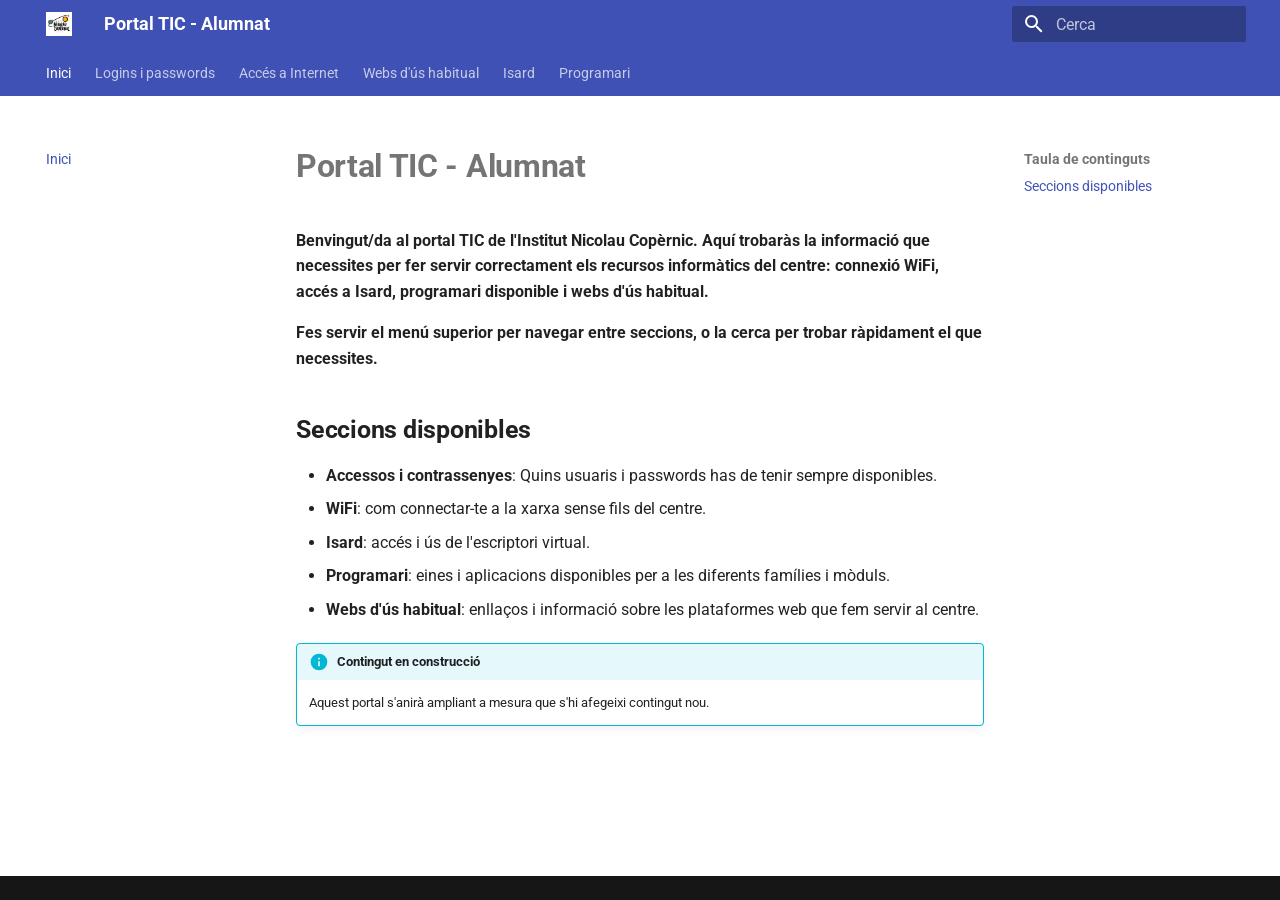
<file: index.html>
<!doctype html>
<html lang="ca" class="no-js">
  <head>
    
      <meta charset="utf-8">
      <meta name="viewport" content="width=device-width,initial-scale=1">
      
        <meta name="description" content="Portal de referència amb la informació TIC de l'Institut Nicolau Copèrnic">
      
      
        <meta name="author" content="Institut Nicolau Copèrnic">
      
      
      
      
        <link rel="next" href="accessos/">
      
      
        
      
      
      <link rel="icon" href="assets/img/Logotip.jpg">
      <meta name="generator" content="mkdocs-1.6.1, mkdocs-material-9.7.7">
    
    
      
        <title>Inici - Portal TIC - Alumnat</title>
      
    
    
      <link rel="stylesheet" href="assets/stylesheets/main.ec1eaa64.min.css">
      
        
        <link rel="stylesheet" href="assets/stylesheets/palette.ab4e12ef.min.css">
      
      


    
    
      
    
    
      
        
        
        <link rel="preconnect" href="https://fonts.gstatic.com" crossorigin>
        <link rel="stylesheet" href="https://fonts.googleapis.com/css?family=Roboto:300,300i,400,400i,700,700i%7CRoboto+Mono:400,400i,700,700i&display=fallback">
        <style>:root{--md-text-font:"Roboto";--md-code-font:"Roboto Mono"}</style>
      
    
    
      <link rel="stylesheet" href="stylesheets/extra.css">
    
    <script>__md_scope=new URL(".",location),__md_hash=e=>[...e].reduce(((e,_)=>(e<<5)-e+_.charCodeAt(0)),0),__md_get=(e,_=localStorage,t=__md_scope)=>JSON.parse(_.getItem(t.pathname+"."+e)),__md_set=(e,_,t=localStorage,a=__md_scope)=>{try{t.setItem(a.pathname+"."+e,JSON.stringify(_))}catch(e){}}</script>
    
      

    
    
  </head>
  
  
    
    
      
    
    
    
    
    <body dir="ltr" data-md-color-scheme="default" data-md-color-primary="indigo" data-md-color-accent="indigo">
  
    
    <input class="md-toggle" data-md-toggle="drawer" type="checkbox" id="__drawer" autocomplete="off">
    <input class="md-toggle" data-md-toggle="search" type="checkbox" id="__search" autocomplete="off">
    <label class="md-overlay" for="__drawer"></label>
    <div data-md-component="skip">
      
        
        <a href="#portal-tic-alumnat" class="md-skip">
          Salta el contingut
        </a>
      
    </div>
    <div data-md-component="announce">
      
    </div>
    
    
      

<header class="md-header" data-md-component="header">
  <nav class="md-header__inner md-grid" aria-label="Capçalera">
    <a href="." title="Portal TIC - Alumnat" class="md-header__button md-logo" aria-label="Portal TIC - Alumnat" data-md-component="logo">
      
  <img src="assets/img/Logotip.jpg" alt="logo">

    </a>
    <label class="md-header__button md-icon" for="__drawer">
      
      <svg xmlns="http://www.w3.org/2000/svg" viewBox="0 0 24 24"><path d="M3 6h18v2H3zm0 5h18v2H3zm0 5h18v2H3z"/></svg>
    </label>
    <div class="md-header__title" data-md-component="header-title">
      <div class="md-header__ellipsis">
        <div class="md-header__topic">
          <span class="md-ellipsis">
            Portal TIC - Alumnat
          </span>
        </div>
        <div class="md-header__topic" data-md-component="header-topic">
          <span class="md-ellipsis">
            
              Inici
            
          </span>
        </div>
      </div>
    </div>
    
      
        <form class="md-header__option" data-md-component="palette">
  
    
    
    
    <input class="md-option" data-md-color-media="" data-md-color-scheme="default" data-md-color-primary="indigo" data-md-color-accent="indigo"  aria-hidden="true"  type="radio" name="__palette" id="__palette_0">
    
  
</form>
      
    
    
      <script>var palette=__md_get("__palette");if(palette&&palette.color){if("(prefers-color-scheme)"===palette.color.media){var media=matchMedia("(prefers-color-scheme: light)"),input=document.querySelector(media.matches?"[data-md-color-media='(prefers-color-scheme: light)']":"[data-md-color-media='(prefers-color-scheme: dark)']");palette.color.media=input.getAttribute("data-md-color-media"),palette.color.scheme=input.getAttribute("data-md-color-scheme"),palette.color.primary=input.getAttribute("data-md-color-primary"),palette.color.accent=input.getAttribute("data-md-color-accent")}for(var[key,value]of Object.entries(palette.color))document.body.setAttribute("data-md-color-"+key,value)}</script>
    
    
    
      
      
        <label class="md-header__button md-icon" for="__search">
          
          <svg xmlns="http://www.w3.org/2000/svg" viewBox="0 0 24 24"><path d="M9.5 3A6.5 6.5 0 0 1 16 9.5c0 1.61-.59 3.09-1.56 4.23l.27.27h.79l5 5-1.5 1.5-5-5v-.79l-.27-.27A6.52 6.52 0 0 1 9.5 16 6.5 6.5 0 0 1 3 9.5 6.5 6.5 0 0 1 9.5 3m0 2C7 5 5 7 5 9.5S7 14 9.5 14 14 12 14 9.5 12 5 9.5 5"/></svg>
        </label>
        <div class="md-search" data-md-component="search" role="dialog">
  <label class="md-search__overlay" for="__search"></label>
  <div class="md-search__inner" role="search">
    <form class="md-search__form" name="search">
      <input type="text" class="md-search__input" name="query" aria-label="Cerca" placeholder="Cerca" autocapitalize="off" autocorrect="off" autocomplete="off" spellcheck="false" data-md-component="search-query" required>
      <label class="md-search__icon md-icon" for="__search">
        
        <svg xmlns="http://www.w3.org/2000/svg" viewBox="0 0 24 24"><path d="M9.5 3A6.5 6.5 0 0 1 16 9.5c0 1.61-.59 3.09-1.56 4.23l.27.27h.79l5 5-1.5 1.5-5-5v-.79l-.27-.27A6.52 6.52 0 0 1 9.5 16 6.5 6.5 0 0 1 3 9.5 6.5 6.5 0 0 1 9.5 3m0 2C7 5 5 7 5 9.5S7 14 9.5 14 14 12 14 9.5 12 5 9.5 5"/></svg>
        
        <svg xmlns="http://www.w3.org/2000/svg" viewBox="0 0 24 24"><path d="M20 11v2H8l5.5 5.5-1.42 1.42L4.16 12l7.92-7.92L13.5 5.5 8 11z"/></svg>
      </label>
      <nav class="md-search__options" aria-label="Cerca">
        
        <button type="reset" class="md-search__icon md-icon" title="Neteja" aria-label="Neteja" tabindex="-1">
          
          <svg xmlns="http://www.w3.org/2000/svg" viewBox="0 0 24 24"><path d="M19 6.41 17.59 5 12 10.59 6.41 5 5 6.41 10.59 12 5 17.59 6.41 19 12 13.41 17.59 19 19 17.59 13.41 12z"/></svg>
        </button>
      </nav>
      
        <div class="md-search__suggest" data-md-component="search-suggest"></div>
      
    </form>
    <div class="md-search__output">
      <div class="md-search__scrollwrap" tabindex="0" data-md-scrollfix>
        <div class="md-search-result" data-md-component="search-result">
          <div class="md-search-result__meta">
            Inicialitzant cerca
          </div>
          <ol class="md-search-result__list" role="presentation"></ol>
        </div>
      </div>
    </div>
  </div>
</div>
      
    
    
  </nav>
  
</header>
    
    <div class="md-container" data-md-component="container">
      
      
        
          
            
<nav class="md-tabs" aria-label="Pestanyes" data-md-component="tabs">
  <div class="md-grid">
    <ul class="md-tabs__list">
      
        
  
  
  
    
  
  
    <li class="md-tabs__item md-tabs__item--active">
      <a href="." class="md-tabs__link">
        
  
  
    
  
  Inici

      </a>
    </li>
  

      
        
  
  
  
  
    
    
      <li class="md-tabs__item">
        <a href="accessos/" class="md-tabs__link">
          
  
  
  Logins i passwords

        </a>
      </li>
    
  

      
        
  
  
  
  
    
    
      <li class="md-tabs__item">
        <a href="wifi/" class="md-tabs__link">
          
  
  
  Accés a Internet

        </a>
      </li>
    
  

      
        
  
  
  
  
    
    
      <li class="md-tabs__item">
        <a href="webs/" class="md-tabs__link">
          
  
  
  Webs d'ús habitual

        </a>
      </li>
    
  

      
        
  
  
  
  
    
    
      <li class="md-tabs__item">
        <a href="isard/" class="md-tabs__link">
          
  
  
  Isard

        </a>
      </li>
    
  

      
        
  
  
  
  
    
    
      <li class="md-tabs__item">
        <a href="programari/" class="md-tabs__link">
          
  
  
  Programari

        </a>
      </li>
    
  

      
    </ul>
  </div>
</nav>
          
        
      
      <main class="md-main" data-md-component="main">
        <div class="md-main__inner md-grid">
          
            
              
              <div class="md-sidebar md-sidebar--primary" data-md-component="sidebar" data-md-type="navigation" >
                <div class="md-sidebar__scrollwrap">
                  <div class="md-sidebar__inner">
                    


  


<nav class="md-nav md-nav--primary md-nav--lifted" aria-label="Navegació" data-md-level="0">
  <label class="md-nav__title" for="__drawer">
    <a href="." title="Portal TIC - Alumnat" class="md-nav__button md-logo" aria-label="Portal TIC - Alumnat" data-md-component="logo">
      
  <img src="assets/img/Logotip.jpg" alt="logo">

    </a>
    Portal TIC - Alumnat
  </label>
  
  <ul class="md-nav__list" data-md-scrollfix>
    
      
      
  
  
    
  
  
  
    <li class="md-nav__item md-nav__item--active">
      
      <input class="md-nav__toggle md-toggle" type="checkbox" id="__toc">
      
      
        
      
      
        <label class="md-nav__link md-nav__link--active" for="__toc">
          
  
  
  <span class="md-ellipsis">
    
  
    Inici
  

    
  </span>
  
  

          <span class="md-nav__icon md-icon"></span>
        </label>
      
      <a href="." class="md-nav__link md-nav__link--active">
        
  
  
  <span class="md-ellipsis">
    
  
    Inici
  

    
  </span>
  
  

      </a>
      
        

<nav class="md-nav md-nav--secondary" aria-label="Taula de continguts">
  
  
  
    
  
  
    <label class="md-nav__title" for="__toc">
      <span class="md-nav__icon md-icon"></span>
      Taula de continguts
    </label>
    <ul class="md-nav__list" data-md-component="toc" data-md-scrollfix>
      
        <li class="md-nav__item">
  <a href="#seccions-disponibles" class="md-nav__link">
    <span class="md-ellipsis">
      
        Seccions disponibles
      
    </span>
  </a>
  
</li>
      
    </ul>
  
</nav>
      
    </li>
  

    
      
      
  
  
  
  
    
    
    
    
      
      
    
    
    <li class="md-nav__item md-nav__item--nested">
      
        
        
          
        
        <input class="md-nav__toggle md-toggle md-toggle--indeterminate" type="checkbox" id="__nav_2" >
        
          
          <label class="md-nav__link" for="__nav_2" id="__nav_2_label" tabindex="0">
            
  
  
  <span class="md-ellipsis">
    
  
    Logins i passwords
  

    
  </span>
  
  

            <span class="md-nav__icon md-icon"></span>
          </label>
        
        <nav class="md-nav" data-md-level="1" aria-labelledby="__nav_2_label" aria-expanded="false">
          <label class="md-nav__title" for="__nav_2">
            <span class="md-nav__icon md-icon"></span>
            
  
    Logins i passwords
  

          </label>
          <ul class="md-nav__list" data-md-scrollfix>
            
              
                
  
  
  
  
    <li class="md-nav__item">
      <a href="accessos/" class="md-nav__link">
        
  
  
  <span class="md-ellipsis">
    
  
    Logins i passwords
  

    
  </span>
  
  

      </a>
    </li>
  

              
            
          </ul>
        </nav>
      
    </li>
  

    
      
      
  
  
  
  
    
    
    
    
      
      
    
    
    <li class="md-nav__item md-nav__item--nested">
      
        
        
          
        
        <input class="md-nav__toggle md-toggle md-toggle--indeterminate" type="checkbox" id="__nav_3" >
        
          
          <label class="md-nav__link" for="__nav_3" id="__nav_3_label" tabindex="0">
            
  
  
  <span class="md-ellipsis">
    
  
    Accés a Internet
  

    
  </span>
  
  

            <span class="md-nav__icon md-icon"></span>
          </label>
        
        <nav class="md-nav" data-md-level="1" aria-labelledby="__nav_3_label" aria-expanded="false">
          <label class="md-nav__title" for="__nav_3">
            <span class="md-nav__icon md-icon"></span>
            
  
    Accés a Internet
  

          </label>
          <ul class="md-nav__list" data-md-scrollfix>
            
              
                
  
  
  
  
    <li class="md-nav__item">
      <a href="wifi/" class="md-nav__link">
        
  
  
  <span class="md-ellipsis">
    
  
    Accés a Internet
  

    
  </span>
  
  

      </a>
    </li>
  

              
            
          </ul>
        </nav>
      
    </li>
  

    
      
      
  
  
  
  
    
    
    
    
      
      
    
    
    <li class="md-nav__item md-nav__item--nested">
      
        
        
          
        
        <input class="md-nav__toggle md-toggle md-toggle--indeterminate" type="checkbox" id="__nav_4" >
        
          
          <label class="md-nav__link" for="__nav_4" id="__nav_4_label" tabindex="0">
            
  
  
  <span class="md-ellipsis">
    
  
    Webs d'ús habitual
  

    
  </span>
  
  

            <span class="md-nav__icon md-icon"></span>
          </label>
        
        <nav class="md-nav" data-md-level="1" aria-labelledby="__nav_4_label" aria-expanded="false">
          <label class="md-nav__title" for="__nav_4">
            <span class="md-nav__icon md-icon"></span>
            
  
    Webs d'ús habitual
  

          </label>
          <ul class="md-nav__list" data-md-scrollfix>
            
              
                
  
  
  
  
    <li class="md-nav__item">
      <a href="webs/" class="md-nav__link">
        
  
  
  <span class="md-ellipsis">
    
  
    Webs d'ús habitual
  

    
  </span>
  
  

      </a>
    </li>
  

              
            
          </ul>
        </nav>
      
    </li>
  

    
      
      
  
  
  
  
    
    
    
    
      
      
    
    
    <li class="md-nav__item md-nav__item--nested">
      
        
        
          
        
        <input class="md-nav__toggle md-toggle md-toggle--indeterminate" type="checkbox" id="__nav_5" >
        
          
          <label class="md-nav__link" for="__nav_5" id="__nav_5_label" tabindex="0">
            
  
  
  <span class="md-ellipsis">
    
  
    Isard
  

    
  </span>
  
  

            <span class="md-nav__icon md-icon"></span>
          </label>
        
        <nav class="md-nav" data-md-level="1" aria-labelledby="__nav_5_label" aria-expanded="false">
          <label class="md-nav__title" for="__nav_5">
            <span class="md-nav__icon md-icon"></span>
            
  
    Isard
  

          </label>
          <ul class="md-nav__list" data-md-scrollfix>
            
              
                
  
  
  
  
    <li class="md-nav__item">
      <a href="isard/" class="md-nav__link">
        
  
  
  <span class="md-ellipsis">
    
  
    Isard
  

    
  </span>
  
  

      </a>
    </li>
  

              
            
          </ul>
        </nav>
      
    </li>
  

    
      
      
  
  
  
  
    
    
    
    
      
      
    
    
    <li class="md-nav__item md-nav__item--nested">
      
        
        
          
        
        <input class="md-nav__toggle md-toggle md-toggle--indeterminate" type="checkbox" id="__nav_6" >
        
          
          <label class="md-nav__link" for="__nav_6" id="__nav_6_label" tabindex="0">
            
  
  
  <span class="md-ellipsis">
    
  
    Programari
  

    
  </span>
  
  

            <span class="md-nav__icon md-icon"></span>
          </label>
        
        <nav class="md-nav" data-md-level="1" aria-labelledby="__nav_6_label" aria-expanded="false">
          <label class="md-nav__title" for="__nav_6">
            <span class="md-nav__icon md-icon"></span>
            
  
    Programari
  

          </label>
          <ul class="md-nav__list" data-md-scrollfix>
            
              
                
  
  
  
  
    <li class="md-nav__item">
      <a href="programari/" class="md-nav__link">
        
  
  
  <span class="md-ellipsis">
    
  
    Programari
  

    
  </span>
  
  

      </a>
    </li>
  

              
            
          </ul>
        </nav>
      
    </li>
  

    
  </ul>
</nav>
                  </div>
                </div>
              </div>
            
            
              
              <div class="md-sidebar md-sidebar--secondary" data-md-component="sidebar" data-md-type="toc" >
                <div class="md-sidebar__scrollwrap">
                  <div class="md-sidebar__inner">
                    

<nav class="md-nav md-nav--secondary" aria-label="Taula de continguts">
  
  
  
    
  
  
    <label class="md-nav__title" for="__toc">
      <span class="md-nav__icon md-icon"></span>
      Taula de continguts
    </label>
    <ul class="md-nav__list" data-md-component="toc" data-md-scrollfix>
      
        <li class="md-nav__item">
  <a href="#seccions-disponibles" class="md-nav__link">
    <span class="md-ellipsis">
      
        Seccions disponibles
      
    </span>
  </a>
  
</li>
      
    </ul>
  
</nav>
                  </div>
                </div>
              </div>
            
          
          
            <div class="md-content" data-md-component="content">
              
              <article class="md-content__inner md-typeset">
                
                  



<h1 id="portal-tic-alumnat"><strong>Portal TIC - Alumnat</strong><a class="headerlink" href="#portal-tic-alumnat" title="Permanent link">&para;</a></h1>
<p><strong>Benvingut/da al portal TIC de l'Institut Nicolau Copèrnic. Aquí trobaràs la informació que necessites per fer servir correctament els recursos informàtics del centre: connexió WiFi, accés a Isard, programari disponible i webs d'ús habitual.</strong></p>
<p><strong>Fes servir el menú superior per navegar entre seccions, o la cerca per trobar ràpidament el que necessites.</strong></p>
<h2 id="seccions-disponibles"><strong>Seccions disponibles</strong><a class="headerlink" href="#seccions-disponibles" title="Permanent link">&para;</a></h2>
<ul>
<li><strong>Accessos i contrassenyes</strong>: Quins usuaris i passwords has de tenir sempre disponibles.</li>
<li><strong>WiFi</strong>: com connectar-te a la xarxa sense fils del centre.</li>
<li><strong>Isard</strong>: accés i ús de l'escriptori virtual.</li>
<li><strong>Programari</strong>: eines i aplicacions disponibles per a les diferents famílies i mòduls.</li>
<li><strong>Webs d'ús habitual</strong>: enllaços i informació sobre les plataformes web que fem servir al centre.</li>
</ul>
<div class="admonition info">
<p class="admonition-title">Contingut en construcció</p>
<p>Aquest portal s'anirà ampliant a mesura que s'hi afegeixi contingut nou.</p>
</div>







  
  






                
              </article>
            </div>
          
          
<script>var target=document.getElementById(location.hash.slice(1));target&&target.name&&(target.checked=target.name.startsWith("__tabbed_"))</script>
        </div>
        
          <button type="button" class="md-top md-icon" data-md-component="top" hidden>
  
  <svg xmlns="http://www.w3.org/2000/svg" viewBox="0 0 24 24"><path d="M13 20h-2V8l-5.5 5.5-1.42-1.42L12 4.16l7.92 7.92-1.42 1.42L13 8z"/></svg>
  Torna a l'inici
</button>
        
      </main>
      
        <footer class="md-footer">
  
  <div class="md-footer-meta md-typeset">
    <div class="md-footer-meta__inner md-grid">
      <div class="md-copyright">
  
  
</div>
      
    </div>
  </div>
</footer>
      
    </div>
    <div class="md-dialog" data-md-component="dialog">
      <div class="md-dialog__inner md-typeset"></div>
    </div>
    
    
    
      
      
      <script id="__config" type="application/json">{"annotate": null, "base": ".", "features": ["navigation.tabs", "navigation.top", "navigation.expand", "search.suggest", "search.highlight", "content.code.copy"], "search": "assets/javascripts/workers/search.2c215733.min.js", "tags": null, "translations": {"clipboard.copied": "Copiat al porta-retalls", "clipboard.copy": "C\u00f2pia al porta-retalls", "search.result.more.one": "1 m\u00e9s en aquesta p\u00e0gina", "search.result.more.other": "# m\u00e9s en aquesta p\u00e0gina", "search.result.none": "Cap document coincideix", "search.result.one": "1 document coincident", "search.result.other": "# documents coincidents", "search.result.placeholder": "Escriu per a comen\u00e7ar a cercar", "search.result.term.missing": "Desaparegut", "select.version": "Selecciona la versi\u00f3"}, "version": null}</script>
    
    
      <script src="assets/javascripts/bundle.d7400e89.min.js"></script>
      
    
  </body>
</html>
</file>
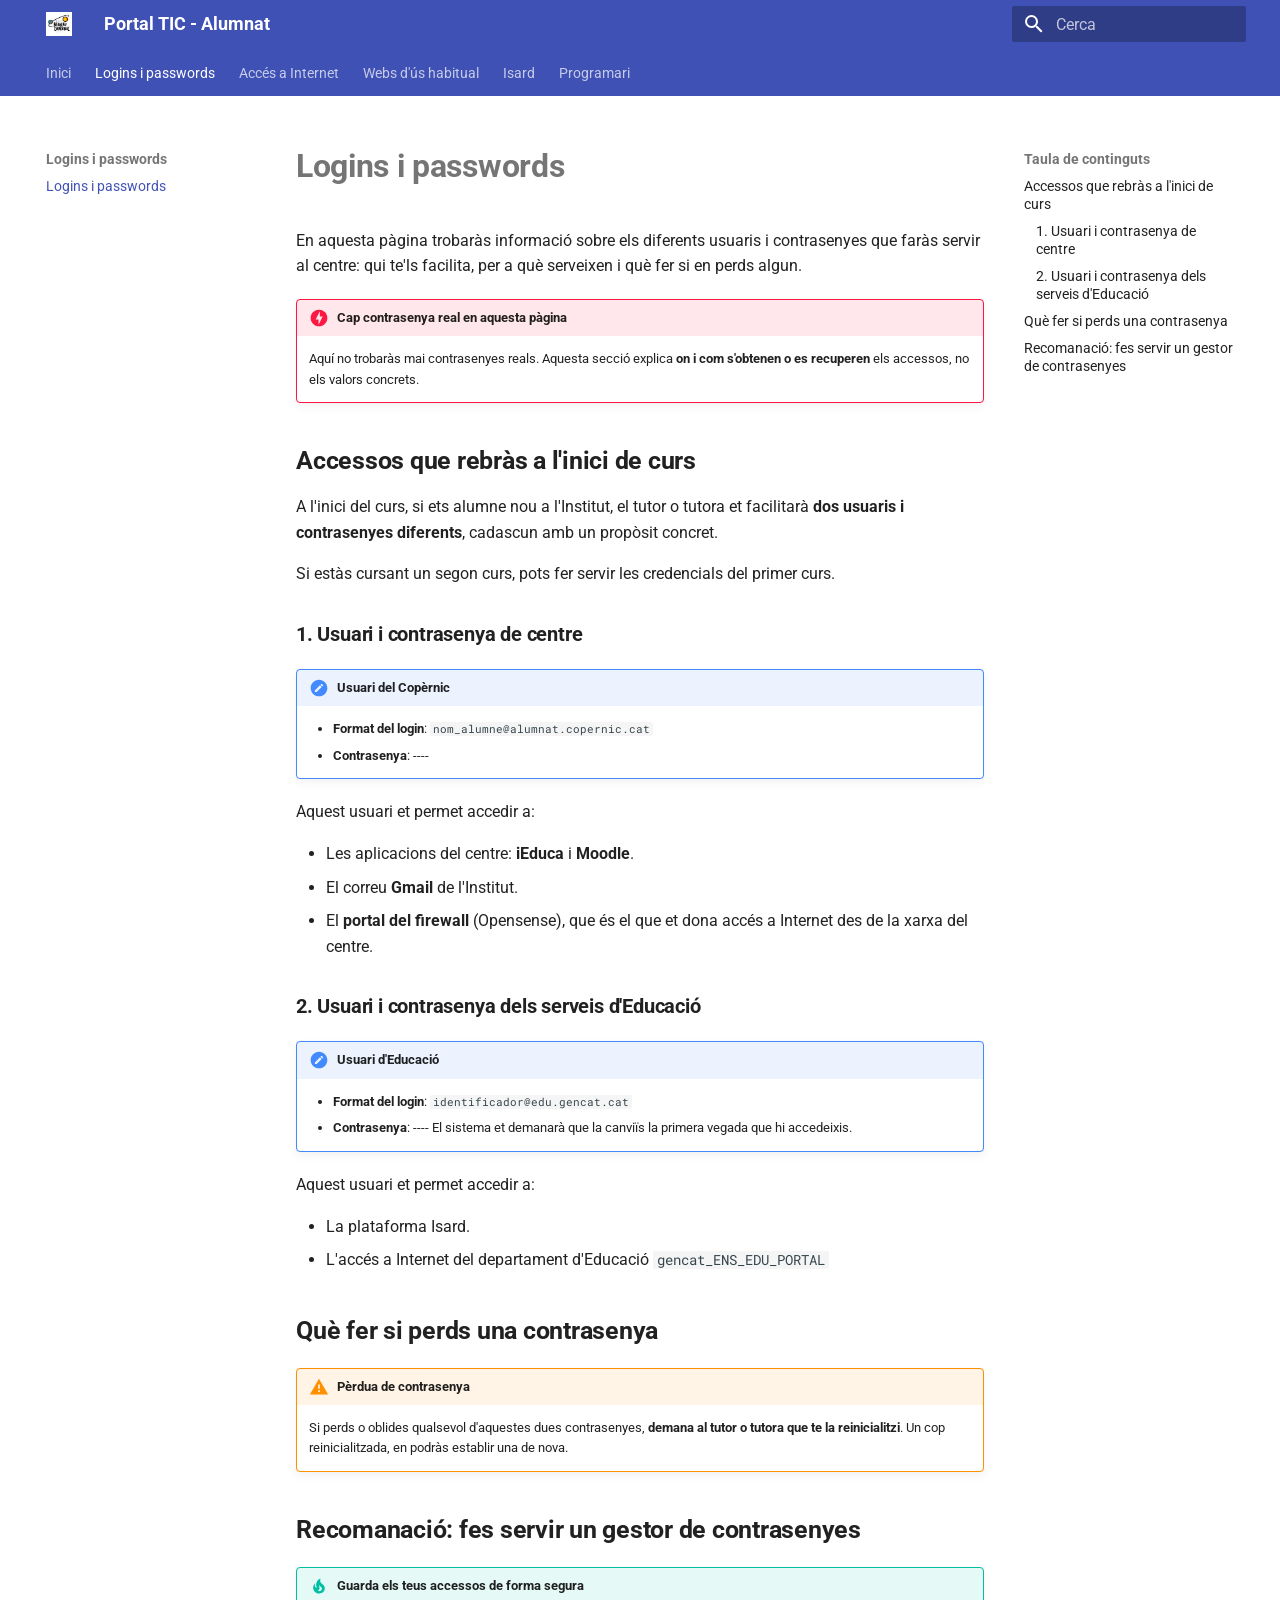
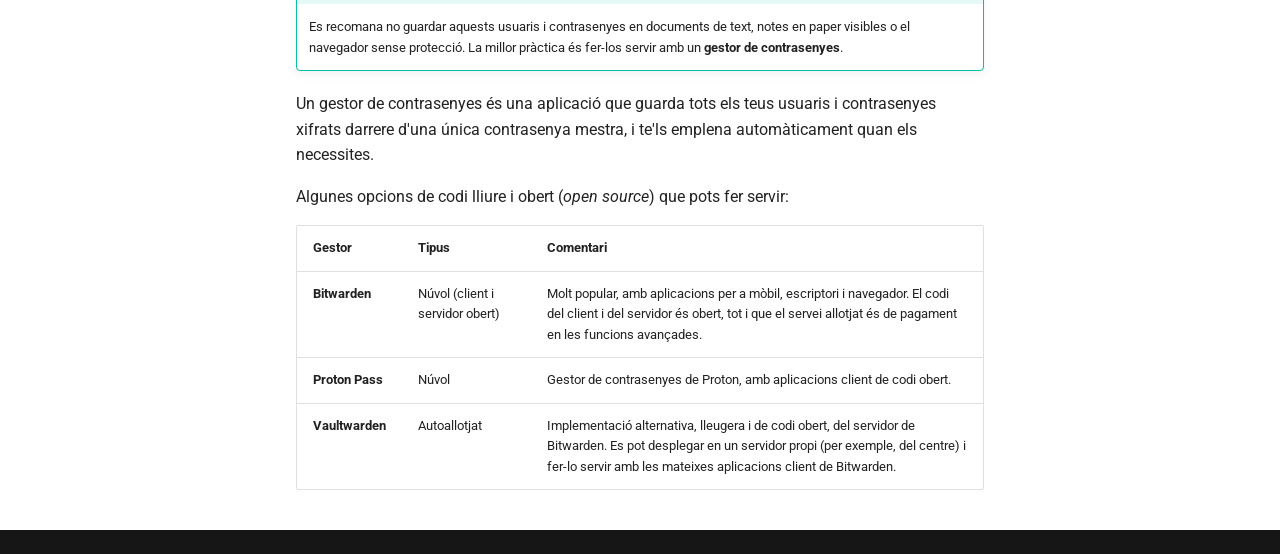
<file: accessos/index.html>
<!doctype html>
<html lang="ca" class="no-js">
  <head>
    
      <meta charset="utf-8">
      <meta name="viewport" content="width=device-width,initial-scale=1">
      
        <meta name="description" content="Portal de referència amb la informació TIC de l'Institut Nicolau Copèrnic">
      
      
        <meta name="author" content="Institut Nicolau Copèrnic">
      
      
      
        <link rel="prev" href="..">
      
      
        <link rel="next" href="../wifi/">
      
      
        
      
      
      <link rel="icon" href="../assets/img/Logotip.jpg">
      <meta name="generator" content="mkdocs-1.6.1, mkdocs-material-9.7.7">
    
    
      
        <title>Logins i passwords - Portal TIC - Alumnat</title>
      
    
    
      <link rel="stylesheet" href="../assets/stylesheets/main.ec1eaa64.min.css">
      
        
        <link rel="stylesheet" href="../assets/stylesheets/palette.ab4e12ef.min.css">
      
      


    
    
      
    
    
      
        
        
        <link rel="preconnect" href="https://fonts.gstatic.com" crossorigin>
        <link rel="stylesheet" href="https://fonts.googleapis.com/css?family=Roboto:300,300i,400,400i,700,700i%7CRoboto+Mono:400,400i,700,700i&display=fallback">
        <style>:root{--md-text-font:"Roboto";--md-code-font:"Roboto Mono"}</style>
      
    
    
      <link rel="stylesheet" href="../stylesheets/extra.css">
    
    <script>__md_scope=new URL("..",location),__md_hash=e=>[...e].reduce(((e,_)=>(e<<5)-e+_.charCodeAt(0)),0),__md_get=(e,_=localStorage,t=__md_scope)=>JSON.parse(_.getItem(t.pathname+"."+e)),__md_set=(e,_,t=localStorage,a=__md_scope)=>{try{t.setItem(a.pathname+"."+e,JSON.stringify(_))}catch(e){}}</script>
    
      

    
    
  </head>
  
  
    
    
      
    
    
    
    
    <body dir="ltr" data-md-color-scheme="default" data-md-color-primary="indigo" data-md-color-accent="indigo">
  
    
    <input class="md-toggle" data-md-toggle="drawer" type="checkbox" id="__drawer" autocomplete="off">
    <input class="md-toggle" data-md-toggle="search" type="checkbox" id="__search" autocomplete="off">
    <label class="md-overlay" for="__drawer"></label>
    <div data-md-component="skip">
      
        
        <a href="#logins-i-passwords" class="md-skip">
          Salta el contingut
        </a>
      
    </div>
    <div data-md-component="announce">
      
    </div>
    
    
      

<header class="md-header" data-md-component="header">
  <nav class="md-header__inner md-grid" aria-label="Capçalera">
    <a href=".." title="Portal TIC - Alumnat" class="md-header__button md-logo" aria-label="Portal TIC - Alumnat" data-md-component="logo">
      
  <img src="../assets/img/Logotip.jpg" alt="logo">

    </a>
    <label class="md-header__button md-icon" for="__drawer">
      
      <svg xmlns="http://www.w3.org/2000/svg" viewBox="0 0 24 24"><path d="M3 6h18v2H3zm0 5h18v2H3zm0 5h18v2H3z"/></svg>
    </label>
    <div class="md-header__title" data-md-component="header-title">
      <div class="md-header__ellipsis">
        <div class="md-header__topic">
          <span class="md-ellipsis">
            Portal TIC - Alumnat
          </span>
        </div>
        <div class="md-header__topic" data-md-component="header-topic">
          <span class="md-ellipsis">
            
              Logins i passwords
            
          </span>
        </div>
      </div>
    </div>
    
      
        <form class="md-header__option" data-md-component="palette">
  
    
    
    
    <input class="md-option" data-md-color-media="" data-md-color-scheme="default" data-md-color-primary="indigo" data-md-color-accent="indigo"  aria-hidden="true"  type="radio" name="__palette" id="__palette_0">
    
  
</form>
      
    
    
      <script>var palette=__md_get("__palette");if(palette&&palette.color){if("(prefers-color-scheme)"===palette.color.media){var media=matchMedia("(prefers-color-scheme: light)"),input=document.querySelector(media.matches?"[data-md-color-media='(prefers-color-scheme: light)']":"[data-md-color-media='(prefers-color-scheme: dark)']");palette.color.media=input.getAttribute("data-md-color-media"),palette.color.scheme=input.getAttribute("data-md-color-scheme"),palette.color.primary=input.getAttribute("data-md-color-primary"),palette.color.accent=input.getAttribute("data-md-color-accent")}for(var[key,value]of Object.entries(palette.color))document.body.setAttribute("data-md-color-"+key,value)}</script>
    
    
    
      
      
        <label class="md-header__button md-icon" for="__search">
          
          <svg xmlns="http://www.w3.org/2000/svg" viewBox="0 0 24 24"><path d="M9.5 3A6.5 6.5 0 0 1 16 9.5c0 1.61-.59 3.09-1.56 4.23l.27.27h.79l5 5-1.5 1.5-5-5v-.79l-.27-.27A6.52 6.52 0 0 1 9.5 16 6.5 6.5 0 0 1 3 9.5 6.5 6.5 0 0 1 9.5 3m0 2C7 5 5 7 5 9.5S7 14 9.5 14 14 12 14 9.5 12 5 9.5 5"/></svg>
        </label>
        <div class="md-search" data-md-component="search" role="dialog">
  <label class="md-search__overlay" for="__search"></label>
  <div class="md-search__inner" role="search">
    <form class="md-search__form" name="search">
      <input type="text" class="md-search__input" name="query" aria-label="Cerca" placeholder="Cerca" autocapitalize="off" autocorrect="off" autocomplete="off" spellcheck="false" data-md-component="search-query" required>
      <label class="md-search__icon md-icon" for="__search">
        
        <svg xmlns="http://www.w3.org/2000/svg" viewBox="0 0 24 24"><path d="M9.5 3A6.5 6.5 0 0 1 16 9.5c0 1.61-.59 3.09-1.56 4.23l.27.27h.79l5 5-1.5 1.5-5-5v-.79l-.27-.27A6.52 6.52 0 0 1 9.5 16 6.5 6.5 0 0 1 3 9.5 6.5 6.5 0 0 1 9.5 3m0 2C7 5 5 7 5 9.5S7 14 9.5 14 14 12 14 9.5 12 5 9.5 5"/></svg>
        
        <svg xmlns="http://www.w3.org/2000/svg" viewBox="0 0 24 24"><path d="M20 11v2H8l5.5 5.5-1.42 1.42L4.16 12l7.92-7.92L13.5 5.5 8 11z"/></svg>
      </label>
      <nav class="md-search__options" aria-label="Cerca">
        
        <button type="reset" class="md-search__icon md-icon" title="Neteja" aria-label="Neteja" tabindex="-1">
          
          <svg xmlns="http://www.w3.org/2000/svg" viewBox="0 0 24 24"><path d="M19 6.41 17.59 5 12 10.59 6.41 5 5 6.41 10.59 12 5 17.59 6.41 19 12 13.41 17.59 19 19 17.59 13.41 12z"/></svg>
        </button>
      </nav>
      
        <div class="md-search__suggest" data-md-component="search-suggest"></div>
      
    </form>
    <div class="md-search__output">
      <div class="md-search__scrollwrap" tabindex="0" data-md-scrollfix>
        <div class="md-search-result" data-md-component="search-result">
          <div class="md-search-result__meta">
            Inicialitzant cerca
          </div>
          <ol class="md-search-result__list" role="presentation"></ol>
        </div>
      </div>
    </div>
  </div>
</div>
      
    
    
  </nav>
  
</header>
    
    <div class="md-container" data-md-component="container">
      
      
        
          
            
<nav class="md-tabs" aria-label="Pestanyes" data-md-component="tabs">
  <div class="md-grid">
    <ul class="md-tabs__list">
      
        
  
  
  
  
    <li class="md-tabs__item">
      <a href=".." class="md-tabs__link">
        
  
  
    
  
  Inici

      </a>
    </li>
  

      
        
  
  
  
    
  
  
    
    
      <li class="md-tabs__item md-tabs__item--active">
        <a href="./" class="md-tabs__link">
          
  
  
  Logins i passwords

        </a>
      </li>
    
  

      
        
  
  
  
  
    
    
      <li class="md-tabs__item">
        <a href="../wifi/" class="md-tabs__link">
          
  
  
  Accés a Internet

        </a>
      </li>
    
  

      
        
  
  
  
  
    
    
      <li class="md-tabs__item">
        <a href="../webs/" class="md-tabs__link">
          
  
  
  Webs d'ús habitual

        </a>
      </li>
    
  

      
        
  
  
  
  
    
    
      <li class="md-tabs__item">
        <a href="../isard/" class="md-tabs__link">
          
  
  
  Isard

        </a>
      </li>
    
  

      
        
  
  
  
  
    
    
      <li class="md-tabs__item">
        <a href="../programari/" class="md-tabs__link">
          
  
  
  Programari

        </a>
      </li>
    
  

      
    </ul>
  </div>
</nav>
          
        
      
      <main class="md-main" data-md-component="main">
        <div class="md-main__inner md-grid">
          
            
              
              <div class="md-sidebar md-sidebar--primary" data-md-component="sidebar" data-md-type="navigation" >
                <div class="md-sidebar__scrollwrap">
                  <div class="md-sidebar__inner">
                    


  


<nav class="md-nav md-nav--primary md-nav--lifted" aria-label="Navegació" data-md-level="0">
  <label class="md-nav__title" for="__drawer">
    <a href=".." title="Portal TIC - Alumnat" class="md-nav__button md-logo" aria-label="Portal TIC - Alumnat" data-md-component="logo">
      
  <img src="../assets/img/Logotip.jpg" alt="logo">

    </a>
    Portal TIC - Alumnat
  </label>
  
  <ul class="md-nav__list" data-md-scrollfix>
    
      
      
  
  
  
  
    <li class="md-nav__item">
      <a href=".." class="md-nav__link">
        
  
  
  <span class="md-ellipsis">
    
  
    Inici
  

    
  </span>
  
  

      </a>
    </li>
  

    
      
      
  
  
    
  
  
  
    
    
    
    
      
        
        
      
      
    
    
    <li class="md-nav__item md-nav__item--active md-nav__item--section md-nav__item--nested">
      
        
        
        <input class="md-nav__toggle md-toggle " type="checkbox" id="__nav_2" checked>
        
          
          <label class="md-nav__link" for="__nav_2" id="__nav_2_label" tabindex="">
            
  
  
  <span class="md-ellipsis">
    
  
    Logins i passwords
  

    
  </span>
  
  

            <span class="md-nav__icon md-icon"></span>
          </label>
        
        <nav class="md-nav" data-md-level="1" aria-labelledby="__nav_2_label" aria-expanded="true">
          <label class="md-nav__title" for="__nav_2">
            <span class="md-nav__icon md-icon"></span>
            
  
    Logins i passwords
  

          </label>
          <ul class="md-nav__list" data-md-scrollfix>
            
              
                
  
  
    
  
  
  
    <li class="md-nav__item md-nav__item--active">
      
      <input class="md-nav__toggle md-toggle" type="checkbox" id="__toc">
      
      
        
      
      
        <label class="md-nav__link md-nav__link--active" for="__toc">
          
  
  
  <span class="md-ellipsis">
    
  
    Logins i passwords
  

    
  </span>
  
  

          <span class="md-nav__icon md-icon"></span>
        </label>
      
      <a href="./" class="md-nav__link md-nav__link--active">
        
  
  
  <span class="md-ellipsis">
    
  
    Logins i passwords
  

    
  </span>
  
  

      </a>
      
        

<nav class="md-nav md-nav--secondary" aria-label="Taula de continguts">
  
  
  
    
  
  
    <label class="md-nav__title" for="__toc">
      <span class="md-nav__icon md-icon"></span>
      Taula de continguts
    </label>
    <ul class="md-nav__list" data-md-component="toc" data-md-scrollfix>
      
        <li class="md-nav__item">
  <a href="#accessos-que-rebras-a-linici-de-curs" class="md-nav__link">
    <span class="md-ellipsis">
      
        Accessos que rebràs a l'inici de curs
      
    </span>
  </a>
  
    <nav class="md-nav" aria-label="Accessos que rebràs a l&#39;inici de curs">
      <ul class="md-nav__list">
        
          <li class="md-nav__item">
  <a href="#1-usuari-i-contrasenya-de-centre" class="md-nav__link">
    <span class="md-ellipsis">
      
        1. Usuari i contrasenya de centre
      
    </span>
  </a>
  
</li>
        
          <li class="md-nav__item">
  <a href="#2-usuari-i-contrasenya-dels-serveis-deducacio" class="md-nav__link">
    <span class="md-ellipsis">
      
        2. Usuari i contrasenya dels serveis d'Educació
      
    </span>
  </a>
  
</li>
        
      </ul>
    </nav>
  
</li>
      
        <li class="md-nav__item">
  <a href="#que-fer-si-perds-una-contrasenya" class="md-nav__link">
    <span class="md-ellipsis">
      
        Què fer si perds una contrasenya
      
    </span>
  </a>
  
</li>
      
        <li class="md-nav__item">
  <a href="#recomanacio-fes-servir-un-gestor-de-contrasenyes" class="md-nav__link">
    <span class="md-ellipsis">
      
        Recomanació: fes servir un gestor de contrasenyes
      
    </span>
  </a>
  
</li>
      
    </ul>
  
</nav>
      
    </li>
  

              
            
          </ul>
        </nav>
      
    </li>
  

    
      
      
  
  
  
  
    
    
    
    
      
      
    
    
    <li class="md-nav__item md-nav__item--nested">
      
        
        
          
        
        <input class="md-nav__toggle md-toggle md-toggle--indeterminate" type="checkbox" id="__nav_3" >
        
          
          <label class="md-nav__link" for="__nav_3" id="__nav_3_label" tabindex="0">
            
  
  
  <span class="md-ellipsis">
    
  
    Accés a Internet
  

    
  </span>
  
  

            <span class="md-nav__icon md-icon"></span>
          </label>
        
        <nav class="md-nav" data-md-level="1" aria-labelledby="__nav_3_label" aria-expanded="false">
          <label class="md-nav__title" for="__nav_3">
            <span class="md-nav__icon md-icon"></span>
            
  
    Accés a Internet
  

          </label>
          <ul class="md-nav__list" data-md-scrollfix>
            
              
                
  
  
  
  
    <li class="md-nav__item">
      <a href="../wifi/" class="md-nav__link">
        
  
  
  <span class="md-ellipsis">
    
  
    Accés a Internet
  

    
  </span>
  
  

      </a>
    </li>
  

              
            
          </ul>
        </nav>
      
    </li>
  

    
      
      
  
  
  
  
    
    
    
    
      
      
    
    
    <li class="md-nav__item md-nav__item--nested">
      
        
        
          
        
        <input class="md-nav__toggle md-toggle md-toggle--indeterminate" type="checkbox" id="__nav_4" >
        
          
          <label class="md-nav__link" for="__nav_4" id="__nav_4_label" tabindex="0">
            
  
  
  <span class="md-ellipsis">
    
  
    Webs d'ús habitual
  

    
  </span>
  
  

            <span class="md-nav__icon md-icon"></span>
          </label>
        
        <nav class="md-nav" data-md-level="1" aria-labelledby="__nav_4_label" aria-expanded="false">
          <label class="md-nav__title" for="__nav_4">
            <span class="md-nav__icon md-icon"></span>
            
  
    Webs d'ús habitual
  

          </label>
          <ul class="md-nav__list" data-md-scrollfix>
            
              
                
  
  
  
  
    <li class="md-nav__item">
      <a href="../webs/" class="md-nav__link">
        
  
  
  <span class="md-ellipsis">
    
  
    Webs d'ús habitual
  

    
  </span>
  
  

      </a>
    </li>
  

              
            
          </ul>
        </nav>
      
    </li>
  

    
      
      
  
  
  
  
    
    
    
    
      
      
    
    
    <li class="md-nav__item md-nav__item--nested">
      
        
        
          
        
        <input class="md-nav__toggle md-toggle md-toggle--indeterminate" type="checkbox" id="__nav_5" >
        
          
          <label class="md-nav__link" for="__nav_5" id="__nav_5_label" tabindex="0">
            
  
  
  <span class="md-ellipsis">
    
  
    Isard
  

    
  </span>
  
  

            <span class="md-nav__icon md-icon"></span>
          </label>
        
        <nav class="md-nav" data-md-level="1" aria-labelledby="__nav_5_label" aria-expanded="false">
          <label class="md-nav__title" for="__nav_5">
            <span class="md-nav__icon md-icon"></span>
            
  
    Isard
  

          </label>
          <ul class="md-nav__list" data-md-scrollfix>
            
              
                
  
  
  
  
    <li class="md-nav__item">
      <a href="../isard/" class="md-nav__link">
        
  
  
  <span class="md-ellipsis">
    
  
    Isard
  

    
  </span>
  
  

      </a>
    </li>
  

              
            
          </ul>
        </nav>
      
    </li>
  

    
      
      
  
  
  
  
    
    
    
    
      
      
    
    
    <li class="md-nav__item md-nav__item--nested">
      
        
        
          
        
        <input class="md-nav__toggle md-toggle md-toggle--indeterminate" type="checkbox" id="__nav_6" >
        
          
          <label class="md-nav__link" for="__nav_6" id="__nav_6_label" tabindex="0">
            
  
  
  <span class="md-ellipsis">
    
  
    Programari
  

    
  </span>
  
  

            <span class="md-nav__icon md-icon"></span>
          </label>
        
        <nav class="md-nav" data-md-level="1" aria-labelledby="__nav_6_label" aria-expanded="false">
          <label class="md-nav__title" for="__nav_6">
            <span class="md-nav__icon md-icon"></span>
            
  
    Programari
  

          </label>
          <ul class="md-nav__list" data-md-scrollfix>
            
              
                
  
  
  
  
    <li class="md-nav__item">
      <a href="../programari/" class="md-nav__link">
        
  
  
  <span class="md-ellipsis">
    
  
    Programari
  

    
  </span>
  
  

      </a>
    </li>
  

              
            
          </ul>
        </nav>
      
    </li>
  

    
  </ul>
</nav>
                  </div>
                </div>
              </div>
            
            
              
              <div class="md-sidebar md-sidebar--secondary" data-md-component="sidebar" data-md-type="toc" >
                <div class="md-sidebar__scrollwrap">
                  <div class="md-sidebar__inner">
                    

<nav class="md-nav md-nav--secondary" aria-label="Taula de continguts">
  
  
  
    
  
  
    <label class="md-nav__title" for="__toc">
      <span class="md-nav__icon md-icon"></span>
      Taula de continguts
    </label>
    <ul class="md-nav__list" data-md-component="toc" data-md-scrollfix>
      
        <li class="md-nav__item">
  <a href="#accessos-que-rebras-a-linici-de-curs" class="md-nav__link">
    <span class="md-ellipsis">
      
        Accessos que rebràs a l'inici de curs
      
    </span>
  </a>
  
    <nav class="md-nav" aria-label="Accessos que rebràs a l&#39;inici de curs">
      <ul class="md-nav__list">
        
          <li class="md-nav__item">
  <a href="#1-usuari-i-contrasenya-de-centre" class="md-nav__link">
    <span class="md-ellipsis">
      
        1. Usuari i contrasenya de centre
      
    </span>
  </a>
  
</li>
        
          <li class="md-nav__item">
  <a href="#2-usuari-i-contrasenya-dels-serveis-deducacio" class="md-nav__link">
    <span class="md-ellipsis">
      
        2. Usuari i contrasenya dels serveis d'Educació
      
    </span>
  </a>
  
</li>
        
      </ul>
    </nav>
  
</li>
      
        <li class="md-nav__item">
  <a href="#que-fer-si-perds-una-contrasenya" class="md-nav__link">
    <span class="md-ellipsis">
      
        Què fer si perds una contrasenya
      
    </span>
  </a>
  
</li>
      
        <li class="md-nav__item">
  <a href="#recomanacio-fes-servir-un-gestor-de-contrasenyes" class="md-nav__link">
    <span class="md-ellipsis">
      
        Recomanació: fes servir un gestor de contrasenyes
      
    </span>
  </a>
  
</li>
      
    </ul>
  
</nav>
                  </div>
                </div>
              </div>
            
          
          
            <div class="md-content" data-md-component="content">
              
              <article class="md-content__inner md-typeset">
                
                  



<h1 id="logins-i-passwords">Logins i passwords<a class="headerlink" href="#logins-i-passwords" title="Permanent link">&para;</a></h1>
<p>En aquesta pàgina trobaràs informació sobre els diferents usuaris i contrasenyes que faràs servir al centre: qui te'ls facilita, per a què serveixen i què fer si en perds algun.</p>
<div class="admonition danger">
<p class="admonition-title">Cap contrasenya real en aquesta pàgina</p>
<p>Aquí no trobaràs mai contrasenyes reals. Aquesta secció explica <strong>on i com s'obtenen o es recuperen</strong> els accessos, no els valors concrets.</p>
</div>
<h2 id="accessos-que-rebras-a-linici-de-curs">Accessos que rebràs a l'inici de curs<a class="headerlink" href="#accessos-que-rebras-a-linici-de-curs" title="Permanent link">&para;</a></h2>
<p>A l'inici del curs, si ets alumne nou a l'Institut, el tutor o tutora et facilitarà <strong>dos usuaris i contrasenyes diferents</strong>, cadascun amb un propòsit concret.  </p>
<p>Si estàs cursant un segon curs, pots fer servir les credencials del primer curs.</p>
<h3 id="1-usuari-i-contrasenya-de-centre">1. Usuari i contrasenya de centre<a class="headerlink" href="#1-usuari-i-contrasenya-de-centre" title="Permanent link">&para;</a></h3>
<div class="admonition note">
<p class="admonition-title">Usuari del Copèrnic</p>
<ul>
<li><strong>Format del login</strong>: <code>nom_alumne@alumnat.copernic.cat</code></li>
<li><strong>Contrasenya</strong>: ----</li>
</ul>
</div>
<p>Aquest usuari et permet accedir a:</p>
<ul>
<li>Les aplicacions del centre: <strong>iEduca</strong> i <strong>Moodle</strong>.</li>
<li>El correu <strong>Gmail</strong> de l'Institut.</li>
<li>El <strong>portal del firewall</strong> (Opensense), que és el que et dona accés a Internet des de la xarxa del centre.</li>
</ul>
<h3 id="2-usuari-i-contrasenya-dels-serveis-deducacio">2. Usuari i contrasenya dels serveis d'Educació<a class="headerlink" href="#2-usuari-i-contrasenya-dels-serveis-deducacio" title="Permanent link">&para;</a></h3>
<div class="admonition note">
<p class="admonition-title">Usuari d'Educació</p>
<ul>
<li><strong>Format del login</strong>: <code>identificador@edu.gencat.cat</code></li>
<li><strong>Contrasenya</strong>: ----  El sistema et demanarà que la canviïs la primera vegada que hi accedeixis.</li>
</ul>
</div>
<p>Aquest usuari et permet accedir a:</p>
<ul>
<li>La plataforma Isard.</li>
<li>L'accés a Internet del departament d'Educació <code>gencat_ENS_EDU_PORTAL</code></li>
</ul>
<h2 id="que-fer-si-perds-una-contrasenya">Què fer si perds una contrasenya<a class="headerlink" href="#que-fer-si-perds-una-contrasenya" title="Permanent link">&para;</a></h2>
<div class="admonition warning">
<p class="admonition-title">Pèrdua de contrasenya</p>
<p>Si perds o oblides qualsevol d'aquestes dues contrasenyes, <strong>demana al tutor o tutora que te la reinicialitzi</strong>. Un cop reinicialitzada, en podràs establir una de nova.</p>
</div>
<h2 id="recomanacio-fes-servir-un-gestor-de-contrasenyes">Recomanació: fes servir un gestor de contrasenyes<a class="headerlink" href="#recomanacio-fes-servir-un-gestor-de-contrasenyes" title="Permanent link">&para;</a></h2>
<div class="admonition tip">
<p class="admonition-title">Guarda els teus accessos de forma segura</p>
<p>Es recomana no guardar aquests usuaris i contrasenyes en documents de text, notes en paper visibles o el navegador sense protecció. La millor pràctica és fer-los servir amb un <strong>gestor de contrasenyes</strong>.</p>
</div>
<p>Un gestor de contrasenyes és una aplicació que guarda tots els teus usuaris i contrasenyes xifrats darrere d'una única contrasenya mestra, i te'ls emplena automàticament quan els necessites.</p>
<p>Algunes opcions de codi lliure i obert (<em>open source</em>) que pots fer servir:</p>
<table>
<thead>
<tr>
<th>Gestor</th>
<th>Tipus</th>
<th>Comentari</th>
</tr>
</thead>
<tbody>
<tr>
<td><strong>Bitwarden</strong></td>
<td>Núvol (client i servidor obert)</td>
<td>Molt popular, amb aplicacions per a mòbil, escriptori i navegador. El codi del client i del servidor és obert, tot i que el servei allotjat és de pagament en les funcions avançades.</td>
</tr>
<tr>
<td><strong>Proton Pass</strong></td>
<td>Núvol</td>
<td>Gestor de contrasenyes de Proton, amb aplicacions client de codi obert.</td>
</tr>
<tr>
<td><strong>Vaultwarden</strong></td>
<td>Autoallotjat</td>
<td>Implementació alternativa, lleugera i de codi obert, del servidor de Bitwarden. Es pot desplegar en un servidor propi (per exemple, del centre) i fer-lo servir amb les mateixes aplicacions client de Bitwarden.</td>
</tr>
</tbody>
</table>







  
  






                
              </article>
            </div>
          
          
<script>var target=document.getElementById(location.hash.slice(1));target&&target.name&&(target.checked=target.name.startsWith("__tabbed_"))</script>
        </div>
        
          <button type="button" class="md-top md-icon" data-md-component="top" hidden>
  
  <svg xmlns="http://www.w3.org/2000/svg" viewBox="0 0 24 24"><path d="M13 20h-2V8l-5.5 5.5-1.42-1.42L12 4.16l7.92 7.92-1.42 1.42L13 8z"/></svg>
  Torna a l'inici
</button>
        
      </main>
      
        <footer class="md-footer">
  
  <div class="md-footer-meta md-typeset">
    <div class="md-footer-meta__inner md-grid">
      <div class="md-copyright">
  
  
</div>
      
    </div>
  </div>
</footer>
      
    </div>
    <div class="md-dialog" data-md-component="dialog">
      <div class="md-dialog__inner md-typeset"></div>
    </div>
    
    
    
      
      
      <script id="__config" type="application/json">{"annotate": null, "base": "..", "features": ["navigation.tabs", "navigation.top", "navigation.expand", "search.suggest", "search.highlight", "content.code.copy"], "search": "../assets/javascripts/workers/search.2c215733.min.js", "tags": null, "translations": {"clipboard.copied": "Copiat al porta-retalls", "clipboard.copy": "C\u00f2pia al porta-retalls", "search.result.more.one": "1 m\u00e9s en aquesta p\u00e0gina", "search.result.more.other": "# m\u00e9s en aquesta p\u00e0gina", "search.result.none": "Cap document coincideix", "search.result.one": "1 document coincident", "search.result.other": "# documents coincidents", "search.result.placeholder": "Escriu per a comen\u00e7ar a cercar", "search.result.term.missing": "Desaparegut", "select.version": "Selecciona la versi\u00f3"}, "version": null}</script>
    
    
      <script src="../assets/javascripts/bundle.d7400e89.min.js"></script>
      
    
  </body>
</html>
</file>
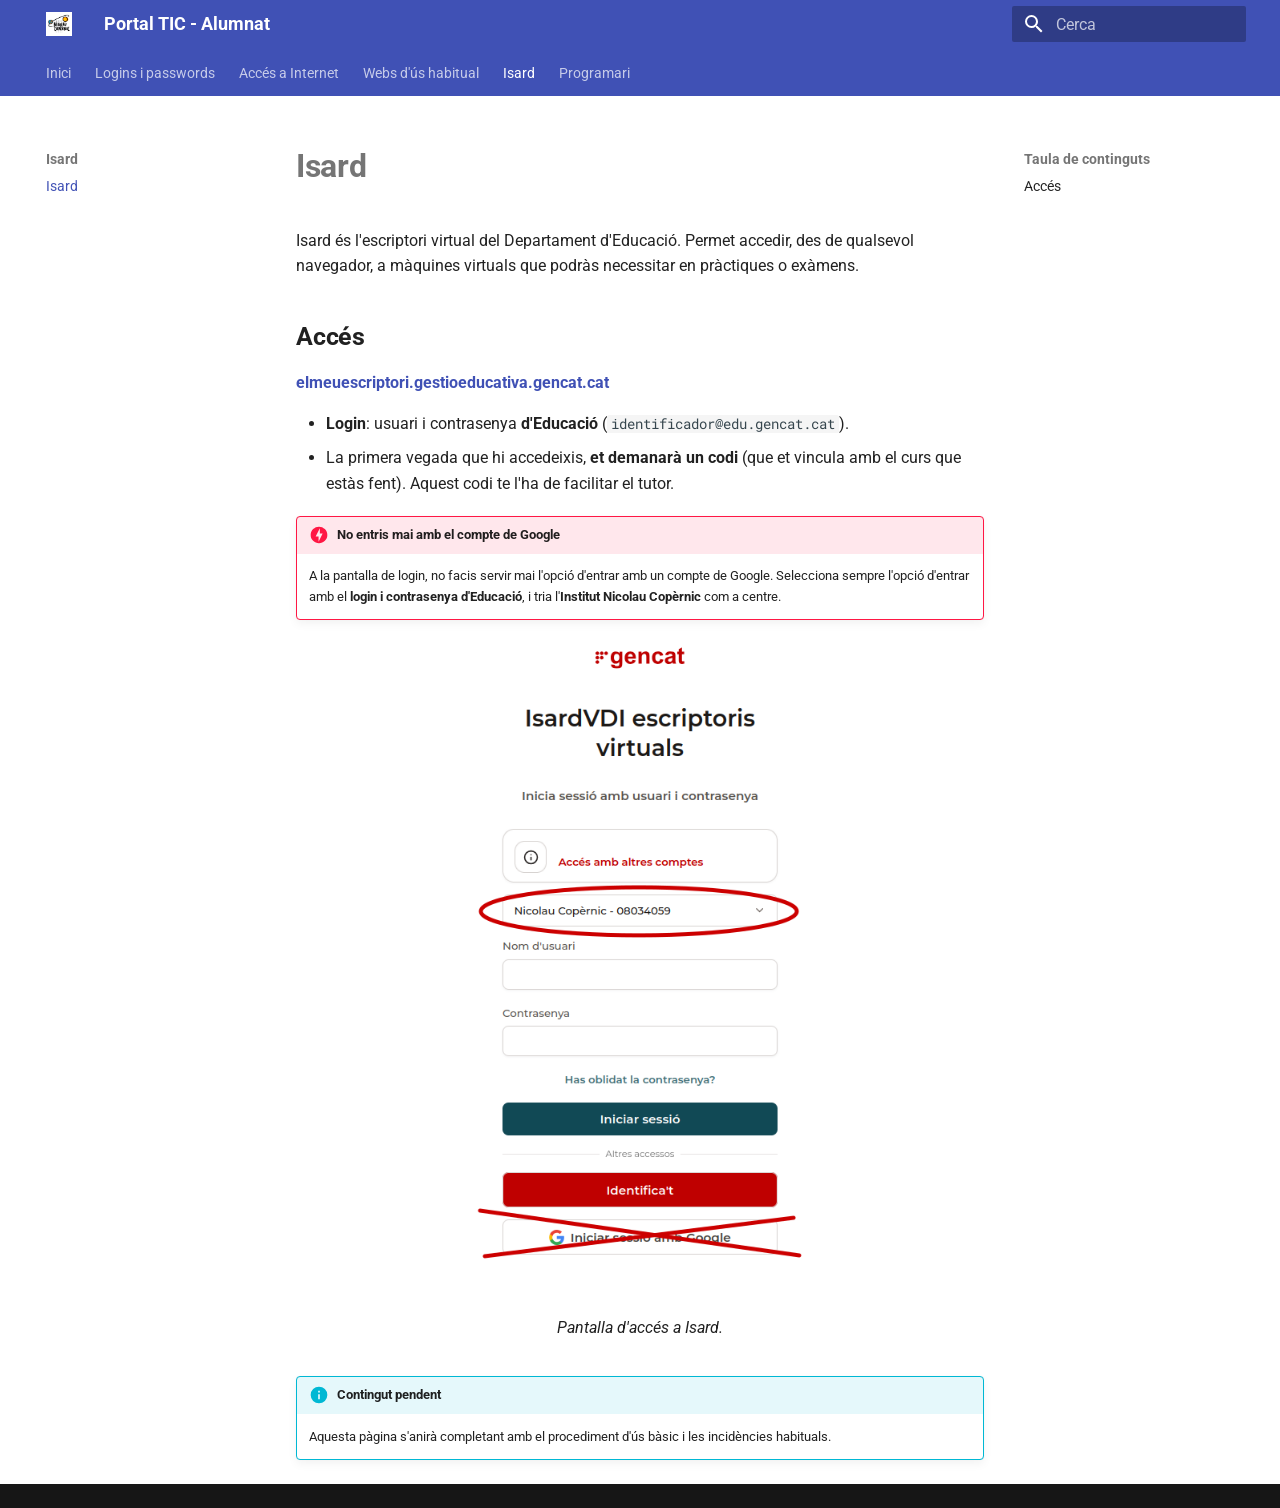
<file: isard/index.html>
<!doctype html>
<html lang="ca" class="no-js">
  <head>
    
      <meta charset="utf-8">
      <meta name="viewport" content="width=device-width,initial-scale=1">
      
        <meta name="description" content="Portal de referència amb la informació TIC de l'Institut Nicolau Copèrnic">
      
      
        <meta name="author" content="Institut Nicolau Copèrnic">
      
      
      
        <link rel="prev" href="../webs/">
      
      
        <link rel="next" href="../programari/">
      
      
        
      
      
      <link rel="icon" href="../assets/img/Logotip.jpg">
      <meta name="generator" content="mkdocs-1.6.1, mkdocs-material-9.7.7">
    
    
      
        <title>Isard - Portal TIC - Alumnat</title>
      
    
    
      <link rel="stylesheet" href="../assets/stylesheets/main.ec1eaa64.min.css">
      
        
        <link rel="stylesheet" href="../assets/stylesheets/palette.ab4e12ef.min.css">
      
      


    
    
      
    
    
      
        
        
        <link rel="preconnect" href="https://fonts.gstatic.com" crossorigin>
        <link rel="stylesheet" href="https://fonts.googleapis.com/css?family=Roboto:300,300i,400,400i,700,700i%7CRoboto+Mono:400,400i,700,700i&display=fallback">
        <style>:root{--md-text-font:"Roboto";--md-code-font:"Roboto Mono"}</style>
      
    
    
      <link rel="stylesheet" href="../stylesheets/extra.css">
    
    <script>__md_scope=new URL("..",location),__md_hash=e=>[...e].reduce(((e,_)=>(e<<5)-e+_.charCodeAt(0)),0),__md_get=(e,_=localStorage,t=__md_scope)=>JSON.parse(_.getItem(t.pathname+"."+e)),__md_set=(e,_,t=localStorage,a=__md_scope)=>{try{t.setItem(a.pathname+"."+e,JSON.stringify(_))}catch(e){}}</script>
    
      

    
    
  </head>
  
  
    
    
      
    
    
    
    
    <body dir="ltr" data-md-color-scheme="default" data-md-color-primary="indigo" data-md-color-accent="indigo">
  
    
    <input class="md-toggle" data-md-toggle="drawer" type="checkbox" id="__drawer" autocomplete="off">
    <input class="md-toggle" data-md-toggle="search" type="checkbox" id="__search" autocomplete="off">
    <label class="md-overlay" for="__drawer"></label>
    <div data-md-component="skip">
      
        
        <a href="#isard" class="md-skip">
          Salta el contingut
        </a>
      
    </div>
    <div data-md-component="announce">
      
    </div>
    
    
      

<header class="md-header" data-md-component="header">
  <nav class="md-header__inner md-grid" aria-label="Capçalera">
    <a href=".." title="Portal TIC - Alumnat" class="md-header__button md-logo" aria-label="Portal TIC - Alumnat" data-md-component="logo">
      
  <img src="../assets/img/Logotip.jpg" alt="logo">

    </a>
    <label class="md-header__button md-icon" for="__drawer">
      
      <svg xmlns="http://www.w3.org/2000/svg" viewBox="0 0 24 24"><path d="M3 6h18v2H3zm0 5h18v2H3zm0 5h18v2H3z"/></svg>
    </label>
    <div class="md-header__title" data-md-component="header-title">
      <div class="md-header__ellipsis">
        <div class="md-header__topic">
          <span class="md-ellipsis">
            Portal TIC - Alumnat
          </span>
        </div>
        <div class="md-header__topic" data-md-component="header-topic">
          <span class="md-ellipsis">
            
              Isard
            
          </span>
        </div>
      </div>
    </div>
    
      
        <form class="md-header__option" data-md-component="palette">
  
    
    
    
    <input class="md-option" data-md-color-media="" data-md-color-scheme="default" data-md-color-primary="indigo" data-md-color-accent="indigo"  aria-hidden="true"  type="radio" name="__palette" id="__palette_0">
    
  
</form>
      
    
    
      <script>var palette=__md_get("__palette");if(palette&&palette.color){if("(prefers-color-scheme)"===palette.color.media){var media=matchMedia("(prefers-color-scheme: light)"),input=document.querySelector(media.matches?"[data-md-color-media='(prefers-color-scheme: light)']":"[data-md-color-media='(prefers-color-scheme: dark)']");palette.color.media=input.getAttribute("data-md-color-media"),palette.color.scheme=input.getAttribute("data-md-color-scheme"),palette.color.primary=input.getAttribute("data-md-color-primary"),palette.color.accent=input.getAttribute("data-md-color-accent")}for(var[key,value]of Object.entries(palette.color))document.body.setAttribute("data-md-color-"+key,value)}</script>
    
    
    
      
      
        <label class="md-header__button md-icon" for="__search">
          
          <svg xmlns="http://www.w3.org/2000/svg" viewBox="0 0 24 24"><path d="M9.5 3A6.5 6.5 0 0 1 16 9.5c0 1.61-.59 3.09-1.56 4.23l.27.27h.79l5 5-1.5 1.5-5-5v-.79l-.27-.27A6.52 6.52 0 0 1 9.5 16 6.5 6.5 0 0 1 3 9.5 6.5 6.5 0 0 1 9.5 3m0 2C7 5 5 7 5 9.5S7 14 9.5 14 14 12 14 9.5 12 5 9.5 5"/></svg>
        </label>
        <div class="md-search" data-md-component="search" role="dialog">
  <label class="md-search__overlay" for="__search"></label>
  <div class="md-search__inner" role="search">
    <form class="md-search__form" name="search">
      <input type="text" class="md-search__input" name="query" aria-label="Cerca" placeholder="Cerca" autocapitalize="off" autocorrect="off" autocomplete="off" spellcheck="false" data-md-component="search-query" required>
      <label class="md-search__icon md-icon" for="__search">
        
        <svg xmlns="http://www.w3.org/2000/svg" viewBox="0 0 24 24"><path d="M9.5 3A6.5 6.5 0 0 1 16 9.5c0 1.61-.59 3.09-1.56 4.23l.27.27h.79l5 5-1.5 1.5-5-5v-.79l-.27-.27A6.52 6.52 0 0 1 9.5 16 6.5 6.5 0 0 1 3 9.5 6.5 6.5 0 0 1 9.5 3m0 2C7 5 5 7 5 9.5S7 14 9.5 14 14 12 14 9.5 12 5 9.5 5"/></svg>
        
        <svg xmlns="http://www.w3.org/2000/svg" viewBox="0 0 24 24"><path d="M20 11v2H8l5.5 5.5-1.42 1.42L4.16 12l7.92-7.92L13.5 5.5 8 11z"/></svg>
      </label>
      <nav class="md-search__options" aria-label="Cerca">
        
        <button type="reset" class="md-search__icon md-icon" title="Neteja" aria-label="Neteja" tabindex="-1">
          
          <svg xmlns="http://www.w3.org/2000/svg" viewBox="0 0 24 24"><path d="M19 6.41 17.59 5 12 10.59 6.41 5 5 6.41 10.59 12 5 17.59 6.41 19 12 13.41 17.59 19 19 17.59 13.41 12z"/></svg>
        </button>
      </nav>
      
        <div class="md-search__suggest" data-md-component="search-suggest"></div>
      
    </form>
    <div class="md-search__output">
      <div class="md-search__scrollwrap" tabindex="0" data-md-scrollfix>
        <div class="md-search-result" data-md-component="search-result">
          <div class="md-search-result__meta">
            Inicialitzant cerca
          </div>
          <ol class="md-search-result__list" role="presentation"></ol>
        </div>
      </div>
    </div>
  </div>
</div>
      
    
    
  </nav>
  
</header>
    
    <div class="md-container" data-md-component="container">
      
      
        
          
            
<nav class="md-tabs" aria-label="Pestanyes" data-md-component="tabs">
  <div class="md-grid">
    <ul class="md-tabs__list">
      
        
  
  
  
  
    <li class="md-tabs__item">
      <a href=".." class="md-tabs__link">
        
  
  
    
  
  Inici

      </a>
    </li>
  

      
        
  
  
  
  
    
    
      <li class="md-tabs__item">
        <a href="../accessos/" class="md-tabs__link">
          
  
  
  Logins i passwords

        </a>
      </li>
    
  

      
        
  
  
  
  
    
    
      <li class="md-tabs__item">
        <a href="../wifi/" class="md-tabs__link">
          
  
  
  Accés a Internet

        </a>
      </li>
    
  

      
        
  
  
  
  
    
    
      <li class="md-tabs__item">
        <a href="../webs/" class="md-tabs__link">
          
  
  
  Webs d'ús habitual

        </a>
      </li>
    
  

      
        
  
  
  
    
  
  
    
    
      <li class="md-tabs__item md-tabs__item--active">
        <a href="./" class="md-tabs__link">
          
  
  
  Isard

        </a>
      </li>
    
  

      
        
  
  
  
  
    
    
      <li class="md-tabs__item">
        <a href="../programari/" class="md-tabs__link">
          
  
  
  Programari

        </a>
      </li>
    
  

      
    </ul>
  </div>
</nav>
          
        
      
      <main class="md-main" data-md-component="main">
        <div class="md-main__inner md-grid">
          
            
              
              <div class="md-sidebar md-sidebar--primary" data-md-component="sidebar" data-md-type="navigation" >
                <div class="md-sidebar__scrollwrap">
                  <div class="md-sidebar__inner">
                    


  


<nav class="md-nav md-nav--primary md-nav--lifted" aria-label="Navegació" data-md-level="0">
  <label class="md-nav__title" for="__drawer">
    <a href=".." title="Portal TIC - Alumnat" class="md-nav__button md-logo" aria-label="Portal TIC - Alumnat" data-md-component="logo">
      
  <img src="../assets/img/Logotip.jpg" alt="logo">

    </a>
    Portal TIC - Alumnat
  </label>
  
  <ul class="md-nav__list" data-md-scrollfix>
    
      
      
  
  
  
  
    <li class="md-nav__item">
      <a href=".." class="md-nav__link">
        
  
  
  <span class="md-ellipsis">
    
  
    Inici
  

    
  </span>
  
  

      </a>
    </li>
  

    
      
      
  
  
  
  
    
    
    
    
      
      
    
    
    <li class="md-nav__item md-nav__item--nested">
      
        
        
          
        
        <input class="md-nav__toggle md-toggle md-toggle--indeterminate" type="checkbox" id="__nav_2" >
        
          
          <label class="md-nav__link" for="__nav_2" id="__nav_2_label" tabindex="0">
            
  
  
  <span class="md-ellipsis">
    
  
    Logins i passwords
  

    
  </span>
  
  

            <span class="md-nav__icon md-icon"></span>
          </label>
        
        <nav class="md-nav" data-md-level="1" aria-labelledby="__nav_2_label" aria-expanded="false">
          <label class="md-nav__title" for="__nav_2">
            <span class="md-nav__icon md-icon"></span>
            
  
    Logins i passwords
  

          </label>
          <ul class="md-nav__list" data-md-scrollfix>
            
              
                
  
  
  
  
    <li class="md-nav__item">
      <a href="../accessos/" class="md-nav__link">
        
  
  
  <span class="md-ellipsis">
    
  
    Logins i passwords
  

    
  </span>
  
  

      </a>
    </li>
  

              
            
          </ul>
        </nav>
      
    </li>
  

    
      
      
  
  
  
  
    
    
    
    
      
      
    
    
    <li class="md-nav__item md-nav__item--nested">
      
        
        
          
        
        <input class="md-nav__toggle md-toggle md-toggle--indeterminate" type="checkbox" id="__nav_3" >
        
          
          <label class="md-nav__link" for="__nav_3" id="__nav_3_label" tabindex="0">
            
  
  
  <span class="md-ellipsis">
    
  
    Accés a Internet
  

    
  </span>
  
  

            <span class="md-nav__icon md-icon"></span>
          </label>
        
        <nav class="md-nav" data-md-level="1" aria-labelledby="__nav_3_label" aria-expanded="false">
          <label class="md-nav__title" for="__nav_3">
            <span class="md-nav__icon md-icon"></span>
            
  
    Accés a Internet
  

          </label>
          <ul class="md-nav__list" data-md-scrollfix>
            
              
                
  
  
  
  
    <li class="md-nav__item">
      <a href="../wifi/" class="md-nav__link">
        
  
  
  <span class="md-ellipsis">
    
  
    Accés a Internet
  

    
  </span>
  
  

      </a>
    </li>
  

              
            
          </ul>
        </nav>
      
    </li>
  

    
      
      
  
  
  
  
    
    
    
    
      
      
    
    
    <li class="md-nav__item md-nav__item--nested">
      
        
        
          
        
        <input class="md-nav__toggle md-toggle md-toggle--indeterminate" type="checkbox" id="__nav_4" >
        
          
          <label class="md-nav__link" for="__nav_4" id="__nav_4_label" tabindex="0">
            
  
  
  <span class="md-ellipsis">
    
  
    Webs d'ús habitual
  

    
  </span>
  
  

            <span class="md-nav__icon md-icon"></span>
          </label>
        
        <nav class="md-nav" data-md-level="1" aria-labelledby="__nav_4_label" aria-expanded="false">
          <label class="md-nav__title" for="__nav_4">
            <span class="md-nav__icon md-icon"></span>
            
  
    Webs d'ús habitual
  

          </label>
          <ul class="md-nav__list" data-md-scrollfix>
            
              
                
  
  
  
  
    <li class="md-nav__item">
      <a href="../webs/" class="md-nav__link">
        
  
  
  <span class="md-ellipsis">
    
  
    Webs d'ús habitual
  

    
  </span>
  
  

      </a>
    </li>
  

              
            
          </ul>
        </nav>
      
    </li>
  

    
      
      
  
  
    
  
  
  
    
    
    
    
      
        
        
      
      
    
    
    <li class="md-nav__item md-nav__item--active md-nav__item--section md-nav__item--nested">
      
        
        
        <input class="md-nav__toggle md-toggle " type="checkbox" id="__nav_5" checked>
        
          
          <label class="md-nav__link" for="__nav_5" id="__nav_5_label" tabindex="">
            
  
  
  <span class="md-ellipsis">
    
  
    Isard
  

    
  </span>
  
  

            <span class="md-nav__icon md-icon"></span>
          </label>
        
        <nav class="md-nav" data-md-level="1" aria-labelledby="__nav_5_label" aria-expanded="true">
          <label class="md-nav__title" for="__nav_5">
            <span class="md-nav__icon md-icon"></span>
            
  
    Isard
  

          </label>
          <ul class="md-nav__list" data-md-scrollfix>
            
              
                
  
  
    
  
  
  
    <li class="md-nav__item md-nav__item--active">
      
      <input class="md-nav__toggle md-toggle" type="checkbox" id="__toc">
      
      
        
      
      
        <label class="md-nav__link md-nav__link--active" for="__toc">
          
  
  
  <span class="md-ellipsis">
    
  
    Isard
  

    
  </span>
  
  

          <span class="md-nav__icon md-icon"></span>
        </label>
      
      <a href="./" class="md-nav__link md-nav__link--active">
        
  
  
  <span class="md-ellipsis">
    
  
    Isard
  

    
  </span>
  
  

      </a>
      
        

<nav class="md-nav md-nav--secondary" aria-label="Taula de continguts">
  
  
  
    
  
  
    <label class="md-nav__title" for="__toc">
      <span class="md-nav__icon md-icon"></span>
      Taula de continguts
    </label>
    <ul class="md-nav__list" data-md-component="toc" data-md-scrollfix>
      
        <li class="md-nav__item">
  <a href="#acces" class="md-nav__link">
    <span class="md-ellipsis">
      
        Accés
      
    </span>
  </a>
  
</li>
      
    </ul>
  
</nav>
      
    </li>
  

              
            
          </ul>
        </nav>
      
    </li>
  

    
      
      
  
  
  
  
    
    
    
    
      
      
    
    
    <li class="md-nav__item md-nav__item--nested">
      
        
        
          
        
        <input class="md-nav__toggle md-toggle md-toggle--indeterminate" type="checkbox" id="__nav_6" >
        
          
          <label class="md-nav__link" for="__nav_6" id="__nav_6_label" tabindex="0">
            
  
  
  <span class="md-ellipsis">
    
  
    Programari
  

    
  </span>
  
  

            <span class="md-nav__icon md-icon"></span>
          </label>
        
        <nav class="md-nav" data-md-level="1" aria-labelledby="__nav_6_label" aria-expanded="false">
          <label class="md-nav__title" for="__nav_6">
            <span class="md-nav__icon md-icon"></span>
            
  
    Programari
  

          </label>
          <ul class="md-nav__list" data-md-scrollfix>
            
              
                
  
  
  
  
    <li class="md-nav__item">
      <a href="../programari/" class="md-nav__link">
        
  
  
  <span class="md-ellipsis">
    
  
    Programari
  

    
  </span>
  
  

      </a>
    </li>
  

              
            
          </ul>
        </nav>
      
    </li>
  

    
  </ul>
</nav>
                  </div>
                </div>
              </div>
            
            
              
              <div class="md-sidebar md-sidebar--secondary" data-md-component="sidebar" data-md-type="toc" >
                <div class="md-sidebar__scrollwrap">
                  <div class="md-sidebar__inner">
                    

<nav class="md-nav md-nav--secondary" aria-label="Taula de continguts">
  
  
  
    
  
  
    <label class="md-nav__title" for="__toc">
      <span class="md-nav__icon md-icon"></span>
      Taula de continguts
    </label>
    <ul class="md-nav__list" data-md-component="toc" data-md-scrollfix>
      
        <li class="md-nav__item">
  <a href="#acces" class="md-nav__link">
    <span class="md-ellipsis">
      
        Accés
      
    </span>
  </a>
  
</li>
      
    </ul>
  
</nav>
                  </div>
                </div>
              </div>
            
          
          
            <div class="md-content" data-md-component="content">
              
              <article class="md-content__inner md-typeset">
                
                  



<h1 id="isard">Isard<a class="headerlink" href="#isard" title="Permanent link">&para;</a></h1>
<p>Isard és l'escriptori virtual del Departament d'Educació. Permet accedir, des de qualsevol navegador, a màquines virtuals que podràs necessitar en pràctiques o exàmens.</p>
<h2 id="acces">Accés<a class="headerlink" href="#acces" title="Permanent link">&para;</a></h2>
<p><strong><a href="https://elmeuescriptori.gestioeducativa.gencat.cat/login">elmeuescriptori.gestioeducativa.gencat.cat</a></strong></p>
<ul>
<li><strong>Login</strong>: usuari i contrasenya <strong>d'Educació</strong> (<code>identificador@edu.gencat.cat</code>).</li>
<li>La primera vegada que hi accedeixis, <strong>et demanarà un codi</strong> (que et vincula amb el curs que estàs fent). Aquest codi te l'ha de facilitar el tutor.</li>
</ul>
<div class="admonition danger">
<p class="admonition-title">No entris mai amb el compte de Google</p>
<p>A la pantalla de login, no facis servir mai l'opció d'entrar amb un compte de Google. Selecciona sempre l'opció d'entrar amb el <strong>login i contrasenya d'Educació</strong>, i tria l'<strong>Institut Nicolau Copèrnic</strong> com a centre.</p>
</div>
<figure>
  <img alt="Accés a Isard" src="../assets/img/Isard.png" width="80%" />
<br />
<figcaption>Pantalla d'accés a Isard.</figcaption>
</figure>
<div class="admonition info">
<p class="admonition-title">Contingut pendent</p>
<p>Aquesta pàgina s'anirà completant amb el procediment d'ús bàsic i les incidències habituals.</p>
</div>







  
  






                
              </article>
            </div>
          
          
<script>var target=document.getElementById(location.hash.slice(1));target&&target.name&&(target.checked=target.name.startsWith("__tabbed_"))</script>
        </div>
        
          <button type="button" class="md-top md-icon" data-md-component="top" hidden>
  
  <svg xmlns="http://www.w3.org/2000/svg" viewBox="0 0 24 24"><path d="M13 20h-2V8l-5.5 5.5-1.42-1.42L12 4.16l7.92 7.92-1.42 1.42L13 8z"/></svg>
  Torna a l'inici
</button>
        
      </main>
      
        <footer class="md-footer">
  
  <div class="md-footer-meta md-typeset">
    <div class="md-footer-meta__inner md-grid">
      <div class="md-copyright">
  
  
</div>
      
    </div>
  </div>
</footer>
      
    </div>
    <div class="md-dialog" data-md-component="dialog">
      <div class="md-dialog__inner md-typeset"></div>
    </div>
    
    
    
      
      
      <script id="__config" type="application/json">{"annotate": null, "base": "..", "features": ["navigation.tabs", "navigation.top", "navigation.expand", "search.suggest", "search.highlight", "content.code.copy"], "search": "../assets/javascripts/workers/search.2c215733.min.js", "tags": null, "translations": {"clipboard.copied": "Copiat al porta-retalls", "clipboard.copy": "C\u00f2pia al porta-retalls", "search.result.more.one": "1 m\u00e9s en aquesta p\u00e0gina", "search.result.more.other": "# m\u00e9s en aquesta p\u00e0gina", "search.result.none": "Cap document coincideix", "search.result.one": "1 document coincident", "search.result.other": "# documents coincidents", "search.result.placeholder": "Escriu per a comen\u00e7ar a cercar", "search.result.term.missing": "Desaparegut", "select.version": "Selecciona la versi\u00f3"}, "version": null}</script>
    
    
      <script src="../assets/javascripts/bundle.d7400e89.min.js"></script>
      
    
  </body>
</html>
</file>
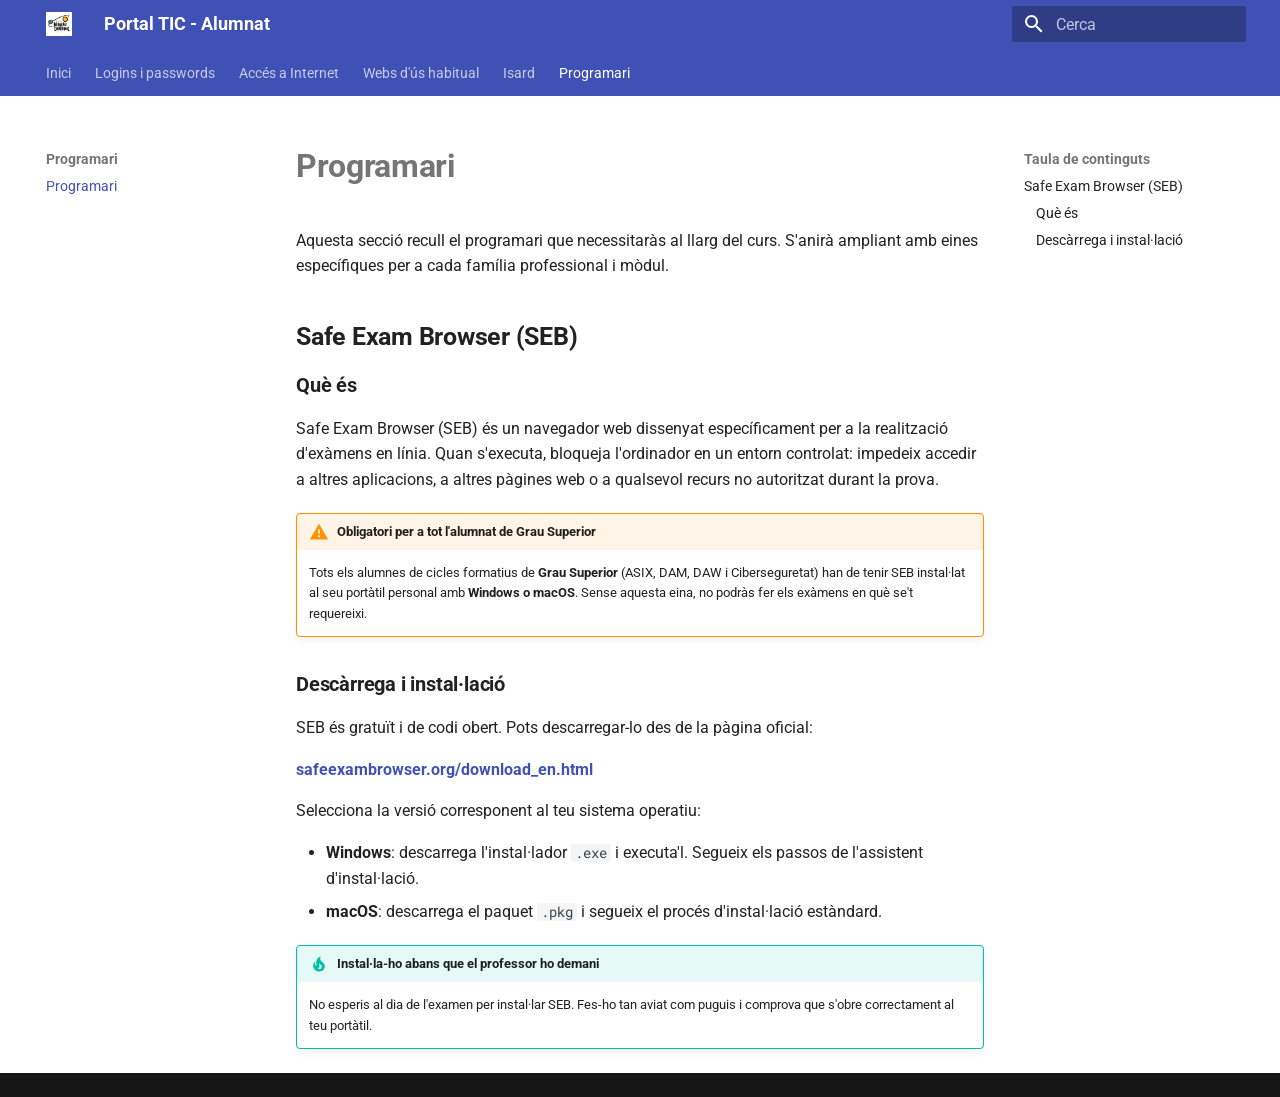
<file: programari/index.html>
<!doctype html>
<html lang="ca" class="no-js">
  <head>
    
      <meta charset="utf-8">
      <meta name="viewport" content="width=device-width,initial-scale=1">
      
        <meta name="description" content="Portal de referència amb la informació TIC de l'Institut Nicolau Copèrnic">
      
      
        <meta name="author" content="Institut Nicolau Copèrnic">
      
      
      
        <link rel="prev" href="../isard/">
      
      
      
        
      
      
      <link rel="icon" href="../assets/img/Logotip.jpg">
      <meta name="generator" content="mkdocs-1.6.1, mkdocs-material-9.7.7">
    
    
      
        <title>Programari - Portal TIC - Alumnat</title>
      
    
    
      <link rel="stylesheet" href="../assets/stylesheets/main.ec1eaa64.min.css">
      
        
        <link rel="stylesheet" href="../assets/stylesheets/palette.ab4e12ef.min.css">
      
      


    
    
      
    
    
      
        
        
        <link rel="preconnect" href="https://fonts.gstatic.com" crossorigin>
        <link rel="stylesheet" href="https://fonts.googleapis.com/css?family=Roboto:300,300i,400,400i,700,700i%7CRoboto+Mono:400,400i,700,700i&display=fallback">
        <style>:root{--md-text-font:"Roboto";--md-code-font:"Roboto Mono"}</style>
      
    
    
      <link rel="stylesheet" href="../stylesheets/extra.css">
    
    <script>__md_scope=new URL("..",location),__md_hash=e=>[...e].reduce(((e,_)=>(e<<5)-e+_.charCodeAt(0)),0),__md_get=(e,_=localStorage,t=__md_scope)=>JSON.parse(_.getItem(t.pathname+"."+e)),__md_set=(e,_,t=localStorage,a=__md_scope)=>{try{t.setItem(a.pathname+"."+e,JSON.stringify(_))}catch(e){}}</script>
    
      

    
    
  </head>
  
  
    
    
      
    
    
    
    
    <body dir="ltr" data-md-color-scheme="default" data-md-color-primary="indigo" data-md-color-accent="indigo">
  
    
    <input class="md-toggle" data-md-toggle="drawer" type="checkbox" id="__drawer" autocomplete="off">
    <input class="md-toggle" data-md-toggle="search" type="checkbox" id="__search" autocomplete="off">
    <label class="md-overlay" for="__drawer"></label>
    <div data-md-component="skip">
      
        
        <a href="#programari" class="md-skip">
          Salta el contingut
        </a>
      
    </div>
    <div data-md-component="announce">
      
    </div>
    
    
      

<header class="md-header" data-md-component="header">
  <nav class="md-header__inner md-grid" aria-label="Capçalera">
    <a href=".." title="Portal TIC - Alumnat" class="md-header__button md-logo" aria-label="Portal TIC - Alumnat" data-md-component="logo">
      
  <img src="../assets/img/Logotip.jpg" alt="logo">

    </a>
    <label class="md-header__button md-icon" for="__drawer">
      
      <svg xmlns="http://www.w3.org/2000/svg" viewBox="0 0 24 24"><path d="M3 6h18v2H3zm0 5h18v2H3zm0 5h18v2H3z"/></svg>
    </label>
    <div class="md-header__title" data-md-component="header-title">
      <div class="md-header__ellipsis">
        <div class="md-header__topic">
          <span class="md-ellipsis">
            Portal TIC - Alumnat
          </span>
        </div>
        <div class="md-header__topic" data-md-component="header-topic">
          <span class="md-ellipsis">
            
              Programari
            
          </span>
        </div>
      </div>
    </div>
    
      
        <form class="md-header__option" data-md-component="palette">
  
    
    
    
    <input class="md-option" data-md-color-media="" data-md-color-scheme="default" data-md-color-primary="indigo" data-md-color-accent="indigo"  aria-hidden="true"  type="radio" name="__palette" id="__palette_0">
    
  
</form>
      
    
    
      <script>var palette=__md_get("__palette");if(palette&&palette.color){if("(prefers-color-scheme)"===palette.color.media){var media=matchMedia("(prefers-color-scheme: light)"),input=document.querySelector(media.matches?"[data-md-color-media='(prefers-color-scheme: light)']":"[data-md-color-media='(prefers-color-scheme: dark)']");palette.color.media=input.getAttribute("data-md-color-media"),palette.color.scheme=input.getAttribute("data-md-color-scheme"),palette.color.primary=input.getAttribute("data-md-color-primary"),palette.color.accent=input.getAttribute("data-md-color-accent")}for(var[key,value]of Object.entries(palette.color))document.body.setAttribute("data-md-color-"+key,value)}</script>
    
    
    
      
      
        <label class="md-header__button md-icon" for="__search">
          
          <svg xmlns="http://www.w3.org/2000/svg" viewBox="0 0 24 24"><path d="M9.5 3A6.5 6.5 0 0 1 16 9.5c0 1.61-.59 3.09-1.56 4.23l.27.27h.79l5 5-1.5 1.5-5-5v-.79l-.27-.27A6.52 6.52 0 0 1 9.5 16 6.5 6.5 0 0 1 3 9.5 6.5 6.5 0 0 1 9.5 3m0 2C7 5 5 7 5 9.5S7 14 9.5 14 14 12 14 9.5 12 5 9.5 5"/></svg>
        </label>
        <div class="md-search" data-md-component="search" role="dialog">
  <label class="md-search__overlay" for="__search"></label>
  <div class="md-search__inner" role="search">
    <form class="md-search__form" name="search">
      <input type="text" class="md-search__input" name="query" aria-label="Cerca" placeholder="Cerca" autocapitalize="off" autocorrect="off" autocomplete="off" spellcheck="false" data-md-component="search-query" required>
      <label class="md-search__icon md-icon" for="__search">
        
        <svg xmlns="http://www.w3.org/2000/svg" viewBox="0 0 24 24"><path d="M9.5 3A6.5 6.5 0 0 1 16 9.5c0 1.61-.59 3.09-1.56 4.23l.27.27h.79l5 5-1.5 1.5-5-5v-.79l-.27-.27A6.52 6.52 0 0 1 9.5 16 6.5 6.5 0 0 1 3 9.5 6.5 6.5 0 0 1 9.5 3m0 2C7 5 5 7 5 9.5S7 14 9.5 14 14 12 14 9.5 12 5 9.5 5"/></svg>
        
        <svg xmlns="http://www.w3.org/2000/svg" viewBox="0 0 24 24"><path d="M20 11v2H8l5.5 5.5-1.42 1.42L4.16 12l7.92-7.92L13.5 5.5 8 11z"/></svg>
      </label>
      <nav class="md-search__options" aria-label="Cerca">
        
        <button type="reset" class="md-search__icon md-icon" title="Neteja" aria-label="Neteja" tabindex="-1">
          
          <svg xmlns="http://www.w3.org/2000/svg" viewBox="0 0 24 24"><path d="M19 6.41 17.59 5 12 10.59 6.41 5 5 6.41 10.59 12 5 17.59 6.41 19 12 13.41 17.59 19 19 17.59 13.41 12z"/></svg>
        </button>
      </nav>
      
        <div class="md-search__suggest" data-md-component="search-suggest"></div>
      
    </form>
    <div class="md-search__output">
      <div class="md-search__scrollwrap" tabindex="0" data-md-scrollfix>
        <div class="md-search-result" data-md-component="search-result">
          <div class="md-search-result__meta">
            Inicialitzant cerca
          </div>
          <ol class="md-search-result__list" role="presentation"></ol>
        </div>
      </div>
    </div>
  </div>
</div>
      
    
    
  </nav>
  
</header>
    
    <div class="md-container" data-md-component="container">
      
      
        
          
            
<nav class="md-tabs" aria-label="Pestanyes" data-md-component="tabs">
  <div class="md-grid">
    <ul class="md-tabs__list">
      
        
  
  
  
  
    <li class="md-tabs__item">
      <a href=".." class="md-tabs__link">
        
  
  
    
  
  Inici

      </a>
    </li>
  

      
        
  
  
  
  
    
    
      <li class="md-tabs__item">
        <a href="../accessos/" class="md-tabs__link">
          
  
  
  Logins i passwords

        </a>
      </li>
    
  

      
        
  
  
  
  
    
    
      <li class="md-tabs__item">
        <a href="../wifi/" class="md-tabs__link">
          
  
  
  Accés a Internet

        </a>
      </li>
    
  

      
        
  
  
  
  
    
    
      <li class="md-tabs__item">
        <a href="../webs/" class="md-tabs__link">
          
  
  
  Webs d'ús habitual

        </a>
      </li>
    
  

      
        
  
  
  
  
    
    
      <li class="md-tabs__item">
        <a href="../isard/" class="md-tabs__link">
          
  
  
  Isard

        </a>
      </li>
    
  

      
        
  
  
  
    
  
  
    
    
      <li class="md-tabs__item md-tabs__item--active">
        <a href="./" class="md-tabs__link">
          
  
  
  Programari

        </a>
      </li>
    
  

      
    </ul>
  </div>
</nav>
          
        
      
      <main class="md-main" data-md-component="main">
        <div class="md-main__inner md-grid">
          
            
              
              <div class="md-sidebar md-sidebar--primary" data-md-component="sidebar" data-md-type="navigation" >
                <div class="md-sidebar__scrollwrap">
                  <div class="md-sidebar__inner">
                    


  


<nav class="md-nav md-nav--primary md-nav--lifted" aria-label="Navegació" data-md-level="0">
  <label class="md-nav__title" for="__drawer">
    <a href=".." title="Portal TIC - Alumnat" class="md-nav__button md-logo" aria-label="Portal TIC - Alumnat" data-md-component="logo">
      
  <img src="../assets/img/Logotip.jpg" alt="logo">

    </a>
    Portal TIC - Alumnat
  </label>
  
  <ul class="md-nav__list" data-md-scrollfix>
    
      
      
  
  
  
  
    <li class="md-nav__item">
      <a href=".." class="md-nav__link">
        
  
  
  <span class="md-ellipsis">
    
  
    Inici
  

    
  </span>
  
  

      </a>
    </li>
  

    
      
      
  
  
  
  
    
    
    
    
      
      
    
    
    <li class="md-nav__item md-nav__item--nested">
      
        
        
          
        
        <input class="md-nav__toggle md-toggle md-toggle--indeterminate" type="checkbox" id="__nav_2" >
        
          
          <label class="md-nav__link" for="__nav_2" id="__nav_2_label" tabindex="0">
            
  
  
  <span class="md-ellipsis">
    
  
    Logins i passwords
  

    
  </span>
  
  

            <span class="md-nav__icon md-icon"></span>
          </label>
        
        <nav class="md-nav" data-md-level="1" aria-labelledby="__nav_2_label" aria-expanded="false">
          <label class="md-nav__title" for="__nav_2">
            <span class="md-nav__icon md-icon"></span>
            
  
    Logins i passwords
  

          </label>
          <ul class="md-nav__list" data-md-scrollfix>
            
              
                
  
  
  
  
    <li class="md-nav__item">
      <a href="../accessos/" class="md-nav__link">
        
  
  
  <span class="md-ellipsis">
    
  
    Logins i passwords
  

    
  </span>
  
  

      </a>
    </li>
  

              
            
          </ul>
        </nav>
      
    </li>
  

    
      
      
  
  
  
  
    
    
    
    
      
      
    
    
    <li class="md-nav__item md-nav__item--nested">
      
        
        
          
        
        <input class="md-nav__toggle md-toggle md-toggle--indeterminate" type="checkbox" id="__nav_3" >
        
          
          <label class="md-nav__link" for="__nav_3" id="__nav_3_label" tabindex="0">
            
  
  
  <span class="md-ellipsis">
    
  
    Accés a Internet
  

    
  </span>
  
  

            <span class="md-nav__icon md-icon"></span>
          </label>
        
        <nav class="md-nav" data-md-level="1" aria-labelledby="__nav_3_label" aria-expanded="false">
          <label class="md-nav__title" for="__nav_3">
            <span class="md-nav__icon md-icon"></span>
            
  
    Accés a Internet
  

          </label>
          <ul class="md-nav__list" data-md-scrollfix>
            
              
                
  
  
  
  
    <li class="md-nav__item">
      <a href="../wifi/" class="md-nav__link">
        
  
  
  <span class="md-ellipsis">
    
  
    Accés a Internet
  

    
  </span>
  
  

      </a>
    </li>
  

              
            
          </ul>
        </nav>
      
    </li>
  

    
      
      
  
  
  
  
    
    
    
    
      
      
    
    
    <li class="md-nav__item md-nav__item--nested">
      
        
        
          
        
        <input class="md-nav__toggle md-toggle md-toggle--indeterminate" type="checkbox" id="__nav_4" >
        
          
          <label class="md-nav__link" for="__nav_4" id="__nav_4_label" tabindex="0">
            
  
  
  <span class="md-ellipsis">
    
  
    Webs d'ús habitual
  

    
  </span>
  
  

            <span class="md-nav__icon md-icon"></span>
          </label>
        
        <nav class="md-nav" data-md-level="1" aria-labelledby="__nav_4_label" aria-expanded="false">
          <label class="md-nav__title" for="__nav_4">
            <span class="md-nav__icon md-icon"></span>
            
  
    Webs d'ús habitual
  

          </label>
          <ul class="md-nav__list" data-md-scrollfix>
            
              
                
  
  
  
  
    <li class="md-nav__item">
      <a href="../webs/" class="md-nav__link">
        
  
  
  <span class="md-ellipsis">
    
  
    Webs d'ús habitual
  

    
  </span>
  
  

      </a>
    </li>
  

              
            
          </ul>
        </nav>
      
    </li>
  

    
      
      
  
  
  
  
    
    
    
    
      
      
    
    
    <li class="md-nav__item md-nav__item--nested">
      
        
        
          
        
        <input class="md-nav__toggle md-toggle md-toggle--indeterminate" type="checkbox" id="__nav_5" >
        
          
          <label class="md-nav__link" for="__nav_5" id="__nav_5_label" tabindex="0">
            
  
  
  <span class="md-ellipsis">
    
  
    Isard
  

    
  </span>
  
  

            <span class="md-nav__icon md-icon"></span>
          </label>
        
        <nav class="md-nav" data-md-level="1" aria-labelledby="__nav_5_label" aria-expanded="false">
          <label class="md-nav__title" for="__nav_5">
            <span class="md-nav__icon md-icon"></span>
            
  
    Isard
  

          </label>
          <ul class="md-nav__list" data-md-scrollfix>
            
              
                
  
  
  
  
    <li class="md-nav__item">
      <a href="../isard/" class="md-nav__link">
        
  
  
  <span class="md-ellipsis">
    
  
    Isard
  

    
  </span>
  
  

      </a>
    </li>
  

              
            
          </ul>
        </nav>
      
    </li>
  

    
      
      
  
  
    
  
  
  
    
    
    
    
      
        
        
      
      
    
    
    <li class="md-nav__item md-nav__item--active md-nav__item--section md-nav__item--nested">
      
        
        
        <input class="md-nav__toggle md-toggle " type="checkbox" id="__nav_6" checked>
        
          
          <label class="md-nav__link" for="__nav_6" id="__nav_6_label" tabindex="">
            
  
  
  <span class="md-ellipsis">
    
  
    Programari
  

    
  </span>
  
  

            <span class="md-nav__icon md-icon"></span>
          </label>
        
        <nav class="md-nav" data-md-level="1" aria-labelledby="__nav_6_label" aria-expanded="true">
          <label class="md-nav__title" for="__nav_6">
            <span class="md-nav__icon md-icon"></span>
            
  
    Programari
  

          </label>
          <ul class="md-nav__list" data-md-scrollfix>
            
              
                
  
  
    
  
  
  
    <li class="md-nav__item md-nav__item--active">
      
      <input class="md-nav__toggle md-toggle" type="checkbox" id="__toc">
      
      
        
      
      
        <label class="md-nav__link md-nav__link--active" for="__toc">
          
  
  
  <span class="md-ellipsis">
    
  
    Programari
  

    
  </span>
  
  

          <span class="md-nav__icon md-icon"></span>
        </label>
      
      <a href="./" class="md-nav__link md-nav__link--active">
        
  
  
  <span class="md-ellipsis">
    
  
    Programari
  

    
  </span>
  
  

      </a>
      
        

<nav class="md-nav md-nav--secondary" aria-label="Taula de continguts">
  
  
  
    
  
  
    <label class="md-nav__title" for="__toc">
      <span class="md-nav__icon md-icon"></span>
      Taula de continguts
    </label>
    <ul class="md-nav__list" data-md-component="toc" data-md-scrollfix>
      
        <li class="md-nav__item">
  <a href="#safe-exam-browser-seb" class="md-nav__link">
    <span class="md-ellipsis">
      
        Safe Exam Browser (SEB)
      
    </span>
  </a>
  
    <nav class="md-nav" aria-label="Safe Exam Browser (SEB)">
      <ul class="md-nav__list">
        
          <li class="md-nav__item">
  <a href="#que-es" class="md-nav__link">
    <span class="md-ellipsis">
      
        Què és
      
    </span>
  </a>
  
</li>
        
          <li class="md-nav__item">
  <a href="#descarrega-i-installacio" class="md-nav__link">
    <span class="md-ellipsis">
      
        Descàrrega i instal·lació
      
    </span>
  </a>
  
</li>
        
      </ul>
    </nav>
  
</li>
      
    </ul>
  
</nav>
      
    </li>
  

              
            
          </ul>
        </nav>
      
    </li>
  

    
  </ul>
</nav>
                  </div>
                </div>
              </div>
            
            
              
              <div class="md-sidebar md-sidebar--secondary" data-md-component="sidebar" data-md-type="toc" >
                <div class="md-sidebar__scrollwrap">
                  <div class="md-sidebar__inner">
                    

<nav class="md-nav md-nav--secondary" aria-label="Taula de continguts">
  
  
  
    
  
  
    <label class="md-nav__title" for="__toc">
      <span class="md-nav__icon md-icon"></span>
      Taula de continguts
    </label>
    <ul class="md-nav__list" data-md-component="toc" data-md-scrollfix>
      
        <li class="md-nav__item">
  <a href="#safe-exam-browser-seb" class="md-nav__link">
    <span class="md-ellipsis">
      
        Safe Exam Browser (SEB)
      
    </span>
  </a>
  
    <nav class="md-nav" aria-label="Safe Exam Browser (SEB)">
      <ul class="md-nav__list">
        
          <li class="md-nav__item">
  <a href="#que-es" class="md-nav__link">
    <span class="md-ellipsis">
      
        Què és
      
    </span>
  </a>
  
</li>
        
          <li class="md-nav__item">
  <a href="#descarrega-i-installacio" class="md-nav__link">
    <span class="md-ellipsis">
      
        Descàrrega i instal·lació
      
    </span>
  </a>
  
</li>
        
      </ul>
    </nav>
  
</li>
      
    </ul>
  
</nav>
                  </div>
                </div>
              </div>
            
          
          
            <div class="md-content" data-md-component="content">
              
              <article class="md-content__inner md-typeset">
                
                  



<h1 id="programari">Programari<a class="headerlink" href="#programari" title="Permanent link">&para;</a></h1>
<p>Aquesta secció recull el programari que necessitaràs al llarg del curs. S'anirà ampliant amb eines específiques per a cada família professional i mòdul.</p>
<h2 id="safe-exam-browser-seb">Safe Exam Browser (SEB)<a class="headerlink" href="#safe-exam-browser-seb" title="Permanent link">&para;</a></h2>
<h3 id="que-es">Què és<a class="headerlink" href="#que-es" title="Permanent link">&para;</a></h3>
<p>Safe Exam Browser (SEB) és un navegador web dissenyat específicament per a la realització d'exàmens en línia. Quan s'executa, bloqueja l'ordinador en un entorn controlat: impedeix accedir a altres aplicacions, a altres pàgines web o a qualsevol recurs no autoritzat durant la prova.</p>
<div class="admonition warning">
<p class="admonition-title">Obligatori per a tot l'alumnat de Grau Superior</p>
<p>Tots els alumnes de cicles formatius de <strong>Grau Superior</strong> (ASIX, DAM, DAW i Ciberseguretat) han de tenir SEB instal·lat al seu portàtil personal amb <strong>Windows o macOS</strong>. Sense aquesta eina, no podràs fer els exàmens en què se't requereixi.</p>
</div>
<h3 id="descarrega-i-installacio">Descàrrega i instal·lació<a class="headerlink" href="#descarrega-i-installacio" title="Permanent link">&para;</a></h3>
<p>SEB és gratuït i de codi obert. Pots descarregar-lo des de la pàgina oficial:</p>
<p><strong><a href="https://safeexambrowser.org/download_en.html">safeexambrowser.org/download_en.html</a></strong></p>
<p>Selecciona la versió corresponent al teu sistema operatiu:</p>
<ul>
<li><strong>Windows</strong>: descarrega l'instal·lador <code>.exe</code> i executa'l. Segueix els passos de l'assistent d'instal·lació.</li>
<li><strong>macOS</strong>: descarrega el paquet <code>.pkg</code> i segueix el procés d'instal·lació estàndard.</li>
</ul>
<div class="admonition tip">
<p class="admonition-title">Instal·la-ho abans que el professor ho demani</p>
<p>No esperis al dia de l'examen per instal·lar SEB. Fes-ho tan aviat com puguis i comprova que s'obre correctament al teu portàtil.</p>
</div>







  
  






                
              </article>
            </div>
          
          
<script>var target=document.getElementById(location.hash.slice(1));target&&target.name&&(target.checked=target.name.startsWith("__tabbed_"))</script>
        </div>
        
          <button type="button" class="md-top md-icon" data-md-component="top" hidden>
  
  <svg xmlns="http://www.w3.org/2000/svg" viewBox="0 0 24 24"><path d="M13 20h-2V8l-5.5 5.5-1.42-1.42L12 4.16l7.92 7.92-1.42 1.42L13 8z"/></svg>
  Torna a l'inici
</button>
        
      </main>
      
        <footer class="md-footer">
  
  <div class="md-footer-meta md-typeset">
    <div class="md-footer-meta__inner md-grid">
      <div class="md-copyright">
  
  
</div>
      
    </div>
  </div>
</footer>
      
    </div>
    <div class="md-dialog" data-md-component="dialog">
      <div class="md-dialog__inner md-typeset"></div>
    </div>
    
    
    
      
      
      <script id="__config" type="application/json">{"annotate": null, "base": "..", "features": ["navigation.tabs", "navigation.top", "navigation.expand", "search.suggest", "search.highlight", "content.code.copy"], "search": "../assets/javascripts/workers/search.2c215733.min.js", "tags": null, "translations": {"clipboard.copied": "Copiat al porta-retalls", "clipboard.copy": "C\u00f2pia al porta-retalls", "search.result.more.one": "1 m\u00e9s en aquesta p\u00e0gina", "search.result.more.other": "# m\u00e9s en aquesta p\u00e0gina", "search.result.none": "Cap document coincideix", "search.result.one": "1 document coincident", "search.result.other": "# documents coincidents", "search.result.placeholder": "Escriu per a comen\u00e7ar a cercar", "search.result.term.missing": "Desaparegut", "select.version": "Selecciona la versi\u00f3"}, "version": null}</script>
    
    
      <script src="../assets/javascripts/bundle.d7400e89.min.js"></script>
      
    
  </body>
</html>
</file>
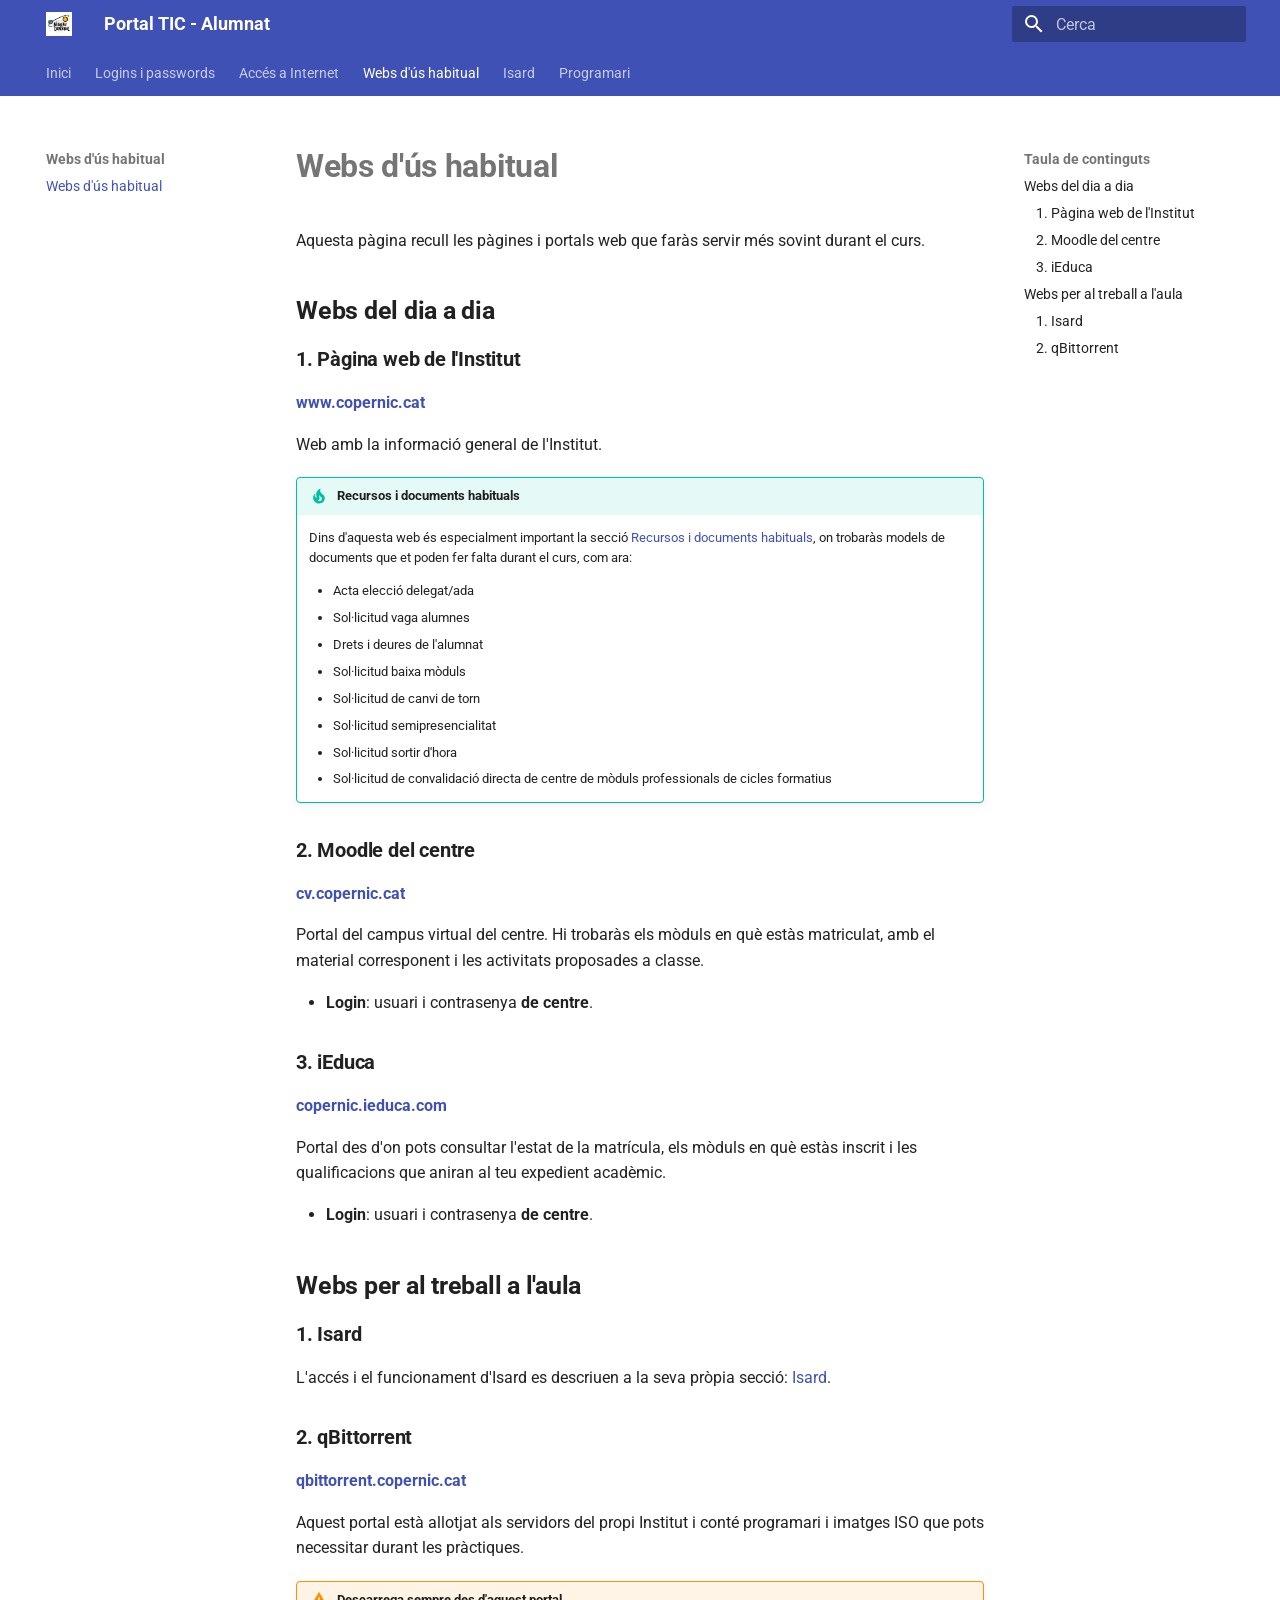
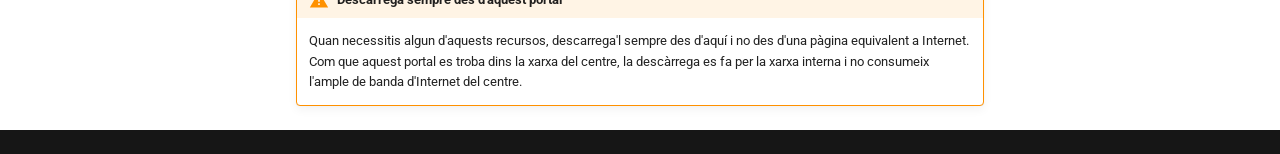
<file: webs/index.html>
<!doctype html>
<html lang="ca" class="no-js">
  <head>
    
      <meta charset="utf-8">
      <meta name="viewport" content="width=device-width,initial-scale=1">
      
        <meta name="description" content="Portal de referència amb la informació TIC de l'Institut Nicolau Copèrnic">
      
      
        <meta name="author" content="Institut Nicolau Copèrnic">
      
      
      
        <link rel="prev" href="../wifi/">
      
      
        <link rel="next" href="../isard/">
      
      
        
      
      
      <link rel="icon" href="../assets/img/Logotip.jpg">
      <meta name="generator" content="mkdocs-1.6.1, mkdocs-material-9.7.7">
    
    
      
        <title>Webs d'ús habitual - Portal TIC - Alumnat</title>
      
    
    
      <link rel="stylesheet" href="../assets/stylesheets/main.ec1eaa64.min.css">
      
        
        <link rel="stylesheet" href="../assets/stylesheets/palette.ab4e12ef.min.css">
      
      


    
    
      
    
    
      
        
        
        <link rel="preconnect" href="https://fonts.gstatic.com" crossorigin>
        <link rel="stylesheet" href="https://fonts.googleapis.com/css?family=Roboto:300,300i,400,400i,700,700i%7CRoboto+Mono:400,400i,700,700i&display=fallback">
        <style>:root{--md-text-font:"Roboto";--md-code-font:"Roboto Mono"}</style>
      
    
    
      <link rel="stylesheet" href="../stylesheets/extra.css">
    
    <script>__md_scope=new URL("..",location),__md_hash=e=>[...e].reduce(((e,_)=>(e<<5)-e+_.charCodeAt(0)),0),__md_get=(e,_=localStorage,t=__md_scope)=>JSON.parse(_.getItem(t.pathname+"."+e)),__md_set=(e,_,t=localStorage,a=__md_scope)=>{try{t.setItem(a.pathname+"."+e,JSON.stringify(_))}catch(e){}}</script>
    
      

    
    
  </head>
  
  
    
    
      
    
    
    
    
    <body dir="ltr" data-md-color-scheme="default" data-md-color-primary="indigo" data-md-color-accent="indigo">
  
    
    <input class="md-toggle" data-md-toggle="drawer" type="checkbox" id="__drawer" autocomplete="off">
    <input class="md-toggle" data-md-toggle="search" type="checkbox" id="__search" autocomplete="off">
    <label class="md-overlay" for="__drawer"></label>
    <div data-md-component="skip">
      
        
        <a href="#webs-dus-habitual" class="md-skip">
          Salta el contingut
        </a>
      
    </div>
    <div data-md-component="announce">
      
    </div>
    
    
      

<header class="md-header" data-md-component="header">
  <nav class="md-header__inner md-grid" aria-label="Capçalera">
    <a href=".." title="Portal TIC - Alumnat" class="md-header__button md-logo" aria-label="Portal TIC - Alumnat" data-md-component="logo">
      
  <img src="../assets/img/Logotip.jpg" alt="logo">

    </a>
    <label class="md-header__button md-icon" for="__drawer">
      
      <svg xmlns="http://www.w3.org/2000/svg" viewBox="0 0 24 24"><path d="M3 6h18v2H3zm0 5h18v2H3zm0 5h18v2H3z"/></svg>
    </label>
    <div class="md-header__title" data-md-component="header-title">
      <div class="md-header__ellipsis">
        <div class="md-header__topic">
          <span class="md-ellipsis">
            Portal TIC - Alumnat
          </span>
        </div>
        <div class="md-header__topic" data-md-component="header-topic">
          <span class="md-ellipsis">
            
              Webs d'ús habitual
            
          </span>
        </div>
      </div>
    </div>
    
      
        <form class="md-header__option" data-md-component="palette">
  
    
    
    
    <input class="md-option" data-md-color-media="" data-md-color-scheme="default" data-md-color-primary="indigo" data-md-color-accent="indigo"  aria-hidden="true"  type="radio" name="__palette" id="__palette_0">
    
  
</form>
      
    
    
      <script>var palette=__md_get("__palette");if(palette&&palette.color){if("(prefers-color-scheme)"===palette.color.media){var media=matchMedia("(prefers-color-scheme: light)"),input=document.querySelector(media.matches?"[data-md-color-media='(prefers-color-scheme: light)']":"[data-md-color-media='(prefers-color-scheme: dark)']");palette.color.media=input.getAttribute("data-md-color-media"),palette.color.scheme=input.getAttribute("data-md-color-scheme"),palette.color.primary=input.getAttribute("data-md-color-primary"),palette.color.accent=input.getAttribute("data-md-color-accent")}for(var[key,value]of Object.entries(palette.color))document.body.setAttribute("data-md-color-"+key,value)}</script>
    
    
    
      
      
        <label class="md-header__button md-icon" for="__search">
          
          <svg xmlns="http://www.w3.org/2000/svg" viewBox="0 0 24 24"><path d="M9.5 3A6.5 6.5 0 0 1 16 9.5c0 1.61-.59 3.09-1.56 4.23l.27.27h.79l5 5-1.5 1.5-5-5v-.79l-.27-.27A6.52 6.52 0 0 1 9.5 16 6.5 6.5 0 0 1 3 9.5 6.5 6.5 0 0 1 9.5 3m0 2C7 5 5 7 5 9.5S7 14 9.5 14 14 12 14 9.5 12 5 9.5 5"/></svg>
        </label>
        <div class="md-search" data-md-component="search" role="dialog">
  <label class="md-search__overlay" for="__search"></label>
  <div class="md-search__inner" role="search">
    <form class="md-search__form" name="search">
      <input type="text" class="md-search__input" name="query" aria-label="Cerca" placeholder="Cerca" autocapitalize="off" autocorrect="off" autocomplete="off" spellcheck="false" data-md-component="search-query" required>
      <label class="md-search__icon md-icon" for="__search">
        
        <svg xmlns="http://www.w3.org/2000/svg" viewBox="0 0 24 24"><path d="M9.5 3A6.5 6.5 0 0 1 16 9.5c0 1.61-.59 3.09-1.56 4.23l.27.27h.79l5 5-1.5 1.5-5-5v-.79l-.27-.27A6.52 6.52 0 0 1 9.5 16 6.5 6.5 0 0 1 3 9.5 6.5 6.5 0 0 1 9.5 3m0 2C7 5 5 7 5 9.5S7 14 9.5 14 14 12 14 9.5 12 5 9.5 5"/></svg>
        
        <svg xmlns="http://www.w3.org/2000/svg" viewBox="0 0 24 24"><path d="M20 11v2H8l5.5 5.5-1.42 1.42L4.16 12l7.92-7.92L13.5 5.5 8 11z"/></svg>
      </label>
      <nav class="md-search__options" aria-label="Cerca">
        
        <button type="reset" class="md-search__icon md-icon" title="Neteja" aria-label="Neteja" tabindex="-1">
          
          <svg xmlns="http://www.w3.org/2000/svg" viewBox="0 0 24 24"><path d="M19 6.41 17.59 5 12 10.59 6.41 5 5 6.41 10.59 12 5 17.59 6.41 19 12 13.41 17.59 19 19 17.59 13.41 12z"/></svg>
        </button>
      </nav>
      
        <div class="md-search__suggest" data-md-component="search-suggest"></div>
      
    </form>
    <div class="md-search__output">
      <div class="md-search__scrollwrap" tabindex="0" data-md-scrollfix>
        <div class="md-search-result" data-md-component="search-result">
          <div class="md-search-result__meta">
            Inicialitzant cerca
          </div>
          <ol class="md-search-result__list" role="presentation"></ol>
        </div>
      </div>
    </div>
  </div>
</div>
      
    
    
  </nav>
  
</header>
    
    <div class="md-container" data-md-component="container">
      
      
        
          
            
<nav class="md-tabs" aria-label="Pestanyes" data-md-component="tabs">
  <div class="md-grid">
    <ul class="md-tabs__list">
      
        
  
  
  
  
    <li class="md-tabs__item">
      <a href=".." class="md-tabs__link">
        
  
  
    
  
  Inici

      </a>
    </li>
  

      
        
  
  
  
  
    
    
      <li class="md-tabs__item">
        <a href="../accessos/" class="md-tabs__link">
          
  
  
  Logins i passwords

        </a>
      </li>
    
  

      
        
  
  
  
  
    
    
      <li class="md-tabs__item">
        <a href="../wifi/" class="md-tabs__link">
          
  
  
  Accés a Internet

        </a>
      </li>
    
  

      
        
  
  
  
    
  
  
    
    
      <li class="md-tabs__item md-tabs__item--active">
        <a href="./" class="md-tabs__link">
          
  
  
  Webs d'ús habitual

        </a>
      </li>
    
  

      
        
  
  
  
  
    
    
      <li class="md-tabs__item">
        <a href="../isard/" class="md-tabs__link">
          
  
  
  Isard

        </a>
      </li>
    
  

      
        
  
  
  
  
    
    
      <li class="md-tabs__item">
        <a href="../programari/" class="md-tabs__link">
          
  
  
  Programari

        </a>
      </li>
    
  

      
    </ul>
  </div>
</nav>
          
        
      
      <main class="md-main" data-md-component="main">
        <div class="md-main__inner md-grid">
          
            
              
              <div class="md-sidebar md-sidebar--primary" data-md-component="sidebar" data-md-type="navigation" >
                <div class="md-sidebar__scrollwrap">
                  <div class="md-sidebar__inner">
                    


  


<nav class="md-nav md-nav--primary md-nav--lifted" aria-label="Navegació" data-md-level="0">
  <label class="md-nav__title" for="__drawer">
    <a href=".." title="Portal TIC - Alumnat" class="md-nav__button md-logo" aria-label="Portal TIC - Alumnat" data-md-component="logo">
      
  <img src="../assets/img/Logotip.jpg" alt="logo">

    </a>
    Portal TIC - Alumnat
  </label>
  
  <ul class="md-nav__list" data-md-scrollfix>
    
      
      
  
  
  
  
    <li class="md-nav__item">
      <a href=".." class="md-nav__link">
        
  
  
  <span class="md-ellipsis">
    
  
    Inici
  

    
  </span>
  
  

      </a>
    </li>
  

    
      
      
  
  
  
  
    
    
    
    
      
      
    
    
    <li class="md-nav__item md-nav__item--nested">
      
        
        
          
        
        <input class="md-nav__toggle md-toggle md-toggle--indeterminate" type="checkbox" id="__nav_2" >
        
          
          <label class="md-nav__link" for="__nav_2" id="__nav_2_label" tabindex="0">
            
  
  
  <span class="md-ellipsis">
    
  
    Logins i passwords
  

    
  </span>
  
  

            <span class="md-nav__icon md-icon"></span>
          </label>
        
        <nav class="md-nav" data-md-level="1" aria-labelledby="__nav_2_label" aria-expanded="false">
          <label class="md-nav__title" for="__nav_2">
            <span class="md-nav__icon md-icon"></span>
            
  
    Logins i passwords
  

          </label>
          <ul class="md-nav__list" data-md-scrollfix>
            
              
                
  
  
  
  
    <li class="md-nav__item">
      <a href="../accessos/" class="md-nav__link">
        
  
  
  <span class="md-ellipsis">
    
  
    Logins i passwords
  

    
  </span>
  
  

      </a>
    </li>
  

              
            
          </ul>
        </nav>
      
    </li>
  

    
      
      
  
  
  
  
    
    
    
    
      
      
    
    
    <li class="md-nav__item md-nav__item--nested">
      
        
        
          
        
        <input class="md-nav__toggle md-toggle md-toggle--indeterminate" type="checkbox" id="__nav_3" >
        
          
          <label class="md-nav__link" for="__nav_3" id="__nav_3_label" tabindex="0">
            
  
  
  <span class="md-ellipsis">
    
  
    Accés a Internet
  

    
  </span>
  
  

            <span class="md-nav__icon md-icon"></span>
          </label>
        
        <nav class="md-nav" data-md-level="1" aria-labelledby="__nav_3_label" aria-expanded="false">
          <label class="md-nav__title" for="__nav_3">
            <span class="md-nav__icon md-icon"></span>
            
  
    Accés a Internet
  

          </label>
          <ul class="md-nav__list" data-md-scrollfix>
            
              
                
  
  
  
  
    <li class="md-nav__item">
      <a href="../wifi/" class="md-nav__link">
        
  
  
  <span class="md-ellipsis">
    
  
    Accés a Internet
  

    
  </span>
  
  

      </a>
    </li>
  

              
            
          </ul>
        </nav>
      
    </li>
  

    
      
      
  
  
    
  
  
  
    
    
    
    
      
        
        
      
      
    
    
    <li class="md-nav__item md-nav__item--active md-nav__item--section md-nav__item--nested">
      
        
        
        <input class="md-nav__toggle md-toggle " type="checkbox" id="__nav_4" checked>
        
          
          <label class="md-nav__link" for="__nav_4" id="__nav_4_label" tabindex="">
            
  
  
  <span class="md-ellipsis">
    
  
    Webs d'ús habitual
  

    
  </span>
  
  

            <span class="md-nav__icon md-icon"></span>
          </label>
        
        <nav class="md-nav" data-md-level="1" aria-labelledby="__nav_4_label" aria-expanded="true">
          <label class="md-nav__title" for="__nav_4">
            <span class="md-nav__icon md-icon"></span>
            
  
    Webs d'ús habitual
  

          </label>
          <ul class="md-nav__list" data-md-scrollfix>
            
              
                
  
  
    
  
  
  
    <li class="md-nav__item md-nav__item--active">
      
      <input class="md-nav__toggle md-toggle" type="checkbox" id="__toc">
      
      
        
      
      
        <label class="md-nav__link md-nav__link--active" for="__toc">
          
  
  
  <span class="md-ellipsis">
    
  
    Webs d'ús habitual
  

    
  </span>
  
  

          <span class="md-nav__icon md-icon"></span>
        </label>
      
      <a href="./" class="md-nav__link md-nav__link--active">
        
  
  
  <span class="md-ellipsis">
    
  
    Webs d'ús habitual
  

    
  </span>
  
  

      </a>
      
        

<nav class="md-nav md-nav--secondary" aria-label="Taula de continguts">
  
  
  
    
  
  
    <label class="md-nav__title" for="__toc">
      <span class="md-nav__icon md-icon"></span>
      Taula de continguts
    </label>
    <ul class="md-nav__list" data-md-component="toc" data-md-scrollfix>
      
        <li class="md-nav__item">
  <a href="#webs-del-dia-a-dia" class="md-nav__link">
    <span class="md-ellipsis">
      
        Webs del dia a dia
      
    </span>
  </a>
  
    <nav class="md-nav" aria-label="Webs del dia a dia">
      <ul class="md-nav__list">
        
          <li class="md-nav__item">
  <a href="#1-pagina-web-de-linstitut" class="md-nav__link">
    <span class="md-ellipsis">
      
        1. Pàgina web de l'Institut
      
    </span>
  </a>
  
</li>
        
          <li class="md-nav__item">
  <a href="#2-moodle-del-centre" class="md-nav__link">
    <span class="md-ellipsis">
      
        2. Moodle del centre
      
    </span>
  </a>
  
</li>
        
          <li class="md-nav__item">
  <a href="#3-ieduca" class="md-nav__link">
    <span class="md-ellipsis">
      
        3. iEduca
      
    </span>
  </a>
  
</li>
        
      </ul>
    </nav>
  
</li>
      
        <li class="md-nav__item">
  <a href="#webs-per-al-treball-a-laula" class="md-nav__link">
    <span class="md-ellipsis">
      
        Webs per al treball a l'aula
      
    </span>
  </a>
  
    <nav class="md-nav" aria-label="Webs per al treball a l&#39;aula">
      <ul class="md-nav__list">
        
          <li class="md-nav__item">
  <a href="#1-isard" class="md-nav__link">
    <span class="md-ellipsis">
      
        1. Isard
      
    </span>
  </a>
  
</li>
        
          <li class="md-nav__item">
  <a href="#2-qbittorrent" class="md-nav__link">
    <span class="md-ellipsis">
      
        2. qBittorrent
      
    </span>
  </a>
  
</li>
        
      </ul>
    </nav>
  
</li>
      
    </ul>
  
</nav>
      
    </li>
  

              
            
          </ul>
        </nav>
      
    </li>
  

    
      
      
  
  
  
  
    
    
    
    
      
      
    
    
    <li class="md-nav__item md-nav__item--nested">
      
        
        
          
        
        <input class="md-nav__toggle md-toggle md-toggle--indeterminate" type="checkbox" id="__nav_5" >
        
          
          <label class="md-nav__link" for="__nav_5" id="__nav_5_label" tabindex="0">
            
  
  
  <span class="md-ellipsis">
    
  
    Isard
  

    
  </span>
  
  

            <span class="md-nav__icon md-icon"></span>
          </label>
        
        <nav class="md-nav" data-md-level="1" aria-labelledby="__nav_5_label" aria-expanded="false">
          <label class="md-nav__title" for="__nav_5">
            <span class="md-nav__icon md-icon"></span>
            
  
    Isard
  

          </label>
          <ul class="md-nav__list" data-md-scrollfix>
            
              
                
  
  
  
  
    <li class="md-nav__item">
      <a href="../isard/" class="md-nav__link">
        
  
  
  <span class="md-ellipsis">
    
  
    Isard
  

    
  </span>
  
  

      </a>
    </li>
  

              
            
          </ul>
        </nav>
      
    </li>
  

    
      
      
  
  
  
  
    
    
    
    
      
      
    
    
    <li class="md-nav__item md-nav__item--nested">
      
        
        
          
        
        <input class="md-nav__toggle md-toggle md-toggle--indeterminate" type="checkbox" id="__nav_6" >
        
          
          <label class="md-nav__link" for="__nav_6" id="__nav_6_label" tabindex="0">
            
  
  
  <span class="md-ellipsis">
    
  
    Programari
  

    
  </span>
  
  

            <span class="md-nav__icon md-icon"></span>
          </label>
        
        <nav class="md-nav" data-md-level="1" aria-labelledby="__nav_6_label" aria-expanded="false">
          <label class="md-nav__title" for="__nav_6">
            <span class="md-nav__icon md-icon"></span>
            
  
    Programari
  

          </label>
          <ul class="md-nav__list" data-md-scrollfix>
            
              
                
  
  
  
  
    <li class="md-nav__item">
      <a href="../programari/" class="md-nav__link">
        
  
  
  <span class="md-ellipsis">
    
  
    Programari
  

    
  </span>
  
  

      </a>
    </li>
  

              
            
          </ul>
        </nav>
      
    </li>
  

    
  </ul>
</nav>
                  </div>
                </div>
              </div>
            
            
              
              <div class="md-sidebar md-sidebar--secondary" data-md-component="sidebar" data-md-type="toc" >
                <div class="md-sidebar__scrollwrap">
                  <div class="md-sidebar__inner">
                    

<nav class="md-nav md-nav--secondary" aria-label="Taula de continguts">
  
  
  
    
  
  
    <label class="md-nav__title" for="__toc">
      <span class="md-nav__icon md-icon"></span>
      Taula de continguts
    </label>
    <ul class="md-nav__list" data-md-component="toc" data-md-scrollfix>
      
        <li class="md-nav__item">
  <a href="#webs-del-dia-a-dia" class="md-nav__link">
    <span class="md-ellipsis">
      
        Webs del dia a dia
      
    </span>
  </a>
  
    <nav class="md-nav" aria-label="Webs del dia a dia">
      <ul class="md-nav__list">
        
          <li class="md-nav__item">
  <a href="#1-pagina-web-de-linstitut" class="md-nav__link">
    <span class="md-ellipsis">
      
        1. Pàgina web de l'Institut
      
    </span>
  </a>
  
</li>
        
          <li class="md-nav__item">
  <a href="#2-moodle-del-centre" class="md-nav__link">
    <span class="md-ellipsis">
      
        2. Moodle del centre
      
    </span>
  </a>
  
</li>
        
          <li class="md-nav__item">
  <a href="#3-ieduca" class="md-nav__link">
    <span class="md-ellipsis">
      
        3. iEduca
      
    </span>
  </a>
  
</li>
        
      </ul>
    </nav>
  
</li>
      
        <li class="md-nav__item">
  <a href="#webs-per-al-treball-a-laula" class="md-nav__link">
    <span class="md-ellipsis">
      
        Webs per al treball a l'aula
      
    </span>
  </a>
  
    <nav class="md-nav" aria-label="Webs per al treball a l&#39;aula">
      <ul class="md-nav__list">
        
          <li class="md-nav__item">
  <a href="#1-isard" class="md-nav__link">
    <span class="md-ellipsis">
      
        1. Isard
      
    </span>
  </a>
  
</li>
        
          <li class="md-nav__item">
  <a href="#2-qbittorrent" class="md-nav__link">
    <span class="md-ellipsis">
      
        2. qBittorrent
      
    </span>
  </a>
  
</li>
        
      </ul>
    </nav>
  
</li>
      
    </ul>
  
</nav>
                  </div>
                </div>
              </div>
            
          
          
            <div class="md-content" data-md-component="content">
              
              <article class="md-content__inner md-typeset">
                
                  



<h1 id="webs-dus-habitual">Webs d'ús habitual<a class="headerlink" href="#webs-dus-habitual" title="Permanent link">&para;</a></h1>
<p>Aquesta pàgina recull les pàgines i portals web que faràs servir més sovint durant el curs.</p>
<h2 id="webs-del-dia-a-dia">Webs del dia a dia<a class="headerlink" href="#webs-del-dia-a-dia" title="Permanent link">&para;</a></h2>
<h3 id="1-pagina-web-de-linstitut">1. Pàgina web de l'Institut<a class="headerlink" href="#1-pagina-web-de-linstitut" title="Permanent link">&para;</a></h3>
<p><strong><a href="https://www.copernic.cat">www.copernic.cat</a></strong></p>
<p>Web amb la informació general de l'Institut.</p>
<div class="admonition tip">
<p class="admonition-title">Recursos i documents habituals</p>
<p>Dins d'aquesta web és especialment important la secció <a href="https://www.copernic.cat/ca/recursos-i-documents-habituals">Recursos i documents habituals</a>, on trobaràs models de documents que et poden fer falta durant el curs, com ara:</p>
<ul>
<li>Acta elecció delegat/ada</li>
<li>Sol·licitud vaga alumnes</li>
<li>Drets i deures de l'alumnat</li>
<li>Sol·licitud baixa mòduls</li>
<li>Sol·licitud de canvi de torn</li>
<li>Sol·licitud semipresencialitat</li>
<li>Sol·licitud sortir d'hora</li>
<li>Sol·licitud de convalidació directa de centre de mòduls professionals de cicles formatius</li>
</ul>
</div>
<h3 id="2-moodle-del-centre">2. Moodle del centre<a class="headerlink" href="#2-moodle-del-centre" title="Permanent link">&para;</a></h3>
<p><strong><a href="https://cv.copernic.cat">cv.copernic.cat</a></strong></p>
<p>Portal del campus virtual del centre. Hi trobaràs els mòduls en què estàs matriculat, amb el material corresponent i les activitats proposades a classe.</p>
<ul>
<li><strong>Login</strong>: usuari i contrasenya <strong>de centre</strong>.</li>
</ul>
<h3 id="3-ieduca">3. iEduca<a class="headerlink" href="#3-ieduca" title="Permanent link">&para;</a></h3>
<p><strong><a href="https://copernic.ieduca.com/">copernic.ieduca.com</a></strong></p>
<p>Portal des d'on pots consultar l'estat de la matrícula, els mòduls en què estàs inscrit i les qualificacions que aniran al teu expedient acadèmic.</p>
<ul>
<li><strong>Login</strong>: usuari i contrasenya <strong>de centre</strong>.</li>
</ul>
<h2 id="webs-per-al-treball-a-laula">Webs per al treball a l'aula<a class="headerlink" href="#webs-per-al-treball-a-laula" title="Permanent link">&para;</a></h2>
<h3 id="1-isard">1. Isard<a class="headerlink" href="#1-isard" title="Permanent link">&para;</a></h3>
<p>L'accés i el funcionament d'Isard es descriuen a la seva pròpia secció: <a href="../isard/">Isard</a>.</p>
<h3 id="2-qbittorrent">2. qBittorrent<a class="headerlink" href="#2-qbittorrent" title="Permanent link">&para;</a></h3>
<p><strong><a href="https://qbittorrent.copernic.cat/">qbittorrent.copernic.cat</a></strong></p>
<p>Aquest portal està allotjat als servidors del propi Institut i conté programari i imatges ISO que pots necessitar durant les pràctiques.</p>
<div class="admonition warning">
<p class="admonition-title">Descarrega sempre des d'aquest portal</p>
<p>Quan necessitis algun d'aquests recursos, descarrega'l sempre des d'aquí i no des d'una pàgina equivalent a Internet. Com que aquest portal es troba dins la xarxa del centre, la descàrrega es fa per la xarxa interna i no consumeix l'ample de banda d'Internet del centre.</p>
</div>







  
  






                
              </article>
            </div>
          
          
<script>var target=document.getElementById(location.hash.slice(1));target&&target.name&&(target.checked=target.name.startsWith("__tabbed_"))</script>
        </div>
        
          <button type="button" class="md-top md-icon" data-md-component="top" hidden>
  
  <svg xmlns="http://www.w3.org/2000/svg" viewBox="0 0 24 24"><path d="M13 20h-2V8l-5.5 5.5-1.42-1.42L12 4.16l7.92 7.92-1.42 1.42L13 8z"/></svg>
  Torna a l'inici
</button>
        
      </main>
      
        <footer class="md-footer">
  
  <div class="md-footer-meta md-typeset">
    <div class="md-footer-meta__inner md-grid">
      <div class="md-copyright">
  
  
</div>
      
    </div>
  </div>
</footer>
      
    </div>
    <div class="md-dialog" data-md-component="dialog">
      <div class="md-dialog__inner md-typeset"></div>
    </div>
    
    
    
      
      
      <script id="__config" type="application/json">{"annotate": null, "base": "..", "features": ["navigation.tabs", "navigation.top", "navigation.expand", "search.suggest", "search.highlight", "content.code.copy"], "search": "../assets/javascripts/workers/search.2c215733.min.js", "tags": null, "translations": {"clipboard.copied": "Copiat al porta-retalls", "clipboard.copy": "C\u00f2pia al porta-retalls", "search.result.more.one": "1 m\u00e9s en aquesta p\u00e0gina", "search.result.more.other": "# m\u00e9s en aquesta p\u00e0gina", "search.result.none": "Cap document coincideix", "search.result.one": "1 document coincident", "search.result.other": "# documents coincidents", "search.result.placeholder": "Escriu per a comen\u00e7ar a cercar", "search.result.term.missing": "Desaparegut", "select.version": "Selecciona la versi\u00f3"}, "version": null}</script>
    
    
      <script src="../assets/javascripts/bundle.d7400e89.min.js"></script>
      
    
  </body>
</html>
</file>
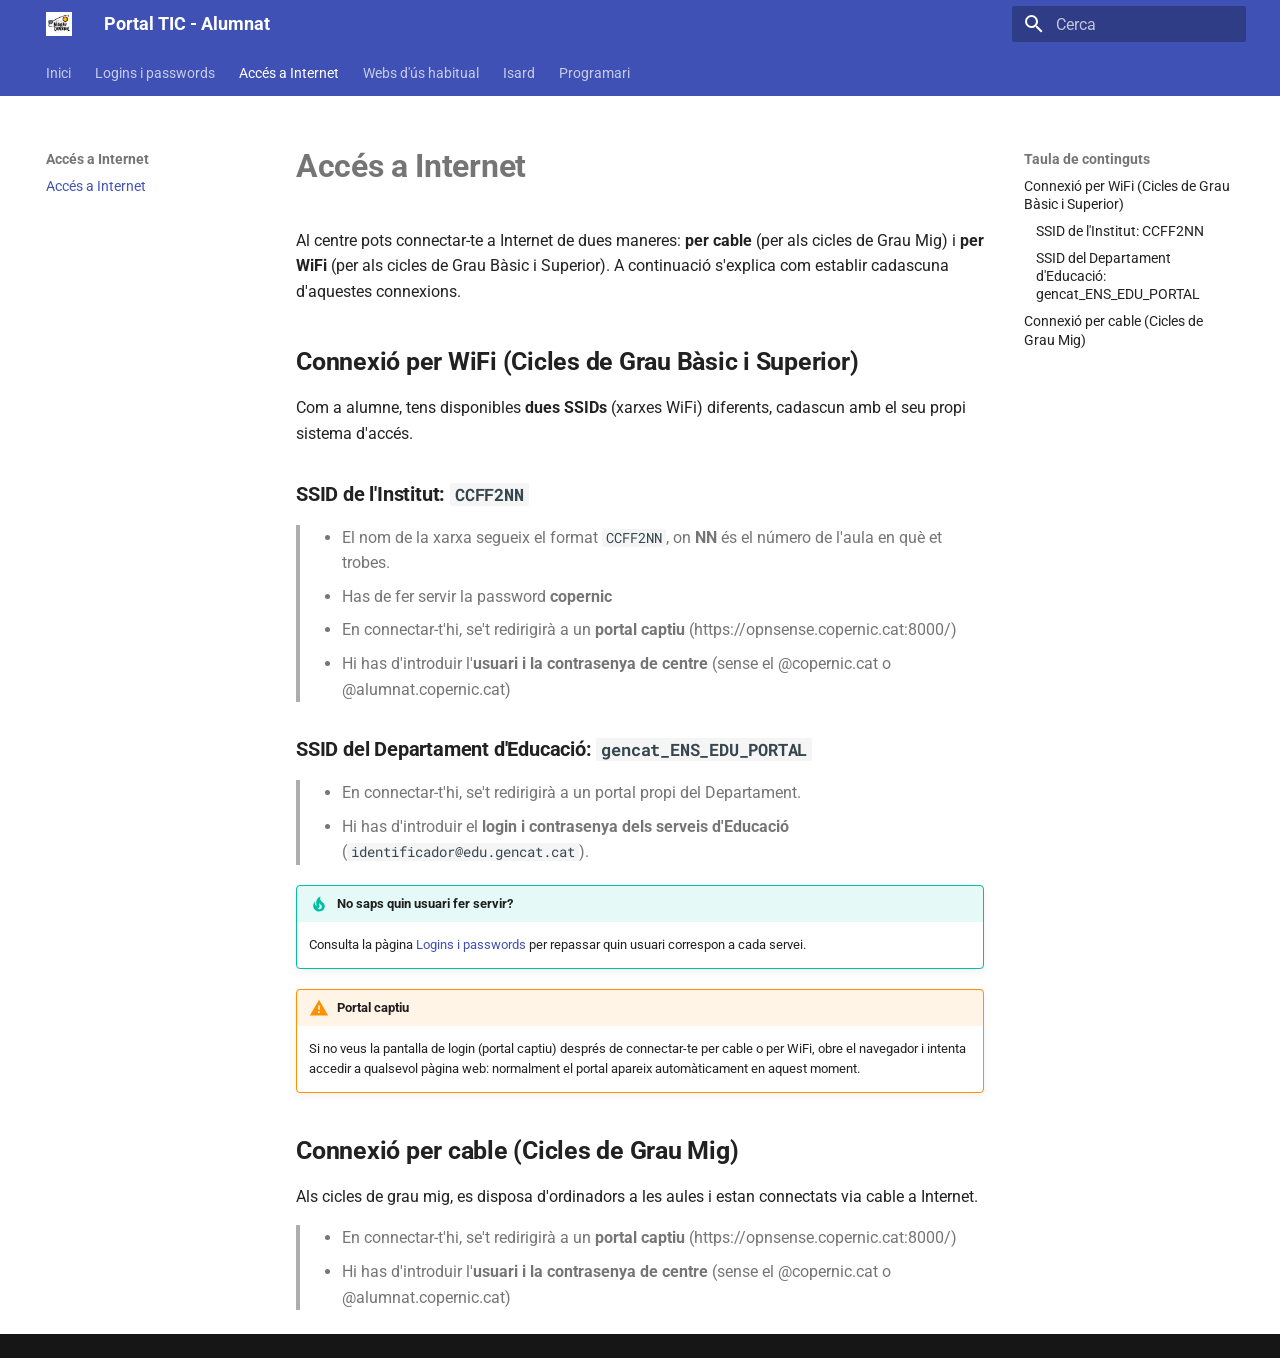
<file: wifi/index.html>
<!doctype html>
<html lang="ca" class="no-js">
  <head>
    
      <meta charset="utf-8">
      <meta name="viewport" content="width=device-width,initial-scale=1">
      
        <meta name="description" content="Portal de referència amb la informació TIC de l'Institut Nicolau Copèrnic">
      
      
        <meta name="author" content="Institut Nicolau Copèrnic">
      
      
      
        <link rel="prev" href="../accessos/">
      
      
        <link rel="next" href="../webs/">
      
      
        
      
      
      <link rel="icon" href="../assets/img/Logotip.jpg">
      <meta name="generator" content="mkdocs-1.6.1, mkdocs-material-9.7.7">
    
    
      
        <title>Accés a Internet - Portal TIC - Alumnat</title>
      
    
    
      <link rel="stylesheet" href="../assets/stylesheets/main.ec1eaa64.min.css">
      
        
        <link rel="stylesheet" href="../assets/stylesheets/palette.ab4e12ef.min.css">
      
      


    
    
      
    
    
      
        
        
        <link rel="preconnect" href="https://fonts.gstatic.com" crossorigin>
        <link rel="stylesheet" href="https://fonts.googleapis.com/css?family=Roboto:300,300i,400,400i,700,700i%7CRoboto+Mono:400,400i,700,700i&display=fallback">
        <style>:root{--md-text-font:"Roboto";--md-code-font:"Roboto Mono"}</style>
      
    
    
      <link rel="stylesheet" href="../stylesheets/extra.css">
    
    <script>__md_scope=new URL("..",location),__md_hash=e=>[...e].reduce(((e,_)=>(e<<5)-e+_.charCodeAt(0)),0),__md_get=(e,_=localStorage,t=__md_scope)=>JSON.parse(_.getItem(t.pathname+"."+e)),__md_set=(e,_,t=localStorage,a=__md_scope)=>{try{t.setItem(a.pathname+"."+e,JSON.stringify(_))}catch(e){}}</script>
    
      

    
    
  </head>
  
  
    
    
      
    
    
    
    
    <body dir="ltr" data-md-color-scheme="default" data-md-color-primary="indigo" data-md-color-accent="indigo">
  
    
    <input class="md-toggle" data-md-toggle="drawer" type="checkbox" id="__drawer" autocomplete="off">
    <input class="md-toggle" data-md-toggle="search" type="checkbox" id="__search" autocomplete="off">
    <label class="md-overlay" for="__drawer"></label>
    <div data-md-component="skip">
      
        
        <a href="#acces-a-internet" class="md-skip">
          Salta el contingut
        </a>
      
    </div>
    <div data-md-component="announce">
      
    </div>
    
    
      

<header class="md-header" data-md-component="header">
  <nav class="md-header__inner md-grid" aria-label="Capçalera">
    <a href=".." title="Portal TIC - Alumnat" class="md-header__button md-logo" aria-label="Portal TIC - Alumnat" data-md-component="logo">
      
  <img src="../assets/img/Logotip.jpg" alt="logo">

    </a>
    <label class="md-header__button md-icon" for="__drawer">
      
      <svg xmlns="http://www.w3.org/2000/svg" viewBox="0 0 24 24"><path d="M3 6h18v2H3zm0 5h18v2H3zm0 5h18v2H3z"/></svg>
    </label>
    <div class="md-header__title" data-md-component="header-title">
      <div class="md-header__ellipsis">
        <div class="md-header__topic">
          <span class="md-ellipsis">
            Portal TIC - Alumnat
          </span>
        </div>
        <div class="md-header__topic" data-md-component="header-topic">
          <span class="md-ellipsis">
            
              Accés a Internet
            
          </span>
        </div>
      </div>
    </div>
    
      
        <form class="md-header__option" data-md-component="palette">
  
    
    
    
    <input class="md-option" data-md-color-media="" data-md-color-scheme="default" data-md-color-primary="indigo" data-md-color-accent="indigo"  aria-hidden="true"  type="radio" name="__palette" id="__palette_0">
    
  
</form>
      
    
    
      <script>var palette=__md_get("__palette");if(palette&&palette.color){if("(prefers-color-scheme)"===palette.color.media){var media=matchMedia("(prefers-color-scheme: light)"),input=document.querySelector(media.matches?"[data-md-color-media='(prefers-color-scheme: light)']":"[data-md-color-media='(prefers-color-scheme: dark)']");palette.color.media=input.getAttribute("data-md-color-media"),palette.color.scheme=input.getAttribute("data-md-color-scheme"),palette.color.primary=input.getAttribute("data-md-color-primary"),palette.color.accent=input.getAttribute("data-md-color-accent")}for(var[key,value]of Object.entries(palette.color))document.body.setAttribute("data-md-color-"+key,value)}</script>
    
    
    
      
      
        <label class="md-header__button md-icon" for="__search">
          
          <svg xmlns="http://www.w3.org/2000/svg" viewBox="0 0 24 24"><path d="M9.5 3A6.5 6.5 0 0 1 16 9.5c0 1.61-.59 3.09-1.56 4.23l.27.27h.79l5 5-1.5 1.5-5-5v-.79l-.27-.27A6.52 6.52 0 0 1 9.5 16 6.5 6.5 0 0 1 3 9.5 6.5 6.5 0 0 1 9.5 3m0 2C7 5 5 7 5 9.5S7 14 9.5 14 14 12 14 9.5 12 5 9.5 5"/></svg>
        </label>
        <div class="md-search" data-md-component="search" role="dialog">
  <label class="md-search__overlay" for="__search"></label>
  <div class="md-search__inner" role="search">
    <form class="md-search__form" name="search">
      <input type="text" class="md-search__input" name="query" aria-label="Cerca" placeholder="Cerca" autocapitalize="off" autocorrect="off" autocomplete="off" spellcheck="false" data-md-component="search-query" required>
      <label class="md-search__icon md-icon" for="__search">
        
        <svg xmlns="http://www.w3.org/2000/svg" viewBox="0 0 24 24"><path d="M9.5 3A6.5 6.5 0 0 1 16 9.5c0 1.61-.59 3.09-1.56 4.23l.27.27h.79l5 5-1.5 1.5-5-5v-.79l-.27-.27A6.52 6.52 0 0 1 9.5 16 6.5 6.5 0 0 1 3 9.5 6.5 6.5 0 0 1 9.5 3m0 2C7 5 5 7 5 9.5S7 14 9.5 14 14 12 14 9.5 12 5 9.5 5"/></svg>
        
        <svg xmlns="http://www.w3.org/2000/svg" viewBox="0 0 24 24"><path d="M20 11v2H8l5.5 5.5-1.42 1.42L4.16 12l7.92-7.92L13.5 5.5 8 11z"/></svg>
      </label>
      <nav class="md-search__options" aria-label="Cerca">
        
        <button type="reset" class="md-search__icon md-icon" title="Neteja" aria-label="Neteja" tabindex="-1">
          
          <svg xmlns="http://www.w3.org/2000/svg" viewBox="0 0 24 24"><path d="M19 6.41 17.59 5 12 10.59 6.41 5 5 6.41 10.59 12 5 17.59 6.41 19 12 13.41 17.59 19 19 17.59 13.41 12z"/></svg>
        </button>
      </nav>
      
        <div class="md-search__suggest" data-md-component="search-suggest"></div>
      
    </form>
    <div class="md-search__output">
      <div class="md-search__scrollwrap" tabindex="0" data-md-scrollfix>
        <div class="md-search-result" data-md-component="search-result">
          <div class="md-search-result__meta">
            Inicialitzant cerca
          </div>
          <ol class="md-search-result__list" role="presentation"></ol>
        </div>
      </div>
    </div>
  </div>
</div>
      
    
    
  </nav>
  
</header>
    
    <div class="md-container" data-md-component="container">
      
      
        
          
            
<nav class="md-tabs" aria-label="Pestanyes" data-md-component="tabs">
  <div class="md-grid">
    <ul class="md-tabs__list">
      
        
  
  
  
  
    <li class="md-tabs__item">
      <a href=".." class="md-tabs__link">
        
  
  
    
  
  Inici

      </a>
    </li>
  

      
        
  
  
  
  
    
    
      <li class="md-tabs__item">
        <a href="../accessos/" class="md-tabs__link">
          
  
  
  Logins i passwords

        </a>
      </li>
    
  

      
        
  
  
  
    
  
  
    
    
      <li class="md-tabs__item md-tabs__item--active">
        <a href="./" class="md-tabs__link">
          
  
  
  Accés a Internet

        </a>
      </li>
    
  

      
        
  
  
  
  
    
    
      <li class="md-tabs__item">
        <a href="../webs/" class="md-tabs__link">
          
  
  
  Webs d'ús habitual

        </a>
      </li>
    
  

      
        
  
  
  
  
    
    
      <li class="md-tabs__item">
        <a href="../isard/" class="md-tabs__link">
          
  
  
  Isard

        </a>
      </li>
    
  

      
        
  
  
  
  
    
    
      <li class="md-tabs__item">
        <a href="../programari/" class="md-tabs__link">
          
  
  
  Programari

        </a>
      </li>
    
  

      
    </ul>
  </div>
</nav>
          
        
      
      <main class="md-main" data-md-component="main">
        <div class="md-main__inner md-grid">
          
            
              
              <div class="md-sidebar md-sidebar--primary" data-md-component="sidebar" data-md-type="navigation" >
                <div class="md-sidebar__scrollwrap">
                  <div class="md-sidebar__inner">
                    


  


<nav class="md-nav md-nav--primary md-nav--lifted" aria-label="Navegació" data-md-level="0">
  <label class="md-nav__title" for="__drawer">
    <a href=".." title="Portal TIC - Alumnat" class="md-nav__button md-logo" aria-label="Portal TIC - Alumnat" data-md-component="logo">
      
  <img src="../assets/img/Logotip.jpg" alt="logo">

    </a>
    Portal TIC - Alumnat
  </label>
  
  <ul class="md-nav__list" data-md-scrollfix>
    
      
      
  
  
  
  
    <li class="md-nav__item">
      <a href=".." class="md-nav__link">
        
  
  
  <span class="md-ellipsis">
    
  
    Inici
  

    
  </span>
  
  

      </a>
    </li>
  

    
      
      
  
  
  
  
    
    
    
    
      
      
    
    
    <li class="md-nav__item md-nav__item--nested">
      
        
        
          
        
        <input class="md-nav__toggle md-toggle md-toggle--indeterminate" type="checkbox" id="__nav_2" >
        
          
          <label class="md-nav__link" for="__nav_2" id="__nav_2_label" tabindex="0">
            
  
  
  <span class="md-ellipsis">
    
  
    Logins i passwords
  

    
  </span>
  
  

            <span class="md-nav__icon md-icon"></span>
          </label>
        
        <nav class="md-nav" data-md-level="1" aria-labelledby="__nav_2_label" aria-expanded="false">
          <label class="md-nav__title" for="__nav_2">
            <span class="md-nav__icon md-icon"></span>
            
  
    Logins i passwords
  

          </label>
          <ul class="md-nav__list" data-md-scrollfix>
            
              
                
  
  
  
  
    <li class="md-nav__item">
      <a href="../accessos/" class="md-nav__link">
        
  
  
  <span class="md-ellipsis">
    
  
    Logins i passwords
  

    
  </span>
  
  

      </a>
    </li>
  

              
            
          </ul>
        </nav>
      
    </li>
  

    
      
      
  
  
    
  
  
  
    
    
    
    
      
        
        
      
      
    
    
    <li class="md-nav__item md-nav__item--active md-nav__item--section md-nav__item--nested">
      
        
        
        <input class="md-nav__toggle md-toggle " type="checkbox" id="__nav_3" checked>
        
          
          <label class="md-nav__link" for="__nav_3" id="__nav_3_label" tabindex="">
            
  
  
  <span class="md-ellipsis">
    
  
    Accés a Internet
  

    
  </span>
  
  

            <span class="md-nav__icon md-icon"></span>
          </label>
        
        <nav class="md-nav" data-md-level="1" aria-labelledby="__nav_3_label" aria-expanded="true">
          <label class="md-nav__title" for="__nav_3">
            <span class="md-nav__icon md-icon"></span>
            
  
    Accés a Internet
  

          </label>
          <ul class="md-nav__list" data-md-scrollfix>
            
              
                
  
  
    
  
  
  
    <li class="md-nav__item md-nav__item--active">
      
      <input class="md-nav__toggle md-toggle" type="checkbox" id="__toc">
      
      
        
      
      
        <label class="md-nav__link md-nav__link--active" for="__toc">
          
  
  
  <span class="md-ellipsis">
    
  
    Accés a Internet
  

    
  </span>
  
  

          <span class="md-nav__icon md-icon"></span>
        </label>
      
      <a href="./" class="md-nav__link md-nav__link--active">
        
  
  
  <span class="md-ellipsis">
    
  
    Accés a Internet
  

    
  </span>
  
  

      </a>
      
        

<nav class="md-nav md-nav--secondary" aria-label="Taula de continguts">
  
  
  
    
  
  
    <label class="md-nav__title" for="__toc">
      <span class="md-nav__icon md-icon"></span>
      Taula de continguts
    </label>
    <ul class="md-nav__list" data-md-component="toc" data-md-scrollfix>
      
        <li class="md-nav__item">
  <a href="#connexio-per-wifi-cicles-de-grau-basic-i-superior" class="md-nav__link">
    <span class="md-ellipsis">
      
        Connexió per WiFi (Cicles de Grau Bàsic i Superior)
      
    </span>
  </a>
  
    <nav class="md-nav" aria-label="Connexió per WiFi (Cicles de Grau Bàsic i Superior)">
      <ul class="md-nav__list">
        
          <li class="md-nav__item">
  <a href="#ssid-de-linstitut-ccff2nn" class="md-nav__link">
    <span class="md-ellipsis">
      
        SSID de l'Institut: CCFF2NN
      
    </span>
  </a>
  
</li>
        
          <li class="md-nav__item">
  <a href="#ssid-del-departament-deducacio-gencat_ens_edu_portal" class="md-nav__link">
    <span class="md-ellipsis">
      
        SSID del Departament d'Educació: gencat_ENS_EDU_PORTAL
      
    </span>
  </a>
  
</li>
        
      </ul>
    </nav>
  
</li>
      
        <li class="md-nav__item">
  <a href="#connexio-per-cable-cicles-de-grau-mig" class="md-nav__link">
    <span class="md-ellipsis">
      
        Connexió per cable (Cicles de Grau Mig)
      
    </span>
  </a>
  
</li>
      
    </ul>
  
</nav>
      
    </li>
  

              
            
          </ul>
        </nav>
      
    </li>
  

    
      
      
  
  
  
  
    
    
    
    
      
      
    
    
    <li class="md-nav__item md-nav__item--nested">
      
        
        
          
        
        <input class="md-nav__toggle md-toggle md-toggle--indeterminate" type="checkbox" id="__nav_4" >
        
          
          <label class="md-nav__link" for="__nav_4" id="__nav_4_label" tabindex="0">
            
  
  
  <span class="md-ellipsis">
    
  
    Webs d'ús habitual
  

    
  </span>
  
  

            <span class="md-nav__icon md-icon"></span>
          </label>
        
        <nav class="md-nav" data-md-level="1" aria-labelledby="__nav_4_label" aria-expanded="false">
          <label class="md-nav__title" for="__nav_4">
            <span class="md-nav__icon md-icon"></span>
            
  
    Webs d'ús habitual
  

          </label>
          <ul class="md-nav__list" data-md-scrollfix>
            
              
                
  
  
  
  
    <li class="md-nav__item">
      <a href="../webs/" class="md-nav__link">
        
  
  
  <span class="md-ellipsis">
    
  
    Webs d'ús habitual
  

    
  </span>
  
  

      </a>
    </li>
  

              
            
          </ul>
        </nav>
      
    </li>
  

    
      
      
  
  
  
  
    
    
    
    
      
      
    
    
    <li class="md-nav__item md-nav__item--nested">
      
        
        
          
        
        <input class="md-nav__toggle md-toggle md-toggle--indeterminate" type="checkbox" id="__nav_5" >
        
          
          <label class="md-nav__link" for="__nav_5" id="__nav_5_label" tabindex="0">
            
  
  
  <span class="md-ellipsis">
    
  
    Isard
  

    
  </span>
  
  

            <span class="md-nav__icon md-icon"></span>
          </label>
        
        <nav class="md-nav" data-md-level="1" aria-labelledby="__nav_5_label" aria-expanded="false">
          <label class="md-nav__title" for="__nav_5">
            <span class="md-nav__icon md-icon"></span>
            
  
    Isard
  

          </label>
          <ul class="md-nav__list" data-md-scrollfix>
            
              
                
  
  
  
  
    <li class="md-nav__item">
      <a href="../isard/" class="md-nav__link">
        
  
  
  <span class="md-ellipsis">
    
  
    Isard
  

    
  </span>
  
  

      </a>
    </li>
  

              
            
          </ul>
        </nav>
      
    </li>
  

    
      
      
  
  
  
  
    
    
    
    
      
      
    
    
    <li class="md-nav__item md-nav__item--nested">
      
        
        
          
        
        <input class="md-nav__toggle md-toggle md-toggle--indeterminate" type="checkbox" id="__nav_6" >
        
          
          <label class="md-nav__link" for="__nav_6" id="__nav_6_label" tabindex="0">
            
  
  
  <span class="md-ellipsis">
    
  
    Programari
  

    
  </span>
  
  

            <span class="md-nav__icon md-icon"></span>
          </label>
        
        <nav class="md-nav" data-md-level="1" aria-labelledby="__nav_6_label" aria-expanded="false">
          <label class="md-nav__title" for="__nav_6">
            <span class="md-nav__icon md-icon"></span>
            
  
    Programari
  

          </label>
          <ul class="md-nav__list" data-md-scrollfix>
            
              
                
  
  
  
  
    <li class="md-nav__item">
      <a href="../programari/" class="md-nav__link">
        
  
  
  <span class="md-ellipsis">
    
  
    Programari
  

    
  </span>
  
  

      </a>
    </li>
  

              
            
          </ul>
        </nav>
      
    </li>
  

    
  </ul>
</nav>
                  </div>
                </div>
              </div>
            
            
              
              <div class="md-sidebar md-sidebar--secondary" data-md-component="sidebar" data-md-type="toc" >
                <div class="md-sidebar__scrollwrap">
                  <div class="md-sidebar__inner">
                    

<nav class="md-nav md-nav--secondary" aria-label="Taula de continguts">
  
  
  
    
  
  
    <label class="md-nav__title" for="__toc">
      <span class="md-nav__icon md-icon"></span>
      Taula de continguts
    </label>
    <ul class="md-nav__list" data-md-component="toc" data-md-scrollfix>
      
        <li class="md-nav__item">
  <a href="#connexio-per-wifi-cicles-de-grau-basic-i-superior" class="md-nav__link">
    <span class="md-ellipsis">
      
        Connexió per WiFi (Cicles de Grau Bàsic i Superior)
      
    </span>
  </a>
  
    <nav class="md-nav" aria-label="Connexió per WiFi (Cicles de Grau Bàsic i Superior)">
      <ul class="md-nav__list">
        
          <li class="md-nav__item">
  <a href="#ssid-de-linstitut-ccff2nn" class="md-nav__link">
    <span class="md-ellipsis">
      
        SSID de l'Institut: CCFF2NN
      
    </span>
  </a>
  
</li>
        
          <li class="md-nav__item">
  <a href="#ssid-del-departament-deducacio-gencat_ens_edu_portal" class="md-nav__link">
    <span class="md-ellipsis">
      
        SSID del Departament d'Educació: gencat_ENS_EDU_PORTAL
      
    </span>
  </a>
  
</li>
        
      </ul>
    </nav>
  
</li>
      
        <li class="md-nav__item">
  <a href="#connexio-per-cable-cicles-de-grau-mig" class="md-nav__link">
    <span class="md-ellipsis">
      
        Connexió per cable (Cicles de Grau Mig)
      
    </span>
  </a>
  
</li>
      
    </ul>
  
</nav>
                  </div>
                </div>
              </div>
            
          
          
            <div class="md-content" data-md-component="content">
              
              <article class="md-content__inner md-typeset">
                
                  



<h1 id="acces-a-internet">Accés a Internet<a class="headerlink" href="#acces-a-internet" title="Permanent link">&para;</a></h1>
<p>Al centre pots connectar-te a Internet de dues maneres: <strong>per cable</strong> (per als cicles de Grau Mig) i  <strong>per WiFi</strong> (per als cicles de Grau Bàsic i Superior). A continuació s'explica com establir cadascuna d'aquestes connexions.</p>
<h2 id="connexio-per-wifi-cicles-de-grau-basic-i-superior">Connexió per WiFi (Cicles de Grau Bàsic i Superior)<a class="headerlink" href="#connexio-per-wifi-cicles-de-grau-basic-i-superior" title="Permanent link">&para;</a></h2>
<p>Com a alumne, tens disponibles <strong>dues SSIDs</strong> (xarxes WiFi) diferents, cadascun amb el seu propi sistema d'accés.</p>
<h3 id="ssid-de-linstitut-ccff2nn">SSID de l'Institut: <code>CCFF2NN</code><a class="headerlink" href="#ssid-de-linstitut-ccff2nn" title="Permanent link">&para;</a></h3>
<blockquote>
<ul>
<li>El nom de la xarxa segueix el format <code>CCFF2NN</code>, on <strong>NN</strong> és el número de l'aula en què et trobes.</li>
<li>Has de fer servir la password <strong>copernic</strong></li>
<li>En connectar-t'hi, se't redirigirà a un <strong>portal captiu</strong> (https://opnsense.copernic.cat:8000/)</li>
<li>Hi has d'introduir l'<strong>usuari i la contrasenya de centre</strong> (sense el @copernic.cat o @alumnat.copernic.cat)</li>
</ul>
</blockquote>
<h3 id="ssid-del-departament-deducacio-gencat_ens_edu_portal">SSID del Departament d'Educació: <code>gencat_ENS_EDU_PORTAL</code><a class="headerlink" href="#ssid-del-departament-deducacio-gencat_ens_edu_portal" title="Permanent link">&para;</a></h3>
<blockquote>
<ul>
<li>En connectar-t'hi, se't redirigirà a un portal propi del Departament.</li>
<li>Hi has d'introduir el <strong>login i contrasenya dels serveis d'Educació</strong> (<code>identificador@edu.gencat.cat</code>).</li>
</ul>
</blockquote>
<div class="admonition tip">
<p class="admonition-title">No saps quin usuari fer servir?</p>
<p>Consulta la pàgina <a href="../accessos/">Logins i passwords</a> per repassar quin usuari correspon a cada servei.</p>
</div>
<div class="admonition warning">
<p class="admonition-title">Portal captiu</p>
<p>Si no veus la pantalla de login (portal captiu) després de connectar-te per cable o per WiFi, obre el navegador i intenta accedir a qualsevol pàgina web: normalment el portal apareix automàticament en aquest moment.</p>
</div>
<h2 id="connexio-per-cable-cicles-de-grau-mig">Connexió per cable (Cicles de Grau Mig)<a class="headerlink" href="#connexio-per-cable-cicles-de-grau-mig" title="Permanent link">&para;</a></h2>
<p>Als cicles de grau mig, es disposa d'ordinadors a les aules i estan connectats via cable a Internet. </p>
<blockquote>
<ul>
<li>En connectar-t'hi, se't redirigirà a un <strong>portal captiu</strong> (https://opnsense.copernic.cat:8000/)</li>
<li>Hi has d'introduir l'<strong>usuari i la contrasenya de centre</strong> (sense el @copernic.cat o @alumnat.copernic.cat)</li>
</ul>
</blockquote>







  
  






                
              </article>
            </div>
          
          
<script>var target=document.getElementById(location.hash.slice(1));target&&target.name&&(target.checked=target.name.startsWith("__tabbed_"))</script>
        </div>
        
          <button type="button" class="md-top md-icon" data-md-component="top" hidden>
  
  <svg xmlns="http://www.w3.org/2000/svg" viewBox="0 0 24 24"><path d="M13 20h-2V8l-5.5 5.5-1.42-1.42L12 4.16l7.92 7.92-1.42 1.42L13 8z"/></svg>
  Torna a l'inici
</button>
        
      </main>
      
        <footer class="md-footer">
  
  <div class="md-footer-meta md-typeset">
    <div class="md-footer-meta__inner md-grid">
      <div class="md-copyright">
  
  
</div>
      
    </div>
  </div>
</footer>
      
    </div>
    <div class="md-dialog" data-md-component="dialog">
      <div class="md-dialog__inner md-typeset"></div>
    </div>
    
    
    
      
      
      <script id="__config" type="application/json">{"annotate": null, "base": "..", "features": ["navigation.tabs", "navigation.top", "navigation.expand", "search.suggest", "search.highlight", "content.code.copy"], "search": "../assets/javascripts/workers/search.2c215733.min.js", "tags": null, "translations": {"clipboard.copied": "Copiat al porta-retalls", "clipboard.copy": "C\u00f2pia al porta-retalls", "search.result.more.one": "1 m\u00e9s en aquesta p\u00e0gina", "search.result.more.other": "# m\u00e9s en aquesta p\u00e0gina", "search.result.none": "Cap document coincideix", "search.result.one": "1 document coincident", "search.result.other": "# documents coincidents", "search.result.placeholder": "Escriu per a comen\u00e7ar a cercar", "search.result.term.missing": "Desaparegut", "select.version": "Selecciona la versi\u00f3"}, "version": null}</script>
    
    
      <script src="../assets/javascripts/bundle.d7400e89.min.js"></script>
      
    
  </body>
</html>
</file>
<file: stylesheets/extra.css>
/* Força que tots els nivells de títol (h1-h6) es mostrin en negreta.
   Per defecte, el tema Material els renderitza amb un pes de lletra prim. */
.md-typeset h1,
.md-typeset h2,
.md-typeset h3,
.md-typeset h4,
.md-typeset h5,
.md-typeset h6 {
  font-weight: 700;
}
</file>
<file: assets/stylesheets/main.ec1eaa64.min.css>
@charset "UTF-8";html{-webkit-text-size-adjust:none;-moz-text-size-adjust:none;text-size-adjust:none;box-sizing:border-box}*,:after,:before{box-sizing:inherit}@media (prefers-reduced-motion){*,:after,:before{transition:none!important}}body{margin:0}a,button,input,label{-webkit-tap-highlight-color:transparent}a{color:inherit;text-decoration:none}hr{border:0;box-sizing:initial;display:block;height:.05rem;overflow:visible;padding:0}small{font-size:80%}sub,sup{line-height:1em}img{border-style:none}table{border-collapse:initial;border-spacing:0}td,th{font-weight:400;vertical-align:top}button{background:#0000;border:0;font-family:inherit;font-size:inherit;margin:0;padding:0}input{border:0;outline:none}:root{--md-primary-fg-color:#4051b5;--md-primary-fg-color--light:#5d6cc0;--md-primary-fg-color--dark:#303fa1;--md-primary-bg-color:#fff;--md-primary-bg-color--light:#ffffffb3;--md-accent-fg-color:#526cfe;--md-accent-fg-color--transparent:#526cfe1a;--md-accent-bg-color:#fff;--md-accent-bg-color--light:#ffffffb3}[data-md-color-scheme=default]{color-scheme:light}[data-md-color-scheme=default] img[src$="#gh-dark-mode-only"],[data-md-color-scheme=default] img[src$="#only-dark"]{display:none}:root,[data-md-color-scheme=default]{--md-hue:225deg;--md-default-fg-color:#000000de;--md-default-fg-color--light:#0000008a;--md-default-fg-color--lighter:#00000052;--md-default-fg-color--lightest:#00000012;--md-default-bg-color:#fff;--md-default-bg-color--light:#ffffffb3;--md-default-bg-color--lighter:#ffffff4d;--md-default-bg-color--lightest:#ffffff1f;--md-code-fg-color:#36464e;--md-code-bg-color:#f5f5f5;--md-code-bg-color--light:#f5f5f5b3;--md-code-bg-color--lighter:#f5f5f54d;--md-code-hl-color:#4287ff;--md-code-hl-color--light:#4287ff1a;--md-code-hl-number-color:#d52a2a;--md-code-hl-special-color:#db1457;--md-code-hl-function-color:#a846b9;--md-code-hl-constant-color:#6e59d9;--md-code-hl-keyword-color:#3f6ec6;--md-code-hl-string-color:#1c7d4d;--md-code-hl-name-color:var(--md-code-fg-color);--md-code-hl-operator-color:var(--md-default-fg-color--light);--md-code-hl-punctuation-color:var(--md-default-fg-color--light);--md-code-hl-comment-color:var(--md-default-fg-color--light);--md-code-hl-generic-color:var(--md-default-fg-color--light);--md-code-hl-variable-color:var(--md-default-fg-color--light);--md-typeset-color:var(--md-default-fg-color);--md-typeset-a-color:var(--md-primary-fg-color);--md-typeset-del-color:#f5503d26;--md-typeset-ins-color:#0bd57026;--md-typeset-kbd-color:#fafafa;--md-typeset-kbd-accent-color:#fff;--md-typeset-kbd-border-color:#b8b8b8;--md-typeset-mark-color:#ffff0080;--md-typeset-table-color:#0000001f;--md-typeset-table-color--light:rgba(0,0,0,.035);--md-admonition-fg-color:var(--md-default-fg-color);--md-admonition-bg-color:var(--md-default-bg-color);--md-warning-fg-color:#000000de;--md-warning-bg-color:#ff9;--md-footer-fg-color:#fff;--md-footer-fg-color--light:#ffffffb3;--md-footer-fg-color--lighter:#ffffff73;--md-footer-bg-color:#000000de;--md-footer-bg-color--dark:#00000052;--md-shadow-z1:0 0.2rem 0.5rem #0000000d,0 0 0.05rem #0000001a;--md-shadow-z2:0 0.2rem 0.5rem #0000001a,0 0 0.05rem #00000040;--md-shadow-z3:0 0.2rem 0.5rem #0003,0 0 0.05rem #00000059}.md-icon svg{fill:currentcolor;display:block;height:1.2rem;width:1.2rem}body{-webkit-font-smoothing:antialiased;-moz-osx-font-smoothing:grayscale;--md-text-font-family:var(--md-text-font,_),-apple-system,BlinkMacSystemFont,Helvetica,Arial,sans-serif;--md-code-font-family:var(--md-code-font,_),SFMono-Regular,Consolas,Menlo,monospace}aside,body,input{font-feature-settings:"kern","liga";color:var(--md-typeset-color);font-family:var(--md-text-font-family)}code,kbd,pre{font-feature-settings:"kern";font-family:var(--md-code-font-family)}:root{--md-typeset-table-sort-icon:url('data:image/svg+xml;charset=utf-8,<svg xmlns="http://www.w3.org/2000/svg" viewBox="0 0 24 24"><path d="m18 21-4-4h3V7h-3l4-4 4 4h-3v10h3M2 19v-2h10v2M2 13v-2h7v2M2 7V5h4v2z"/></svg>');--md-typeset-table-sort-icon--asc:url('data:image/svg+xml;charset=utf-8,<svg xmlns="http://www.w3.org/2000/svg" viewBox="0 0 24 24"><path d="M19 17h3l-4 4-4-4h3V3h2M2 17h10v2H2M6 5v2H2V5m0 6h7v2H2z"/></svg>');--md-typeset-table-sort-icon--desc:url('data:image/svg+xml;charset=utf-8,<svg xmlns="http://www.w3.org/2000/svg" viewBox="0 0 24 24"><path d="M19 7h3l-4-4-4 4h3v14h2M2 17h10v2H2M6 5v2H2V5m0 6h7v2H2z"/></svg>')}.md-typeset{-webkit-print-color-adjust:exact;color-adjust:exact;font-size:.8rem;line-height:1.6;overflow-wrap:break-word}@media print{.md-typeset{font-size:.68rem}}.md-typeset blockquote,.md-typeset dl,.md-typeset figure,.md-typeset ol,.md-typeset pre,.md-typeset ul{margin-bottom:1em;margin-top:1em}.md-typeset h1{color:var(--md-default-fg-color--light);font-size:2em;line-height:1.3;margin:0 0 1.25em}.md-typeset h1,.md-typeset h2{font-weight:300;letter-spacing:-.01em}.md-typeset h2{font-size:1.5625em;line-height:1.4;margin:1.6em 0 .64em}.md-typeset h3{font-size:1.25em;font-weight:400;letter-spacing:-.01em;line-height:1.5;margin:1.6em 0 .8em}.md-typeset h2+h3{margin-top:.8em}.md-typeset h4{font-weight:700;letter-spacing:-.01em;margin:1em 0}.md-typeset h5,.md-typeset h6{color:var(--md-default-fg-color--light);font-size:.8em;font-weight:700;letter-spacing:-.01em;margin:1.25em 0}.md-typeset h5{text-transform:uppercase}.md-typeset h5 code{text-transform:none}.md-typeset hr{border-bottom:.05rem solid var(--md-default-fg-color--lightest);display:flow-root;margin:1.5em 0}.md-typeset a{color:var(--md-typeset-a-color);word-break:break-word}.md-typeset a,.md-typeset a:before{transition:color 125ms}.md-typeset a:focus,.md-typeset a:hover{color:var(--md-accent-fg-color)}.md-typeset a:focus code,.md-typeset a:hover code{background-color:var(--md-accent-fg-color--transparent);color:var(--md-accent-fg-color)}.md-typeset a code{color:var(--md-typeset-a-color)}.md-typeset a.focus-visible{outline-color:var(--md-accent-fg-color);outline-offset:.2rem}.md-typeset code,.md-typeset kbd,.md-typeset pre{color:var(--md-code-fg-color);direction:ltr;font-variant-ligatures:none;transition:background-color 125ms}@media print{.md-typeset code,.md-typeset kbd,.md-typeset pre{white-space:pre-wrap}}.md-typeset code{background-color:var(--md-code-bg-color);border-radius:.1rem;-webkit-box-decoration-break:clone;box-decoration-break:clone;font-size:.85em;padding:0 .2941176471em;transition:color 125ms,background-color 125ms;word-break:break-word}.md-typeset code:not(.focus-visible){-webkit-tap-highlight-color:transparent;outline:none}.md-typeset pre{display:flow-root;line-height:1.4;position:relative}.md-typeset pre>code{-webkit-box-decoration-break:slice;box-decoration-break:slice;box-shadow:none;display:block;margin:0;outline-color:var(--md-accent-fg-color);overflow:auto;padding:.7720588235em 1.1764705882em;scrollbar-color:var(--md-default-fg-color--lighter) #0000;scrollbar-width:thin;touch-action:auto;word-break:normal}.md-typeset pre>code:hover{scrollbar-color:var(--md-accent-fg-color) #0000}.md-typeset pre>code::-webkit-scrollbar{height:.2rem;width:.2rem}.md-typeset pre>code::-webkit-scrollbar-thumb{background-color:var(--md-default-fg-color--lighter)}.md-typeset pre>code::-webkit-scrollbar-thumb:hover{background-color:var(--md-accent-fg-color)}.md-typeset kbd{background-color:var(--md-typeset-kbd-color);border-radius:.1rem;box-shadow:0 .1rem 0 .05rem var(--md-typeset-kbd-border-color),0 .1rem 0 var(--md-typeset-kbd-border-color),0 -.1rem .2rem var(--md-typeset-kbd-accent-color) inset;color:var(--md-default-fg-color);display:inline-block;font-size:.75em;padding:0 .6666666667em;vertical-align:text-top;word-break:break-word}.md-typeset mark{background-color:var(--md-typeset-mark-color);-webkit-box-decoration-break:clone;box-decoration-break:clone;color:inherit;word-break:break-word}.md-typeset abbr{cursor:help;text-decoration:none}.md-typeset [data-preview],.md-typeset abbr{border-bottom:.05rem dotted var(--md-default-fg-color--light)}.md-typeset small{opacity:.75}[dir=ltr] .md-typeset sub,[dir=ltr] .md-typeset sup{margin-left:.078125em}[dir=rtl] .md-typeset sub,[dir=rtl] .md-typeset sup{margin-right:.078125em}[dir=ltr] .md-typeset blockquote{padding-left:.6rem}[dir=rtl] .md-typeset blockquote{padding-right:.6rem}[dir=ltr] .md-typeset blockquote{border-left:.2rem solid var(--md-default-fg-color--lighter)}[dir=rtl] .md-typeset blockquote{border-right:.2rem solid var(--md-default-fg-color--lighter)}.md-typeset blockquote{color:var(--md-default-fg-color--light);margin-left:0;margin-right:0}.md-typeset ul{list-style-type:disc}.md-typeset ul[type]{list-style-type:revert-layer}[dir=ltr] .md-typeset ol,[dir=ltr] .md-typeset ul{margin-left:.625em}[dir=rtl] .md-typeset ol,[dir=rtl] .md-typeset ul{margin-right:.625em}.md-typeset ol,.md-typeset ul{padding:0}.md-typeset ol:not([hidden]),.md-typeset ul:not([hidden]){display:flow-root}.md-typeset ol ol,.md-typeset ul ol{list-style-type:lower-alpha}.md-typeset ol ol ol,.md-typeset ul ol ol{list-style-type:lower-roman}.md-typeset ol ol ol ol,.md-typeset ul ol ol ol{list-style-type:upper-alpha}.md-typeset ol ol ol ol ol,.md-typeset ul ol ol ol ol{list-style-type:upper-roman}.md-typeset ol[type],.md-typeset ul[type]{list-style-type:revert-layer}[dir=ltr] .md-typeset ol li,[dir=ltr] .md-typeset ul li{margin-left:1.25em}[dir=rtl] .md-typeset ol li,[dir=rtl] .md-typeset ul li{margin-right:1.25em}.md-typeset ol li,.md-typeset ul li{margin-bottom:.5em}.md-typeset ol li blockquote,.md-typeset ol li p,.md-typeset ul li blockquote,.md-typeset ul li p{margin:.5em 0}.md-typeset ol li:last-child,.md-typeset ul li:last-child{margin-bottom:0}[dir=ltr] .md-typeset ol li ol,[dir=ltr] .md-typeset ol li ul,[dir=ltr] .md-typeset ul li ol,[dir=ltr] .md-typeset ul li ul{margin-left:.625em}[dir=rtl] .md-typeset ol li ol,[dir=rtl] .md-typeset ol li ul,[dir=rtl] .md-typeset ul li ol,[dir=rtl] .md-typeset ul li ul{margin-right:.625em}.md-typeset ol li ol,.md-typeset ol li ul,.md-typeset ul li ol,.md-typeset ul li ul{margin-bottom:.5em;margin-top:.5em}[dir=ltr] .md-typeset dd{margin-left:1.875em}[dir=rtl] .md-typeset dd{margin-right:1.875em}.md-typeset dd{margin-bottom:1.5em;margin-top:1em}.md-typeset img,.md-typeset svg,.md-typeset video{height:auto;max-width:100%}.md-typeset img[align=left]{margin:1em 1em 1em 0}.md-typeset img[align=right]{margin:1em 0 1em 1em}.md-typeset img[align]:only-child{margin-top:0}.md-typeset figure{display:flow-root;margin:1em auto;max-width:100%;text-align:center;width:fit-content}.md-typeset figure img{display:block;margin:0 auto}.md-typeset figcaption{font-style:italic;margin:1em auto;max-width:24rem}.md-typeset iframe{max-width:100%}.md-typeset table:not([class]){background-color:var(--md-default-bg-color);border:.05rem solid var(--md-typeset-table-color);border-radius:.1rem;display:inline-block;font-size:.64rem;max-width:100%;overflow:auto;touch-action:auto}@media print{.md-typeset table:not([class]){display:table}}.md-typeset table:not([class])+*{margin-top:1.5em}.md-typeset table:not([class]) td>:first-child,.md-typeset table:not([class]) th>:first-child{margin-top:0}.md-typeset table:not([class]) td>:last-child,.md-typeset table:not([class]) th>:last-child{margin-bottom:0}.md-typeset table:not([class]) td:not([align]),.md-typeset table:not([class]) th:not([align]){text-align:left}[dir=rtl] .md-typeset table:not([class]) td:not([align]),[dir=rtl] .md-typeset table:not([class]) th:not([align]){text-align:right}.md-typeset table:not([class]) th{font-weight:700;min-width:5rem;padding:.9375em 1.25em;vertical-align:top}.md-typeset table:not([class]) td{border-top:.05rem solid var(--md-typeset-table-color);padding:.9375em 1.25em;vertical-align:top}.md-typeset table:not([class]) tbody tr{transition:background-color 125ms}.md-typeset table:not([class]) tbody tr:hover{background-color:var(--md-typeset-table-color--light);box-shadow:0 .05rem 0 var(--md-default-bg-color) inset}.md-typeset table:not([class]) a{word-break:normal}.md-typeset table th[role=columnheader]{cursor:pointer}[dir=ltr] .md-typeset table th[role=columnheader]:after{margin-left:.5em}[dir=rtl] .md-typeset table th[role=columnheader]:after{margin-right:.5em}.md-typeset table th[role=columnheader]:after{content:"";display:inline-block;height:1.2em;-webkit-mask-image:var(--md-typeset-table-sort-icon);mask-image:var(--md-typeset-table-sort-icon);-webkit-mask-repeat:no-repeat;mask-repeat:no-repeat;-webkit-mask-size:contain;mask-size:contain;transition:background-color 125ms;vertical-align:text-bottom;width:1.2em}.md-typeset table th[role=columnheader]:hover:after{background-color:var(--md-default-fg-color--lighter)}.md-typeset table th[role=columnheader][aria-sort=ascending]:after{background-color:var(--md-default-fg-color--light);-webkit-mask-image:var(--md-typeset-table-sort-icon--asc);mask-image:var(--md-typeset-table-sort-icon--asc)}.md-typeset table th[role=columnheader][aria-sort=descending]:after{background-color:var(--md-default-fg-color--light);-webkit-mask-image:var(--md-typeset-table-sort-icon--desc);mask-image:var(--md-typeset-table-sort-icon--desc)}.md-typeset__scrollwrap{margin:1em -.8rem;overflow-x:auto;touch-action:auto}.md-typeset__table{display:inline-block;margin-bottom:.5em;padding:0 .8rem}@media print{.md-typeset__table{display:block}}html .md-typeset__table table{display:table;margin:0;overflow:hidden;width:100%}@media screen and (max-width:44.984375em){.md-content__inner>pre{margin:1em -.8rem}.md-content__inner>pre code{border-radius:0}}.md-typeset .md-author{border-radius:100%;display:block;flex-shrink:0;height:1.6rem;overflow:hidden;position:relative;transition:color 125ms,transform 125ms;width:1.6rem}.md-typeset .md-author img{display:block}.md-typeset .md-author--more{background:var(--md-default-fg-color--lightest);color:var(--md-default-fg-color--lighter);font-size:.6rem;font-weight:700;line-height:1.6rem;text-align:center}.md-typeset .md-author--long{height:2.4rem;width:2.4rem}.md-typeset a.md-author{transform:scale(1)}.md-typeset a.md-author img{border-radius:100%;filter:grayscale(100%) opacity(75%);transition:filter 125ms}.md-typeset a.md-author:focus,.md-typeset a.md-author:hover{transform:scale(1.1);z-index:1}.md-typeset a.md-author:focus img,.md-typeset a.md-author:hover img{filter:grayscale(0)}.md-banner{background-color:var(--md-footer-bg-color);color:var(--md-footer-fg-color);overflow:auto}@media print{.md-banner{display:none}}.md-banner--warning{background-color:var(--md-warning-bg-color);color:var(--md-warning-fg-color)}.md-banner__inner{font-size:.7rem;margin:.6rem auto;padding:0 .8rem}[dir=ltr] .md-banner__button{float:right}[dir=rtl] .md-banner__button{float:left}.md-banner__button{color:inherit;cursor:pointer;transition:opacity .25s}.no-js .md-banner__button{display:none}.md-banner__button:hover{opacity:.7}html{font-size:125%;height:100%;overflow-x:hidden}@media screen and (min-width:100em){html{font-size:137.5%}}@media screen and (min-width:125em){html{font-size:150%}}body{background-color:var(--md-default-bg-color);display:flex;flex-direction:column;font-size:.5rem;min-height:100%;position:relative;width:100%}@media print{body{display:block}}@media screen and (max-width:59.984375em){body[data-md-scrolllock]{position:fixed}}.md-grid{margin-left:auto;margin-right:auto;max-width:61rem}.md-container{display:flex;flex-direction:column;flex-grow:1}@media print{.md-container{display:block}}.md-main{flex-grow:1}.md-main__inner{display:flex;height:100%;margin-top:1.5rem}.md-ellipsis{overflow:hidden;text-overflow:ellipsis}.md-toggle{display:none}.md-option{height:0;opacity:0;position:absolute;width:0}.md-option:checked+label:not([hidden]){display:block}.md-option.focus-visible+label{outline-color:var(--md-accent-fg-color);outline-style:auto}.md-skip{background-color:var(--md-default-fg-color);border-radius:.1rem;color:var(--md-default-bg-color);font-size:.64rem;margin:.5rem;opacity:0;outline-color:var(--md-accent-fg-color);padding:.3rem .5rem;position:fixed;transform:translateY(.4rem);z-index:-1}.md-skip:focus{opacity:1;transform:translateY(0);transition:transform .25s cubic-bezier(.4,0,.2,1),opacity 175ms 75ms;z-index:10}@page{margin:25mm}:root{--md-clipboard-icon:url('data:image/svg+xml;charset=utf-8,<svg xmlns="http://www.w3.org/2000/svg" viewBox="0 0 24 24"><path d="M19 21H8V7h11m0-2H8a2 2 0 0 0-2 2v14a2 2 0 0 0 2 2h11a2 2 0 0 0 2-2V7a2 2 0 0 0-2-2m-3-4H4a2 2 0 0 0-2 2v14h2V3h12z"/></svg>')}.md-clipboard{border-radius:.1rem;color:var(--md-default-fg-color--lightest);cursor:pointer;height:1.5em;outline-color:var(--md-accent-fg-color);outline-offset:.1rem;transition:color .25s;width:1.5em;z-index:1}@media print{.md-clipboard{display:none}}.md-clipboard:not(.focus-visible){-webkit-tap-highlight-color:transparent;outline:none}:hover>.md-clipboard{color:var(--md-default-fg-color--light)}.md-clipboard:focus,.md-clipboard:hover{color:var(--md-accent-fg-color)}.md-clipboard:after{background-color:currentcolor;content:"";display:block;height:1.125em;margin:0 auto;-webkit-mask-image:var(--md-clipboard-icon);mask-image:var(--md-clipboard-icon);-webkit-mask-position:center;mask-position:center;-webkit-mask-repeat:no-repeat;mask-repeat:no-repeat;-webkit-mask-size:contain;mask-size:contain;width:1.125em}.md-clipboard--inline{cursor:pointer}.md-clipboard--inline code{transition:color .25s,background-color .25s}.md-clipboard--inline:focus code,.md-clipboard--inline:hover code{background-color:var(--md-accent-fg-color--transparent);color:var(--md-accent-fg-color)}:root{--md-code-select-icon:url('data:image/svg+xml;charset=utf-8,<svg xmlns="http://www.w3.org/2000/svg" viewBox="0 0 24 24"><path d="M19 19h-4v2h4c1.1 0 2-.9 2-2v-4h-2m0-12h-4v2h4v4h2V5c0-1.1-.9-2-2-2M5 5h4V3H5c-1.1 0-2 .9-2 2v4h2m0 6H3v4c0 1.1.9 2 2 2h4v-2H5zm2-4h2v2H7zm4 0h2v2h-2zm4 0h2v2h-2zM7 7h2v2H7zm4 0h2v2h-2zm4 0h2v2h-2zm-8 8h2v2H7zm4 0h2v2h-2zm4 0h2v2h-2z"/></svg>');--md-code-copy-icon:url('data:image/svg+xml;charset=utf-8,<svg xmlns="http://www.w3.org/2000/svg" viewBox="0 0 24 24"><path d="M19 21H8V7h11m0-2H8a2 2 0 0 0-2 2v14a2 2 0 0 0 2 2h11a2 2 0 0 0 2-2V7a2 2 0 0 0-2-2m-3-4H4a2 2 0 0 0-2 2v14h2V3h12z"/></svg>')}.md-typeset .md-code__content{display:grid}.md-code__nav{background-color:var(--md-code-bg-color--lighter);border-radius:.1rem;display:flex;gap:.2rem;padding:.2rem;position:absolute;right:.25em;top:.25em;transition:background-color .25s;z-index:1}:hover>.md-code__nav{background-color:var(--md-code-bg-color--light)}.md-code__button{color:var(--md-default-fg-color--lightest);cursor:pointer;display:block;height:1.5em;outline-color:var(--md-accent-fg-color);outline-offset:.1rem;transition:color .25s;width:1.5em}:hover>*>.md-code__button{color:var(--md-default-fg-color--light)}.md-code__button.focus-visible,.md-code__button:hover{color:var(--md-accent-fg-color)}.md-code__button--active{color:var(--md-default-fg-color)!important}.md-code__button:after{background-color:currentcolor;content:"";display:block;height:1.125em;margin:0 auto;-webkit-mask-position:center;mask-position:center;-webkit-mask-repeat:no-repeat;mask-repeat:no-repeat;-webkit-mask-size:contain;mask-size:contain;width:1.125em}.md-code__button[data-md-type=select]:after{-webkit-mask-image:var(--md-code-select-icon);mask-image:var(--md-code-select-icon)}.md-code__button[data-md-type=copy]:after{-webkit-mask-image:var(--md-code-copy-icon);mask-image:var(--md-code-copy-icon)}@keyframes consent{0%{opacity:0;transform:translateY(100%)}to{opacity:1;transform:translateY(0)}}@keyframes overlay{0%{opacity:0}to{opacity:1}}.md-consent__overlay{animation:overlay .25s both;-webkit-backdrop-filter:blur(.1rem);backdrop-filter:blur(.1rem);background-color:#0000008a;height:100%;opacity:1;position:fixed;top:0;width:100%;z-index:5}.md-consent__inner{animation:consent .5s cubic-bezier(.1,.7,.1,1) both;background-color:var(--md-default-bg-color);border:0;border-radius:.1rem;bottom:0;box-shadow:0 0 .2rem #0000001a,0 .2rem .4rem #0003;max-height:100%;overflow:auto;padding:0;position:fixed;width:100%;z-index:5}.md-consent__form{padding:.8rem}.md-consent__settings{display:none;margin:1em 0}input:checked+.md-consent__settings{display:block}.md-consent__controls{margin-bottom:.8rem}.md-typeset .md-consent__controls .md-button{display:inline}@media screen and (max-width:44.984375em){.md-typeset .md-consent__controls .md-button{display:block;margin-top:.4rem;text-align:center;width:100%}}.md-consent label{cursor:pointer}.md-content{flex-grow:1;min-width:0}.md-content__inner{margin:0 .8rem 1.2rem;padding-top:.6rem}@media screen and (min-width:76.25em){[dir=ltr] .md-sidebar--primary:not([hidden])~.md-content>.md-content__inner{margin-left:1.2rem}[dir=ltr] .md-sidebar--secondary:not([hidden])~.md-content>.md-content__inner,[dir=rtl] .md-sidebar--primary:not([hidden])~.md-content>.md-content__inner{margin-right:1.2rem}[dir=rtl] .md-sidebar--secondary:not([hidden])~.md-content>.md-content__inner{margin-left:1.2rem}}.md-content__inner:before{content:"";display:block;height:.4rem}.md-content__inner>:last-child{margin-bottom:0}[dir=ltr] .md-content__button{float:right}[dir=rtl] .md-content__button{float:left}[dir=ltr] .md-content__button{margin-left:.4rem}[dir=rtl] .md-content__button{margin-right:.4rem}.md-content__button{margin:.4rem 0;padding:0}@media print{.md-content__button{display:none}}.md-typeset .md-content__button{color:var(--md-default-fg-color--lighter)}.md-content__button svg{display:inline;vertical-align:top}[dir=rtl] .md-content__button svg{transform:scaleX(-1)}[dir=ltr] .md-dialog{right:.8rem}[dir=rtl] .md-dialog{left:.8rem}.md-dialog{background-color:var(--md-default-fg-color);border-radius:.1rem;bottom:.8rem;box-shadow:var(--md-shadow-z3);min-width:11.1rem;opacity:0;padding:.4rem .6rem;pointer-events:none;position:fixed;transform:translateY(100%);transition:transform 0ms .4s,opacity .4s;z-index:4}@media print{.md-dialog{display:none}}.md-dialog--active{opacity:1;pointer-events:auto;transform:translateY(0);transition:transform .4s cubic-bezier(.075,.85,.175,1),opacity .4s}.md-dialog__inner{color:var(--md-default-bg-color);font-size:.7rem}.md-feedback{margin:2em 0 1em;text-align:center}.md-feedback fieldset{border:none;margin:0;padding:0}.md-feedback__title{font-weight:700;margin:1em auto}.md-feedback__inner{position:relative}.md-feedback__list{display:flex;flex-wrap:wrap;place-content:baseline center;position:relative}.md-feedback__list:hover .md-icon:not(:disabled){color:var(--md-default-fg-color--lighter)}:disabled .md-feedback__list{min-height:1.8rem}.md-feedback__icon{color:var(--md-default-fg-color--light);cursor:pointer;flex-shrink:0;margin:0 .1rem;transition:color 125ms}.md-feedback__icon:not(:disabled).md-icon:hover{color:var(--md-accent-fg-color)}.md-feedback__icon:disabled{color:var(--md-default-fg-color--lightest);pointer-events:none}.md-feedback__note{opacity:0;position:relative;transform:translateY(.4rem);transition:transform .4s cubic-bezier(.1,.7,.1,1),opacity .15s}.md-feedback__note>*{margin:0 auto;max-width:16rem}:disabled .md-feedback__note{opacity:1;transform:translateY(0)}@media print{.md-feedback{display:none}}.md-footer{background-color:var(--md-footer-bg-color);color:var(--md-footer-fg-color)}@media print{.md-footer{display:none}}.md-footer__inner{justify-content:space-between;overflow:auto;padding:.2rem}.md-footer__inner:not([hidden]){display:flex}.md-footer__link{align-items:end;display:flex;flex-grow:0.01;margin-bottom:.4rem;margin-top:1rem;max-width:100%;outline-color:var(--md-accent-fg-color);overflow:hidden;transition:opacity .25s}.md-footer__link:focus,.md-footer__link:hover{opacity:.7}[dir=rtl] .md-footer__link svg{transform:scaleX(-1)}@media screen and (max-width:44.984375em){.md-footer__link--prev{flex-shrink:0}.md-footer__link--prev .md-footer__title{display:none}}[dir=ltr] .md-footer__link--next{margin-left:auto}[dir=rtl] .md-footer__link--next{margin-right:auto}.md-footer__link--next{text-align:right}[dir=rtl] .md-footer__link--next{text-align:left}.md-footer__title{flex-grow:1;font-size:.9rem;margin-bottom:.7rem;max-width:calc(100% - 2.4rem);padding:0 1rem;white-space:nowrap}.md-footer__button{margin:.2rem;padding:.4rem}.md-footer__direction{font-size:.64rem;opacity:.7}.md-footer-meta{background-color:var(--md-footer-bg-color--dark)}.md-footer-meta__inner{display:flex;flex-wrap:wrap;justify-content:space-between;padding:.2rem}html .md-footer-meta.md-typeset a{color:var(--md-footer-fg-color--light)}html .md-footer-meta.md-typeset a:focus,html .md-footer-meta.md-typeset a:hover{color:var(--md-footer-fg-color)}.md-copyright{color:var(--md-footer-fg-color--lighter);font-size:.64rem;margin:auto .6rem;padding:.4rem 0;width:100%}@media screen and (min-width:45em){.md-copyright{width:auto}}.md-copyright__highlight{color:var(--md-footer-fg-color--light)}.md-social{display:inline-flex;gap:.2rem;margin:0 .4rem;padding:.2rem 0 .6rem}@media screen and (min-width:45em){.md-social{padding:.6rem 0}}.md-social__link{display:inline-block;height:1.6rem;text-align:center;width:1.6rem}.md-social__link:before{line-height:1.9}.md-social__link svg{fill:currentcolor;max-height:.8rem;vertical-align:-25%}.md-typeset .md-button{border:.1rem solid;border-radius:.1rem;color:var(--md-primary-fg-color);cursor:pointer;display:inline-block;font-weight:700;padding:.625em 2em;transition:color 125ms,background-color 125ms,border-color 125ms}.md-typeset .md-button--primary{background-color:var(--md-primary-fg-color);border-color:var(--md-primary-fg-color);color:var(--md-primary-bg-color)}.md-typeset .md-button:focus,.md-typeset .md-button:hover{background-color:var(--md-accent-fg-color);border-color:var(--md-accent-fg-color);color:var(--md-accent-bg-color)}[dir=ltr] .md-typeset .md-input{border-top-left-radius:.1rem}[dir=ltr] .md-typeset .md-input,[dir=rtl] .md-typeset .md-input{border-top-right-radius:.1rem}[dir=rtl] .md-typeset .md-input{border-top-left-radius:.1rem}.md-typeset .md-input{border-bottom:.1rem solid var(--md-default-fg-color--lighter);box-shadow:var(--md-shadow-z1);font-size:.8rem;height:1.8rem;padding:0 .6rem;transition:border .25s,box-shadow .25s}.md-typeset .md-input:focus,.md-typeset .md-input:hover{border-bottom-color:var(--md-accent-fg-color);box-shadow:var(--md-shadow-z2)}.md-typeset .md-input--stretch{width:100%}.md-header{background-color:var(--md-primary-fg-color);box-shadow:0 0 .2rem #0000,0 .2rem .4rem #0000;color:var(--md-primary-bg-color);display:block;left:0;position:sticky;right:0;top:0;z-index:4}@media print{.md-header{display:none}}.md-header[hidden]{transform:translateY(-100%);transition:transform .25s cubic-bezier(.8,0,.6,1),box-shadow .25s}.md-header--shadow{box-shadow:0 0 .2rem #0000001a,0 .2rem .4rem #0003;transition:transform .25s cubic-bezier(.1,.7,.1,1),box-shadow .25s}.md-header__inner{align-items:center;display:flex;padding:0 .2rem}.md-header__button{color:currentcolor;cursor:pointer;margin:.2rem;outline-color:var(--md-accent-fg-color);padding:.4rem;position:relative;transition:opacity .25s;vertical-align:middle;z-index:1}.md-header__button:hover{opacity:.7}.md-header__button:not([hidden]){display:inline-block}.md-header__button:not(.focus-visible){-webkit-tap-highlight-color:transparent;outline:none}.md-header__button.md-logo{margin:.2rem;padding:.4rem}@media screen and (max-width:76.234375em){.md-header__button.md-logo{display:none}}.md-header__button.md-logo img,.md-header__button.md-logo svg{fill:currentcolor;display:block;height:1.2rem;width:auto}@media screen and (min-width:60em){.md-header__button[for=__search]{display:none}}.no-js .md-header__button[for=__search]{display:none}[dir=rtl] .md-header__button[for=__search] svg{transform:scaleX(-1)}@media screen and (min-width:76.25em){.md-header__button[for=__drawer]{display:none}}.md-header__topic{display:flex;max-width:100%;position:absolute;transition:transform .4s cubic-bezier(.1,.7,.1,1),opacity .15s;white-space:nowrap}.md-header__topic+.md-header__topic{opacity:0;pointer-events:none;transform:translateX(1.25rem);transition:transform .4s cubic-bezier(1,.7,.1,.1),opacity .15s;z-index:-1}[dir=rtl] .md-header__topic+.md-header__topic{transform:translateX(-1.25rem)}.md-header__topic:first-child{font-weight:700}[dir=ltr] .md-header__title{margin-left:1rem;margin-right:.4rem}[dir=rtl] .md-header__title{margin-left:.4rem;margin-right:1rem}.md-header__title{flex-grow:1;font-size:.9rem;height:2.4rem;line-height:2.4rem}.md-header__title--active .md-header__topic{opacity:0;pointer-events:none;transform:translateX(-1.25rem);transition:transform .4s cubic-bezier(1,.7,.1,.1),opacity .15s;z-index:-1}[dir=rtl] .md-header__title--active .md-header__topic{transform:translateX(1.25rem)}.md-header__title--active .md-header__topic+.md-header__topic{opacity:1;pointer-events:auto;transform:translateX(0);transition:transform .4s cubic-bezier(.1,.7,.1,1),opacity .15s;z-index:0}.md-header__title>.md-header__ellipsis{height:100%;position:relative;width:100%}.md-header__option{display:flex;flex-shrink:0;max-width:100%;transition:max-width 0ms .25s,opacity .25s .25s;white-space:nowrap}[data-md-toggle=search]:checked~.md-header .md-header__option{max-width:0;opacity:0;transition:max-width 0ms,opacity 0ms}.md-header__option>input{bottom:0}.md-header__source{display:none}@media screen and (min-width:60em){[dir=ltr] .md-header__source{margin-left:1rem}[dir=rtl] .md-header__source{margin-right:1rem}.md-header__source{display:block;max-width:11.7rem;width:11.7rem}}@media screen and (min-width:76.25em){[dir=ltr] .md-header__source{margin-left:1.4rem}[dir=rtl] .md-header__source{margin-right:1.4rem}}.md-meta{color:var(--md-default-fg-color--light);font-size:.7rem;line-height:1.3}.md-meta__list{display:inline-flex;flex-wrap:wrap;list-style:none;margin:0;padding:0}.md-meta__item:not(:last-child):after{content:"·";margin-left:.2rem;margin-right:.2rem}.md-meta__link{color:var(--md-typeset-a-color)}.md-meta__link:focus,.md-meta__link:hover{color:var(--md-accent-fg-color)}.md-draft{background-color:#ff1744;border-radius:.125em;color:#fff;display:inline-block;font-weight:700;padding-left:.5714285714em;padding-right:.5714285714em}:root{--md-nav-icon--prev:url('data:image/svg+xml;charset=utf-8,<svg xmlns="http://www.w3.org/2000/svg" viewBox="0 0 24 24"><path d="M20 11v2H8l5.5 5.5-1.42 1.42L4.16 12l7.92-7.92L13.5 5.5 8 11z"/></svg>');--md-nav-icon--next:url('data:image/svg+xml;charset=utf-8,<svg xmlns="http://www.w3.org/2000/svg" viewBox="0 0 24 24"><path d="M8.59 16.58 13.17 12 8.59 7.41 10 6l6 6-6 6z"/></svg>');--md-toc-icon:url('data:image/svg+xml;charset=utf-8,<svg xmlns="http://www.w3.org/2000/svg" viewBox="0 0 24 24"><path d="M3 9h14V7H3zm0 4h14v-2H3zm0 4h14v-2H3zm16 0h2v-2h-2zm0-10v2h2V7zm0 6h2v-2h-2z"/></svg>')}.md-nav{font-size:.7rem;line-height:1.3}.md-nav__title{color:var(--md-default-fg-color--light);display:block;font-weight:700;overflow:hidden;padding:0 .6rem;text-overflow:ellipsis}.md-nav__title .md-nav__button{display:none}.md-nav__title .md-nav__button img{height:100%;width:auto}.md-nav__title .md-nav__button.md-logo img,.md-nav__title .md-nav__button.md-logo svg{fill:currentcolor;display:block;height:2.4rem;max-width:100%;object-fit:contain;width:auto}.md-nav__list{list-style:none;margin:0;padding:0}.md-nav__link{align-items:flex-start;display:flex;gap:.4rem;margin-top:.625em;scroll-snap-align:start;transition:color 125ms}.md-nav__link--passed,.md-nav__link--passed code{color:var(--md-default-fg-color--light)}.md-nav__item .md-nav__link--active,.md-nav__item .md-nav__link--active code{color:var(--md-typeset-a-color)}.md-nav__link .md-ellipsis{position:relative}.md-nav__link .md-ellipsis code{word-break:normal}[dir=ltr] .md-nav__link .md-icon:last-child{margin-left:auto}[dir=rtl] .md-nav__link .md-icon:last-child{margin-right:auto}.md-nav__link .md-typeset{font-size:.7rem;line-height:1.3}.md-nav__link svg{fill:currentcolor;flex-shrink:0;height:1.3em;position:relative}.md-nav__link[for]:focus,.md-nav__link[for]:hover,.md-nav__link[href]:focus,.md-nav__link[href]:hover{color:var(--md-accent-fg-color);cursor:pointer}.md-nav__link[for]:focus code,.md-nav__link[for]:hover code,.md-nav__link[href]:focus code,.md-nav__link[href]:hover code{background-color:var(--md-accent-fg-color--transparent);color:var(--md-accent-fg-color)}.md-nav__link.focus-visible{outline-color:var(--md-accent-fg-color);outline-offset:.2rem}.md-nav--primary .md-nav__link[for=__toc]{display:none}.md-nav--primary .md-nav__link[for=__toc] .md-icon:after{background-color:currentcolor;display:block;height:100%;-webkit-mask-image:var(--md-toc-icon);mask-image:var(--md-toc-icon);width:100%}.md-nav--primary .md-nav__link[for=__toc]~.md-nav{display:none}.md-nav__container>.md-nav__link{margin-top:0}.md-nav__container>.md-nav__link:first-child{flex-grow:1;min-width:0}.md-nav__icon{flex-shrink:0}.md-nav__source{display:none}@media screen and (max-width:76.234375em){.md-nav--primary,.md-nav--primary .md-nav{background-color:var(--md-default-bg-color);display:flex;flex-direction:column;height:100%;left:0;position:absolute;right:0;top:0;z-index:1}.md-nav--primary .md-nav__item,.md-nav--primary .md-nav__title{font-size:.8rem;line-height:1.5}.md-nav--primary .md-nav__title{background-color:var(--md-default-fg-color--lightest);color:var(--md-default-fg-color--light);cursor:pointer;height:5.6rem;line-height:2.4rem;padding:3rem .8rem .2rem;position:relative;white-space:nowrap}[dir=ltr] .md-nav--primary .md-nav__title .md-nav__icon{left:.4rem}[dir=rtl] .md-nav--primary .md-nav__title .md-nav__icon{right:.4rem}.md-nav--primary .md-nav__title .md-nav__icon{display:block;height:1.2rem;margin:.2rem;position:absolute;top:.4rem;width:1.2rem}.md-nav--primary .md-nav__title .md-nav__icon:after{background-color:currentcolor;content:"";display:block;height:100%;-webkit-mask-image:var(--md-nav-icon--prev);mask-image:var(--md-nav-icon--prev);-webkit-mask-position:center;mask-position:center;-webkit-mask-repeat:no-repeat;mask-repeat:no-repeat;-webkit-mask-size:contain;mask-size:contain;width:100%}.md-nav--primary .md-nav__title~.md-nav__list{background-color:var(--md-default-bg-color);box-shadow:0 .05rem 0 var(--md-default-fg-color--lightest) inset;overflow-y:auto;scroll-snap-type:y mandatory;touch-action:pan-y}.md-nav--primary .md-nav__title~.md-nav__list>:first-child{border-top:0}.md-nav--primary .md-nav__title[for=__drawer]{background-color:var(--md-primary-fg-color);color:var(--md-primary-bg-color);font-weight:700}.md-nav--primary .md-nav__title .md-logo{display:block;left:.2rem;margin:.2rem;padding:.4rem;position:absolute;right:.2rem;top:.2rem}.md-nav--primary .md-nav__list{flex:1}.md-nav--primary .md-nav__item{border-top:.05rem solid var(--md-default-fg-color--lightest)}.md-nav--primary .md-nav__item--active>.md-nav__link{color:var(--md-typeset-a-color)}.md-nav--primary .md-nav__item--active>.md-nav__link:focus,.md-nav--primary .md-nav__item--active>.md-nav__link:hover{color:var(--md-accent-fg-color)}.md-nav--primary .md-nav__link{margin-top:0;padding:.6rem .8rem}.md-nav--primary .md-nav__link svg{margin-top:.1em}.md-nav--primary .md-nav__link>.md-nav__link{padding:0}[dir=ltr] .md-nav--primary .md-nav__link .md-nav__icon{margin-right:-.2rem}[dir=rtl] .md-nav--primary .md-nav__link .md-nav__icon{margin-left:-.2rem}.md-nav--primary .md-nav__link .md-nav__icon{font-size:1.2rem;height:1.2rem;width:1.2rem}.md-nav--primary .md-nav__link .md-nav__icon:after{background-color:currentcolor;content:"";display:block;height:100%;-webkit-mask-image:var(--md-nav-icon--next);mask-image:var(--md-nav-icon--next);-webkit-mask-position:center;mask-position:center;-webkit-mask-repeat:no-repeat;mask-repeat:no-repeat;-webkit-mask-size:contain;mask-size:contain;width:100%}[dir=rtl] .md-nav--primary .md-nav__icon:after{transform:scale(-1)}.md-nav--primary .md-nav--secondary .md-nav{background-color:initial;position:static}[dir=ltr] .md-nav--primary .md-nav--secondary .md-nav .md-nav__link{padding-left:1.4rem}[dir=rtl] .md-nav--primary .md-nav--secondary .md-nav .md-nav__link{padding-right:1.4rem}[dir=ltr] .md-nav--primary .md-nav--secondary .md-nav .md-nav .md-nav__link{padding-left:2rem}[dir=rtl] .md-nav--primary .md-nav--secondary .md-nav .md-nav .md-nav__link{padding-right:2rem}[dir=ltr] .md-nav--primary .md-nav--secondary .md-nav .md-nav .md-nav .md-nav__link{padding-left:2.6rem}[dir=rtl] .md-nav--primary .md-nav--secondary .md-nav .md-nav .md-nav .md-nav__link{padding-right:2.6rem}[dir=ltr] .md-nav--primary .md-nav--secondary .md-nav .md-nav .md-nav .md-nav .md-nav__link{padding-left:3.2rem}[dir=rtl] .md-nav--primary .md-nav--secondary .md-nav .md-nav .md-nav .md-nav .md-nav__link{padding-right:3.2rem}.md-nav--secondary{background-color:initial}.md-nav__toggle~.md-nav{display:flex;opacity:0;transform:translateX(100%);transition:transform .25s cubic-bezier(.8,0,.6,1),opacity 125ms 50ms}[dir=rtl] .md-nav__toggle~.md-nav{transform:translateX(-100%)}.md-nav__toggle:checked~.md-nav{opacity:1;transform:translateX(0);transition:transform .25s cubic-bezier(.4,0,.2,1),opacity 125ms 125ms}.md-nav__toggle:checked~.md-nav>.md-nav__list{backface-visibility:hidden}}@media screen and (max-width:59.984375em){.md-nav--primary .md-nav__link[for=__toc]{display:flex}.md-nav--primary .md-nav__link[for=__toc] .md-icon:after{content:""}.md-nav--primary .md-nav__link[for=__toc]+.md-nav__link{display:none}.md-nav--primary .md-nav__link[for=__toc]~.md-nav{display:flex}.md-nav__source{background-color:var(--md-primary-fg-color--dark);color:var(--md-primary-bg-color);display:block;padding:0 .2rem}}@media screen and (min-width:60em) and (max-width:76.234375em){.md-nav--integrated .md-nav__link[for=__toc]{display:flex}.md-nav--integrated .md-nav__link[for=__toc] .md-icon:after{content:""}.md-nav--integrated .md-nav__link[for=__toc]+.md-nav__link{display:none}.md-nav--integrated .md-nav__link[for=__toc]~.md-nav{display:flex}}@media screen and (min-width:60em){.md-nav{margin-bottom:-.4rem}.md-nav--secondary .md-nav__title{background:var(--md-default-bg-color);box-shadow:0 0 .4rem .4rem var(--md-default-bg-color);position:sticky;top:0;z-index:1}.md-nav--secondary .md-nav__title[for=__toc]{scroll-snap-align:start}.md-nav--secondary .md-nav__title .md-nav__icon{display:none}[dir=ltr] .md-nav--secondary .md-nav__list{padding-left:.6rem}[dir=rtl] .md-nav--secondary .md-nav__list{padding-right:.6rem}.md-nav--secondary .md-nav__list{padding-bottom:.4rem}[dir=ltr] .md-nav--secondary .md-nav__item>.md-nav__link{margin-right:.4rem}[dir=rtl] .md-nav--secondary .md-nav__item>.md-nav__link{margin-left:.4rem}}@media screen and (min-width:76.25em){.md-nav{margin-bottom:-.4rem;transition:max-height .25s cubic-bezier(.86,0,.07,1)}.md-nav--primary .md-nav__title{background:var(--md-default-bg-color);box-shadow:0 0 .4rem .4rem var(--md-default-bg-color);position:sticky;top:0;z-index:1}.md-nav--primary .md-nav__title[for=__drawer]{scroll-snap-align:start}.md-nav--primary .md-nav__title .md-nav__icon{display:none}[dir=ltr] .md-nav--primary .md-nav__list{padding-left:.6rem}[dir=rtl] .md-nav--primary .md-nav__list{padding-right:.6rem}.md-nav--primary .md-nav__list{padding-bottom:.4rem}[dir=ltr] .md-nav--primary .md-nav__item>.md-nav__link{margin-right:.4rem}[dir=rtl] .md-nav--primary .md-nav__item>.md-nav__link{margin-left:.4rem}.md-nav__toggle~.md-nav{display:grid;grid-template-rows:minmax(.4rem,0fr);opacity:0;transition:grid-template-rows .25s cubic-bezier(.86,0,.07,1),opacity .25s,visibility 0ms .25s;visibility:collapse}.md-nav__toggle~.md-nav>.md-nav__list{overflow:hidden}.md-nav__toggle.md-toggle--indeterminate~.md-nav,.md-nav__toggle:checked~.md-nav{grid-template-rows:minmax(.4rem,1fr);opacity:1;transition:grid-template-rows .25s cubic-bezier(.86,0,.07,1),opacity .15s .1s,visibility 0ms;visibility:visible}.md-nav__toggle.md-toggle--indeterminate~.md-nav{transition:none}.md-nav__item--nested>.md-nav>.md-nav__title{display:none}.md-nav__item--section{display:block;margin:1.25em 0}.md-nav__item--section:last-child{margin-bottom:0}.md-nav__item--section>.md-nav__link{font-weight:700}.md-nav__item--section>.md-nav__link[for]{color:var(--md-default-fg-color--light)}.md-nav__item--section>.md-nav__link:not(.md-nav__container){pointer-events:none}.md-nav__item--section>.md-nav__link .md-icon,.md-nav__item--section>.md-nav__link>[for]{display:none}[dir=ltr] .md-nav__item--section>.md-nav{margin-left:-.6rem}[dir=rtl] .md-nav__item--section>.md-nav{margin-right:-.6rem}.md-nav__item--section>.md-nav{display:block;opacity:1;visibility:visible}.md-nav__item--section>.md-nav>.md-nav__list>.md-nav__item{padding:0}.md-nav__icon{border-radius:100%;height:.9rem;transition:background-color .25s;width:.9rem}.md-nav__icon:hover{background-color:var(--md-accent-fg-color--transparent)}.md-nav__icon:after{background-color:currentcolor;border-radius:100%;content:"";display:inline-block;height:100%;-webkit-mask-image:var(--md-nav-icon--next);mask-image:var(--md-nav-icon--next);-webkit-mask-position:center;mask-position:center;-webkit-mask-repeat:no-repeat;mask-repeat:no-repeat;-webkit-mask-size:contain;mask-size:contain;transition:transform .25s;vertical-align:-.1rem;width:100%}[dir=rtl] .md-nav__icon:after{transform:rotate(180deg)}.md-nav__item--nested .md-nav__toggle:checked~.md-nav__link .md-nav__icon:after,.md-nav__item--nested .md-toggle--indeterminate~.md-nav__link .md-nav__icon:after{transform:rotate(90deg)}.md-nav--lifted>.md-nav__list>.md-nav__item,.md-nav--lifted>.md-nav__title{display:none}.md-nav--lifted>.md-nav__list>.md-nav__item--active{display:block}.md-nav--lifted>.md-nav__list>.md-nav__item--active>.md-nav__link{background:var(--md-default-bg-color);box-shadow:0 0 .4rem .4rem var(--md-default-bg-color);margin-top:0;position:sticky;top:0;z-index:1}.md-nav--lifted>.md-nav__list>.md-nav__item--active>.md-nav__link:not(.md-nav__container){pointer-events:none}.md-nav--lifted>.md-nav__list>.md-nav__item--active.md-nav__item--section{margin:0}[dir=ltr] .md-nav--lifted>.md-nav__list>.md-nav__item>.md-nav:not(.md-nav--secondary){margin-left:-.6rem}[dir=rtl] .md-nav--lifted>.md-nav__list>.md-nav__item>.md-nav:not(.md-nav--secondary){margin-right:-.6rem}.md-nav--lifted>.md-nav__list>.md-nav__item>[for]{color:var(--md-default-fg-color--light)}.md-nav--lifted .md-nav[data-md-level="1"]{grid-template-rows:minmax(.4rem,1fr);opacity:1;visibility:visible}[dir=ltr] .md-nav--integrated>.md-nav__list>.md-nav__item--active .md-nav--secondary{border-left:.05rem solid var(--md-primary-fg-color)}[dir=rtl] .md-nav--integrated>.md-nav__list>.md-nav__item--active .md-nav--secondary{border-right:.05rem solid var(--md-primary-fg-color)}.md-nav--integrated>.md-nav__list>.md-nav__item--active .md-nav--secondary{display:block;margin-bottom:1.25em;opacity:1;visibility:visible}.md-nav--integrated>.md-nav__list>.md-nav__item--active .md-nav--secondary>.md-nav__list{overflow:visible;padding-bottom:0}.md-nav--integrated>.md-nav__list>.md-nav__item--active .md-nav--secondary>.md-nav__title{display:none}}.md-pagination{font-size:.8rem;font-weight:700;gap:.4rem}.md-pagination,.md-pagination>*{align-items:center;display:flex;justify-content:center}.md-pagination>*{border-radius:.2rem;height:1.8rem;min-width:1.8rem;text-align:center}.md-pagination__current{background-color:var(--md-default-fg-color--lightest);color:var(--md-default-fg-color--light)}.md-pagination__link{transition:color 125ms,background-color 125ms}.md-pagination__link:focus,.md-pagination__link:hover{background-color:var(--md-accent-fg-color--transparent);color:var(--md-accent-fg-color)}.md-pagination__link:focus svg,.md-pagination__link:hover svg{color:var(--md-accent-fg-color)}.md-pagination__link.focus-visible{outline-color:var(--md-accent-fg-color);outline-offset:.2rem}.md-pagination__link svg{fill:currentcolor;color:var(--md-default-fg-color--lighter);display:block;max-height:100%;width:1.2rem}:root{--md-path-icon:url('data:image/svg+xml;charset=utf-8,<svg xmlns="http://www.w3.org/2000/svg" viewBox="0 0 24 24"><path d="M8.59 16.58 13.17 12 8.59 7.41 10 6l6 6-6 6z"/></svg>')}.md-path{font-size:.7rem;margin:0 .8rem;overflow:auto;padding-top:1.2rem}.md-path:not([hidden]){display:block}@media screen and (min-width:76.25em){.md-path{margin:0 1.2rem}}.md-path__list{align-items:center;display:flex;gap:.2rem;list-style:none;margin:0;padding:0}.md-path__item:not(:first-child){display:inline-flex;gap:.2rem;white-space:nowrap}.md-path__item:not(:first-child):before{background-color:var(--md-default-fg-color--lighter);content:"";display:inline;height:.8rem;-webkit-mask-image:var(--md-path-icon);mask-image:var(--md-path-icon);width:.8rem}.md-path__link{align-items:center;color:var(--md-default-fg-color--light);display:flex}.md-path__link:focus,.md-path__link:hover{color:var(--md-accent-fg-color)}:root{--md-post-pin-icon:url('data:image/svg+xml;charset=utf-8,<svg xmlns="http://www.w3.org/2000/svg" viewBox="0 0 24 24"><path d="M16 12V4h1V2H7v2h1v8l-2 2v2h5.2v6h1.6v-6H18v-2z"/></svg>')}.md-post__back{border-bottom:.05rem solid var(--md-default-fg-color--lightest);margin-bottom:1.2rem;padding-bottom:1.2rem}@media screen and (max-width:76.234375em){.md-post__back{display:none}}[dir=rtl] .md-post__back svg{transform:scaleX(-1)}.md-post__authors{display:flex;flex-direction:column;gap:.6rem;margin:0 .6rem 1.2rem}.md-post .md-post__meta a{transition:color 125ms}.md-post .md-post__meta a:focus,.md-post .md-post__meta a:hover{color:var(--md-accent-fg-color)}.md-post__title{color:var(--md-default-fg-color--light);font-weight:700}.md-post--excerpt{margin-bottom:3.2rem}.md-post--excerpt .md-post__header{align-items:center;display:flex;gap:.6rem;min-height:1.6rem}.md-post--excerpt .md-post__authors{align-items:center;display:inline-flex;flex-direction:row;gap:.2rem;margin:0;min-height:2.4rem}[dir=ltr] .md-post--excerpt .md-post__meta .md-meta__list{margin-right:.4rem}[dir=rtl] .md-post--excerpt .md-post__meta .md-meta__list{margin-left:.4rem}.md-post--excerpt .md-post__content>:first-child{--md-scroll-margin:6rem;margin-top:0}.md-post>.md-nav--secondary{margin:1em 0}.md-pin{background:var(--md-default-fg-color--lightest);border-radius:1rem;margin-top:-.05rem;padding:.2rem}.md-pin:after{background-color:currentcolor;content:"";display:block;height:.6rem;margin:0 auto;-webkit-mask-image:var(--md-post-pin-icon);mask-image:var(--md-post-pin-icon);-webkit-mask-position:center;mask-position:center;-webkit-mask-repeat:no-repeat;mask-repeat:no-repeat;-webkit-mask-size:contain;mask-size:contain;width:.6rem}.md-profile{align-items:center;display:flex;font-size:.7rem;gap:.6rem;line-height:1.4;width:100%}.md-profile__description{flex-grow:1}.md-content--post{display:flex}@media screen and (max-width:76.234375em){.md-content--post{flex-flow:column-reverse}}.md-content--post>.md-content__inner{flex-grow:1;min-width:0}@media screen and (min-width:76.25em){[dir=ltr] .md-content--post>.md-content__inner{margin-left:1.2rem}[dir=rtl] .md-content--post>.md-content__inner{margin-right:1.2rem}}@media screen and (max-width:76.234375em){.md-sidebar.md-sidebar--post{padding:0;position:static;width:100%}.md-sidebar.md-sidebar--post .md-sidebar__scrollwrap{overflow:visible}.md-sidebar.md-sidebar--post .md-sidebar__inner{padding:0}.md-sidebar.md-sidebar--post .md-post__meta{margin-left:.6rem;margin-right:.6rem}.md-sidebar.md-sidebar--post .md-nav__item{border:none;display:inline}.md-sidebar.md-sidebar--post .md-nav__list{display:inline-flex;flex-wrap:wrap;gap:.6rem;padding-bottom:.6rem;padding-top:.6rem}.md-sidebar.md-sidebar--post .md-nav__link{padding:0}.md-sidebar.md-sidebar--post .md-nav{height:auto;margin-bottom:0;position:static}}:root{--md-progress-value:0;--md-progress-delay:400ms}.md-progress{background:var(--md-primary-bg-color);height:.075rem;opacity:min(clamp(0,var(--md-progress-value),1),clamp(0,100 - var(--md-progress-value),1));position:fixed;top:0;transform:scaleX(calc(var(--md-progress-value)*1%));transform-origin:left;transition:transform .5s cubic-bezier(.19,1,.22,1),opacity .25s var(--md-progress-delay);width:100%;z-index:4}:root{--md-search-result-icon:url('data:image/svg+xml;charset=utf-8,<svg xmlns="http://www.w3.org/2000/svg" viewBox="0 0 24 24"><path d="M14 2H6a2 2 0 0 0-2 2v16a2 2 0 0 0 2 2h7c-.41-.25-.8-.56-1.14-.9-.33-.33-.61-.7-.86-1.1H6V4h7v5h5v1.18c.71.16 1.39.43 2 .82V8zm6.31 16.9c1.33-2.11.69-4.9-1.4-6.22-2.11-1.33-4.91-.68-6.22 1.4-1.34 2.11-.69 4.89 1.4 6.22 1.46.93 3.32.93 4.79.02L22 23.39 23.39 22zm-3.81.1a2.5 2.5 0 0 1-2.5-2.5 2.5 2.5 0 0 1 2.5-2.5 2.5 2.5 0 0 1 2.5 2.5 2.5 2.5 0 0 1-2.5 2.5"/></svg>')}.md-search{position:relative}@media screen and (min-width:60em){.md-search{padding:.2rem 0}}.no-js .md-search{display:none}.md-search__overlay{opacity:0;z-index:1}@media screen and (max-width:59.984375em){[dir=ltr] .md-search__overlay{left:-2.2rem}[dir=rtl] .md-search__overlay{right:-2.2rem}.md-search__overlay{background-color:var(--md-default-bg-color);border-radius:1rem;height:2rem;overflow:hidden;pointer-events:none;position:absolute;top:-1rem;transform-origin:center;transition:transform .3s .1s,opacity .2s .2s;width:2rem}[data-md-toggle=search]:checked~.md-header .md-search__overlay{opacity:1;transition:transform .4s,opacity .1s}}@media screen and (min-width:60em){[dir=ltr] .md-search__overlay{left:0}[dir=rtl] .md-search__overlay{right:0}.md-search__overlay{background-color:#0000008a;cursor:pointer;height:0;position:fixed;top:0;transition:width 0ms .25s,height 0ms .25s,opacity .25s;width:0}[data-md-toggle=search]:checked~.md-header .md-search__overlay{height:200vh;opacity:1;transition:width 0ms,height 0ms,opacity .25s;width:100%}}@media screen and (max-width:29.984375em){[data-md-toggle=search]:checked~.md-header .md-search__overlay{transform:scale(45)}}@media screen and (min-width:30em) and (max-width:44.984375em){[data-md-toggle=search]:checked~.md-header .md-search__overlay{transform:scale(60)}}@media screen and (min-width:45em) and (max-width:59.984375em){[data-md-toggle=search]:checked~.md-header .md-search__overlay{transform:scale(75)}}.md-search__inner{backface-visibility:hidden}@media screen and (max-width:59.984375em){[dir=ltr] .md-search__inner{left:0}[dir=rtl] .md-search__inner{right:0}.md-search__inner{height:0;opacity:0;overflow:hidden;position:fixed;top:0;transform:translateX(5%);transition:width 0ms .3s,height 0ms .3s,transform .15s cubic-bezier(.4,0,.2,1) .15s,opacity .15s .15s;width:0;z-index:2}[dir=rtl] .md-search__inner{transform:translateX(-5%)}[data-md-toggle=search]:checked~.md-header .md-search__inner{height:100%;opacity:1;transform:translateX(0);transition:width 0ms 0ms,height 0ms 0ms,transform .15s cubic-bezier(.1,.7,.1,1) .15s,opacity .15s .15s;width:100%}}@media screen and (min-width:60em){[dir=ltr] .md-search__inner{float:right}[dir=rtl] .md-search__inner{float:left}.md-search__inner{padding:.1rem 0;position:relative;transition:width .25s cubic-bezier(.1,.7,.1,1);width:11.7rem}}@media screen and (min-width:60em) and (max-width:76.234375em){[data-md-toggle=search]:checked~.md-header .md-search__inner{width:23.4rem}}@media screen and (min-width:76.25em){[data-md-toggle=search]:checked~.md-header .md-search__inner{width:34.4rem}}.md-search__form{background-color:var(--md-default-bg-color);box-shadow:0 0 .6rem #0000;height:2.4rem;position:relative;transition:color .25s,background-color .25s;z-index:2}@media screen and (min-width:60em){.md-search__form{background-color:#00000042;border-radius:.1rem;height:1.8rem}.md-search__form:hover{background-color:#ffffff1f}}[data-md-toggle=search]:checked~.md-header .md-search__form{background-color:var(--md-default-bg-color);border-radius:.1rem .1rem 0 0;box-shadow:0 0 .6rem #00000012;color:var(--md-default-fg-color)}[dir=ltr] .md-search__input{padding-left:3.6rem;padding-right:2.2rem}[dir=rtl] .md-search__input{padding-left:2.2rem;padding-right:3.6rem}.md-search__input{background:#0000;font-size:.9rem;height:100%;position:relative;text-overflow:ellipsis;width:100%;z-index:2}.md-search__input::placeholder{transition:color .25s}.md-search__input::placeholder,.md-search__input~.md-search__icon{color:var(--md-default-fg-color--light)}.md-search__input::-ms-clear{display:none}@media screen and (max-width:59.984375em){.md-search__input{font-size:.9rem;height:2.4rem;width:100%}}@media screen and (min-width:60em){[dir=ltr] .md-search__input{padding-left:2.2rem}[dir=rtl] .md-search__input{padding-right:2.2rem}.md-search__input{color:inherit;font-size:.8rem}.md-search__input::placeholder{color:var(--md-primary-bg-color--light)}.md-search__input+.md-search__icon{color:var(--md-primary-bg-color)}[data-md-toggle=search]:checked~.md-header .md-search__input{text-overflow:clip}[data-md-toggle=search]:checked~.md-header .md-search__input+.md-search__icon{color:var(--md-default-fg-color--light)}[data-md-toggle=search]:checked~.md-header .md-search__input::placeholder{color:#0000}}.md-search__icon{cursor:pointer;display:inline-block;height:1.2rem;transition:color .25s,opacity .25s;width:1.2rem}.md-search__icon:hover{opacity:.7}[dir=ltr] .md-search__icon[for=__search]{left:.5rem}[dir=rtl] .md-search__icon[for=__search]{right:.5rem}.md-search__icon[for=__search]{position:absolute;top:.3rem;z-index:2}[dir=rtl] .md-search__icon[for=__search] svg{transform:scaleX(-1)}@media screen and (max-width:59.984375em){[dir=ltr] .md-search__icon[for=__search]{left:.8rem}[dir=rtl] .md-search__icon[for=__search]{right:.8rem}.md-search__icon[for=__search]{top:.6rem}.md-search__icon[for=__search] svg:first-child{display:none}}@media screen and (min-width:60em){.md-search__icon[for=__search]{pointer-events:none}.md-search__icon[for=__search] svg:last-child{display:none}}[dir=ltr] .md-search__options{right:.5rem}[dir=rtl] .md-search__options{left:.5rem}.md-search__options{pointer-events:none;position:absolute;top:.3rem;z-index:2}@media screen and (max-width:59.984375em){[dir=ltr] .md-search__options{right:.8rem}[dir=rtl] .md-search__options{left:.8rem}.md-search__options{top:.6rem}}[dir=ltr] .md-search__options>.md-icon{margin-left:.2rem}[dir=rtl] .md-search__options>.md-icon{margin-right:.2rem}.md-search__options>.md-icon{color:var(--md-default-fg-color--light);opacity:0;transform:scale(.75);transition:transform .15s cubic-bezier(.1,.7,.1,1),opacity .15s}.md-search__options>.md-icon:not(.focus-visible){-webkit-tap-highlight-color:transparent;outline:none}[data-md-toggle=search]:checked~.md-header .md-search__input:valid~.md-search__options>.md-icon{opacity:1;pointer-events:auto;transform:scale(1)}[data-md-toggle=search]:checked~.md-header .md-search__input:valid~.md-search__options>.md-icon:hover{opacity:.7}[dir=ltr] .md-search__suggest{padding-left:3.6rem;padding-right:2.2rem}[dir=rtl] .md-search__suggest{padding-left:2.2rem;padding-right:3.6rem}.md-search__suggest{align-items:center;color:var(--md-default-fg-color--lighter);display:flex;font-size:.9rem;height:100%;opacity:0;position:absolute;top:0;transition:opacity 50ms;white-space:pre;width:100%}@media screen and (min-width:60em){[dir=ltr] .md-search__suggest{padding-left:2.2rem}[dir=rtl] .md-search__suggest{padding-right:2.2rem}.md-search__suggest{font-size:.8rem}}[data-md-toggle=search]:checked~.md-header .md-search__suggest{opacity:1;transition:opacity .3s .1s}[dir=ltr] .md-search__output{border-bottom-left-radius:.1rem}[dir=ltr] .md-search__output,[dir=rtl] .md-search__output{border-bottom-right-radius:.1rem}[dir=rtl] .md-search__output{border-bottom-left-radius:.1rem}.md-search__output{overflow:hidden;position:absolute;width:100%;z-index:1}@media screen and (max-width:59.984375em){.md-search__output{bottom:0;top:2.4rem}}@media screen and (min-width:60em){.md-search__output{opacity:0;top:1.9rem;transition:opacity .4s}[data-md-toggle=search]:checked~.md-header .md-search__output{box-shadow:var(--md-shadow-z3);opacity:1}}.md-search__scrollwrap{backface-visibility:hidden;background-color:var(--md-default-bg-color);height:100%;overflow-y:auto;touch-action:pan-y}@media (-webkit-max-device-pixel-ratio:1),(max-resolution:1dppx){.md-search__scrollwrap{transform:translateZ(0)}}@media screen and (min-width:60em) and (max-width:76.234375em){.md-search__scrollwrap{width:23.4rem}}@media screen and (min-width:76.25em){.md-search__scrollwrap{width:34.4rem}}@media screen and (min-width:60em){.md-search__scrollwrap{max-height:0;scrollbar-color:var(--md-default-fg-color--lighter) #0000;scrollbar-width:thin}[data-md-toggle=search]:checked~.md-header .md-search__scrollwrap{max-height:75vh}.md-search__scrollwrap:hover{scrollbar-color:var(--md-accent-fg-color) #0000}.md-search__scrollwrap::-webkit-scrollbar{height:.2rem;width:.2rem}.md-search__scrollwrap::-webkit-scrollbar-thumb{background-color:var(--md-default-fg-color--lighter)}.md-search__scrollwrap::-webkit-scrollbar-thumb:hover{background-color:var(--md-accent-fg-color)}}.md-search-result{color:var(--md-default-fg-color);word-break:break-word}.md-search-result__meta{background-color:var(--md-default-fg-color--lightest);color:var(--md-default-fg-color--light);font-size:.64rem;line-height:1.8rem;padding:0 .8rem;scroll-snap-align:start}@media screen and (min-width:60em){[dir=ltr] .md-search-result__meta{padding-left:2.2rem}[dir=rtl] .md-search-result__meta{padding-right:2.2rem}}.md-search-result__list{list-style:none;margin:0;padding:0;-webkit-user-select:none;user-select:none}.md-search-result__item{box-shadow:0 -.05rem var(--md-default-fg-color--lightest)}.md-search-result__item:first-child{box-shadow:none}.md-search-result__link{display:block;outline:none;scroll-snap-align:start;transition:background-color .25s}.md-search-result__link:focus,.md-search-result__link:hover{background-color:var(--md-accent-fg-color--transparent)}.md-search-result__link:last-child p:last-child{margin-bottom:.6rem}.md-search-result__more>summary{cursor:pointer;display:block;outline:none;position:sticky;scroll-snap-align:start;top:0;z-index:1}.md-search-result__more>summary::marker{display:none}.md-search-result__more>summary::-webkit-details-marker{display:none}.md-search-result__more>summary>div{color:var(--md-typeset-a-color);font-size:.64rem;padding:.75em .8rem;transition:color .25s,background-color .25s}@media screen and (min-width:60em){[dir=ltr] .md-search-result__more>summary>div{padding-left:2.2rem}[dir=rtl] .md-search-result__more>summary>div{padding-right:2.2rem}}.md-search-result__more>summary:focus>div,.md-search-result__more>summary:hover>div{background-color:var(--md-accent-fg-color--transparent);color:var(--md-accent-fg-color)}.md-search-result__more[open]>summary{background-color:var(--md-default-bg-color)}.md-search-result__article{overflow:hidden;padding:0 .8rem;position:relative}@media screen and (min-width:60em){[dir=ltr] .md-search-result__article{padding-left:2.2rem}[dir=rtl] .md-search-result__article{padding-right:2.2rem}}[dir=ltr] .md-search-result__icon{left:0}[dir=rtl] .md-search-result__icon{right:0}.md-search-result__icon{color:var(--md-default-fg-color--light);height:1.2rem;margin:.5rem;position:absolute;width:1.2rem}@media screen and (max-width:59.984375em){.md-search-result__icon{display:none}}.md-search-result__icon:after{background-color:currentcolor;content:"";display:inline-block;height:100%;-webkit-mask-image:var(--md-search-result-icon);mask-image:var(--md-search-result-icon);-webkit-mask-position:center;mask-position:center;-webkit-mask-repeat:no-repeat;mask-repeat:no-repeat;-webkit-mask-size:contain;mask-size:contain;width:100%}[dir=rtl] .md-search-result__icon:after{transform:scaleX(-1)}.md-search-result .md-typeset{color:var(--md-default-fg-color--light);font-size:.64rem;line-height:1.6}.md-search-result .md-typeset h1{color:var(--md-default-fg-color);font-size:.8rem;font-weight:400;line-height:1.4;margin:.55rem 0}.md-search-result .md-typeset h1 mark{text-decoration:none}.md-search-result .md-typeset h2{color:var(--md-default-fg-color);font-size:.64rem;font-weight:700;line-height:1.6;margin:.5em 0}.md-search-result .md-typeset h2 mark{text-decoration:none}.md-search-result__terms{color:var(--md-default-fg-color);display:block;font-size:.64rem;font-style:italic;margin:.5em 0}.md-search-result mark{background-color:initial;color:var(--md-accent-fg-color);text-decoration:underline}.md-select{position:relative;z-index:1}.md-select__inner{background-color:var(--md-default-bg-color);border-radius:.1rem;box-shadow:var(--md-shadow-z2);color:var(--md-default-fg-color);left:50%;margin-top:.2rem;max-height:0;opacity:0;position:absolute;top:calc(100% - .2rem);transform:translate3d(-50%,.3rem,0);transition:transform .25s 375ms,opacity .25s .25s,max-height 0ms .5s}.md-select:focus-within .md-select__inner,.md-select:hover .md-select__inner{max-height:10rem;opacity:1;transform:translate3d(-50%,0,0);transition:transform .25s cubic-bezier(.1,.7,.1,1),opacity .25s,max-height 0ms}.md-select__inner:after{border-bottom:.2rem solid #0000;border-bottom-color:var(--md-default-bg-color);border-left:.2rem solid #0000;border-right:.2rem solid #0000;border-top:0;content:"";height:0;left:50%;margin-left:-.2rem;margin-top:-.2rem;position:absolute;top:0;width:0}.md-select__list{border-radius:.1rem;font-size:.8rem;list-style-type:none;margin:0;max-height:inherit;overflow:auto;padding:0}.md-select__item{line-height:1.8rem}[dir=ltr] .md-select__link{padding-left:.6rem;padding-right:1.2rem}[dir=rtl] .md-select__link{padding-left:1.2rem;padding-right:.6rem}.md-select__link{cursor:pointer;display:block;outline:none;scroll-snap-align:start;transition:background-color .25s,color .25s;width:100%}.md-select__link:focus,.md-select__link:hover{color:var(--md-accent-fg-color)}.md-select__link:focus{background-color:var(--md-default-fg-color--lightest)}.md-sidebar{align-self:flex-start;flex-shrink:0;padding:1.2rem 0;position:sticky;top:2.4rem;width:12.1rem}@media print{.md-sidebar{display:none}}@media screen and (max-width:76.234375em){[dir=ltr] .md-sidebar--primary{left:-12.1rem}[dir=rtl] .md-sidebar--primary{right:-12.1rem}.md-sidebar--primary{background-color:var(--md-default-bg-color);display:block;height:100%;position:fixed;top:0;transform:translateX(0);transition:transform .25s cubic-bezier(.4,0,.2,1),box-shadow .25s;width:12.1rem;z-index:5}[data-md-toggle=drawer]:checked~.md-container .md-sidebar--primary{box-shadow:var(--md-shadow-z3);transform:translateX(12.1rem)}[dir=rtl] [data-md-toggle=drawer]:checked~.md-container .md-sidebar--primary{transform:translateX(-12.1rem)}.md-sidebar--primary .md-sidebar__scrollwrap{bottom:0;left:0;margin:0;overflow:hidden;position:absolute;right:0;scroll-snap-type:none;top:0}}@media screen and (min-width:76.25em){.md-sidebar{height:0}.no-js .md-sidebar{height:auto}.md-header--lifted~.md-container .md-sidebar{top:4.8rem}}.md-sidebar--secondary{display:none;order:2}@media screen and (min-width:60em){.md-sidebar--secondary{height:0}.no-js .md-sidebar--secondary{height:auto}.md-sidebar--secondary:not([hidden]){display:block}.md-sidebar--secondary .md-sidebar__scrollwrap{touch-action:pan-y}}.md-sidebar__scrollwrap{backface-visibility:hidden;margin:0 .2rem;overflow-y:auto;scrollbar-color:var(--md-default-fg-color--lighter) #0000}@media screen and (min-width:60em){.md-sidebar__scrollwrap{scrollbar-gutter:stable;scrollbar-width:thin}}.md-sidebar__scrollwrap::-webkit-scrollbar{height:.2rem;width:.2rem}.md-sidebar__scrollwrap:focus-within,.md-sidebar__scrollwrap:hover{scrollbar-color:var(--md-accent-fg-color) #0000}.md-sidebar__scrollwrap:focus-within::-webkit-scrollbar-thumb,.md-sidebar__scrollwrap:hover::-webkit-scrollbar-thumb{background-color:var(--md-default-fg-color--lighter)}.md-sidebar__scrollwrap:focus-within::-webkit-scrollbar-thumb:hover,.md-sidebar__scrollwrap:hover::-webkit-scrollbar-thumb:hover{background-color:var(--md-accent-fg-color)}@supports selector(::-webkit-scrollbar){.md-sidebar__scrollwrap{scrollbar-gutter:auto}[dir=ltr] .md-sidebar__inner{padding-right:calc(100% - 11.5rem)}[dir=rtl] .md-sidebar__inner{padding-left:calc(100% - 11.5rem)}}@media screen and (max-width:76.234375em){.md-overlay{background-color:#0000008a;height:0;opacity:0;position:fixed;top:0;transition:width 0ms .25s,height 0ms .25s,opacity .25s;width:0;z-index:5}[data-md-toggle=drawer]:checked~.md-overlay{height:100%;opacity:1;transition:width 0ms,height 0ms,opacity .25s;width:100%}}@keyframes facts{0%{height:0}to{height:.65rem}}@keyframes fact{0%{opacity:0;transform:translateY(100%)}50%{opacity:0}to{opacity:1;transform:translateY(0)}}:root{--md-source-forks-icon:url('data:image/svg+xml;charset=utf-8,<svg xmlns="http://www.w3.org/2000/svg" viewBox="0 0 16 16"><path d="M5 5.372v.878c0 .414.336.75.75.75h4.5a.75.75 0 0 0 .75-.75v-.878a2.25 2.25 0 1 1 1.5 0v.878a2.25 2.25 0 0 1-2.25 2.25h-1.5v2.128a2.251 2.251 0 1 1-1.5 0V8.5h-1.5A2.25 2.25 0 0 1 3.5 6.25v-.878a2.25 2.25 0 1 1 1.5 0M5 3.25a.75.75 0 1 0-1.5 0 .75.75 0 0 0 1.5 0m6.75.75a.75.75 0 1 0 0-1.5.75.75 0 0 0 0 1.5m-3 8.75a.75.75 0 1 0-1.5 0 .75.75 0 0 0 1.5 0"/></svg>');--md-source-repositories-icon:url('data:image/svg+xml;charset=utf-8,<svg xmlns="http://www.w3.org/2000/svg" viewBox="0 0 16 16"><path d="M2 2.5A2.5 2.5 0 0 1 4.5 0h8.75a.75.75 0 0 1 .75.75v12.5a.75.75 0 0 1-.75.75h-2.5a.75.75 0 0 1 0-1.5h1.75v-2h-8a1 1 0 0 0-.714 1.7.75.75 0 1 1-1.072 1.05A2.5 2.5 0 0 1 2 11.5Zm10.5-1h-8a1 1 0 0 0-1 1v6.708A2.5 2.5 0 0 1 4.5 9h8ZM5 12.25a.25.25 0 0 1 .25-.25h3.5a.25.25 0 0 1 .25.25v3.25a.25.25 0 0 1-.4.2l-1.45-1.087a.25.25 0 0 0-.3 0L5.4 15.7a.25.25 0 0 1-.4-.2Z"/></svg>');--md-source-stars-icon:url('data:image/svg+xml;charset=utf-8,<svg xmlns="http://www.w3.org/2000/svg" viewBox="0 0 16 16"><path d="M8 .25a.75.75 0 0 1 .673.418l1.882 3.815 4.21.612a.75.75 0 0 1 .416 1.279l-3.046 2.97.719 4.192a.751.751 0 0 1-1.088.791L8 12.347l-3.766 1.98a.75.75 0 0 1-1.088-.79l.72-4.194L.818 6.374a.75.75 0 0 1 .416-1.28l4.21-.611L7.327.668A.75.75 0 0 1 8 .25m0 2.445L6.615 5.5a.75.75 0 0 1-.564.41l-3.097.45 2.24 2.184a.75.75 0 0 1 .216.664l-.528 3.084 2.769-1.456a.75.75 0 0 1 .698 0l2.77 1.456-.53-3.084a.75.75 0 0 1 .216-.664l2.24-2.183-3.096-.45a.75.75 0 0 1-.564-.41z"/></svg>');--md-source-version-icon:url('data:image/svg+xml;charset=utf-8,<svg xmlns="http://www.w3.org/2000/svg" viewBox="0 0 16 16"><path d="M1 7.775V2.75C1 1.784 1.784 1 2.75 1h5.025c.464 0 .91.184 1.238.513l6.25 6.25a1.75 1.75 0 0 1 0 2.474l-5.026 5.026a1.75 1.75 0 0 1-2.474 0l-6.25-6.25A1.75 1.75 0 0 1 1 7.775m1.5 0c0 .066.026.13.073.177l6.25 6.25a.25.25 0 0 0 .354 0l5.025-5.025a.25.25 0 0 0 0-.354l-6.25-6.25a.25.25 0 0 0-.177-.073H2.75a.25.25 0 0 0-.25.25ZM6 5a1 1 0 1 1 0 2 1 1 0 0 1 0-2"/></svg>')}.md-source{backface-visibility:hidden;display:block;font-size:.65rem;line-height:1.2;outline-color:var(--md-accent-fg-color);transition:opacity .25s;white-space:nowrap}.md-source:hover{opacity:.7}.md-source__icon{display:inline-block;height:2.4rem;vertical-align:middle;width:2rem}[dir=ltr] .md-source__icon svg{margin-left:.6rem}[dir=rtl] .md-source__icon svg{margin-right:.6rem}.md-source__icon svg{margin-top:.6rem}[dir=ltr] .md-source__icon+.md-source__repository{padding-left:2rem}[dir=rtl] .md-source__icon+.md-source__repository{padding-right:2rem}[dir=ltr] .md-source__icon+.md-source__repository{margin-left:-2rem}[dir=rtl] .md-source__icon+.md-source__repository{margin-right:-2rem}[dir=ltr] .md-source__repository{margin-left:.6rem}[dir=rtl] .md-source__repository{margin-right:.6rem}.md-source__repository{display:inline-block;max-width:calc(100% - 1.2rem);overflow:hidden;text-overflow:ellipsis;vertical-align:middle}.md-source__facts{display:flex;font-size:.55rem;gap:.4rem;list-style-type:none;margin:.1rem 0 0;opacity:.75;overflow:hidden;padding:0;width:100%}.md-source__repository--active .md-source__facts{animation:facts .25s ease-in}.md-source__fact{overflow:hidden;text-overflow:ellipsis}.md-source__repository--active .md-source__fact{animation:fact .4s ease-out}[dir=ltr] .md-source__fact:before{margin-right:.1rem}[dir=rtl] .md-source__fact:before{margin-left:.1rem}.md-source__fact:before{background-color:currentcolor;content:"";display:inline-block;height:.6rem;-webkit-mask-position:center;mask-position:center;-webkit-mask-repeat:no-repeat;mask-repeat:no-repeat;-webkit-mask-size:contain;mask-size:contain;vertical-align:text-top;width:.6rem}.md-source__fact:nth-child(1n+2){flex-shrink:0}.md-source__fact--version:before{-webkit-mask-image:var(--md-source-version-icon);mask-image:var(--md-source-version-icon)}.md-source__fact--stars:before{-webkit-mask-image:var(--md-source-stars-icon);mask-image:var(--md-source-stars-icon)}.md-source__fact--forks:before{-webkit-mask-image:var(--md-source-forks-icon);mask-image:var(--md-source-forks-icon)}.md-source__fact--repositories:before{-webkit-mask-image:var(--md-source-repositories-icon);mask-image:var(--md-source-repositories-icon)}.md-source-file{margin:1em 0}[dir=ltr] .md-source-file__fact{margin-right:.6rem}[dir=rtl] .md-source-file__fact{margin-left:.6rem}.md-source-file__fact{align-items:center;color:var(--md-default-fg-color--light);display:inline-flex;font-size:.68rem;gap:.3rem}.md-source-file__fact .md-icon{flex-shrink:0;margin-bottom:.05rem}[dir=ltr] .md-source-file__fact .md-author{float:left}[dir=rtl] .md-source-file__fact .md-author{float:right}.md-source-file__fact .md-author{margin-right:.2rem}.md-source-file__fact svg{width:.9rem}:root{--md-status:url('data:image/svg+xml;charset=utf-8,<svg xmlns="http://www.w3.org/2000/svg" viewBox="0 0 24 24"><path d="M11 9h2V7h-2m1 13c-4.41 0-8-3.59-8-8s3.59-8 8-8 8 3.59 8 8-3.59 8-8 8m0-18A10 10 0 0 0 2 12a10 10 0 0 0 10 10 10 10 0 0 0 10-10A10 10 0 0 0 12 2m-1 15h2v-6h-2z"/></svg>');--md-status--new:url('data:image/svg+xml;charset=utf-8,<svg xmlns="http://www.w3.org/2000/svg" viewBox="0 0 24 24"><path d="m23 12-2.44-2.78.34-3.68-3.61-.82-1.89-3.18L12 3 8.6 1.54 6.71 4.72l-3.61.81.34 3.68L1 12l2.44 2.78-.34 3.69 3.61.82 1.89 3.18L12 21l3.4 1.46 1.89-3.18 3.61-.82-.34-3.68zm-10 5h-2v-2h2zm0-4h-2V7h2z"/></svg>');--md-status--deprecated:url('data:image/svg+xml;charset=utf-8,<svg xmlns="http://www.w3.org/2000/svg" viewBox="0 0 24 24"><path d="M9 3v1H4v2h1v13a2 2 0 0 0 2 2h10a2 2 0 0 0 2-2V6h1V4h-5V3zm0 5h2v9H9zm4 0h2v9h-2z"/></svg>');--md-status--encrypted:url('data:image/svg+xml;charset=utf-8,<svg xmlns="http://www.w3.org/2000/svg" viewBox="0 0 24 24"><path d="M12 1 3 5v6c0 5.55 3.84 10.74 9 12 5.16-1.26 9-6.45 9-12V5zm0 6c1.4 0 2.8 1.1 2.8 2.5V11c.6 0 1.2.6 1.2 1.3v3.5c0 .6-.6 1.2-1.3 1.2H9.2c-.6 0-1.2-.6-1.2-1.3v-3.5c0-.6.6-1.2 1.2-1.2V9.5C9.2 8.1 10.6 7 12 7m0 1.2c-.8 0-1.5.5-1.5 1.3V11h3V9.5c0-.8-.7-1.3-1.5-1.3"/></svg>')}.md-status:after{background-color:var(--md-default-fg-color--light);content:"";display:inline-block;height:1.125em;-webkit-mask-image:var(--md-status);mask-image:var(--md-status);-webkit-mask-position:center;mask-position:center;-webkit-mask-repeat:no-repeat;mask-repeat:no-repeat;-webkit-mask-size:contain;mask-size:contain;vertical-align:text-bottom;width:1.125em}.md-status:hover:after{background-color:currentcolor}.md-status--new:after{-webkit-mask-image:var(--md-status--new);mask-image:var(--md-status--new)}.md-status--deprecated:after{-webkit-mask-image:var(--md-status--deprecated);mask-image:var(--md-status--deprecated)}.md-status--encrypted:after{-webkit-mask-image:var(--md-status--encrypted);mask-image:var(--md-status--encrypted)}.md-tabs{background-color:var(--md-primary-fg-color);color:var(--md-primary-bg-color);display:block;line-height:1.3;overflow:auto;width:100%;z-index:3}@media print{.md-tabs{display:none}}@media screen and (max-width:76.234375em){.md-tabs{display:none}}.md-tabs[hidden]{pointer-events:none}[dir=ltr] .md-tabs__list{margin-left:.2rem}[dir=rtl] .md-tabs__list{margin-right:.2rem}.md-tabs__list{contain:content;display:flex;list-style:none;margin:0;overflow:auto;padding:0;scrollbar-width:none;white-space:nowrap}.md-tabs__list::-webkit-scrollbar{display:none}.md-tabs__item{height:2.4rem;padding-left:.6rem;padding-right:.6rem}.md-tabs__item--active .md-tabs__link{color:inherit;opacity:1}.md-tabs__link{backface-visibility:hidden;display:flex;font-size:.7rem;margin-top:.8rem;opacity:.7;outline-color:var(--md-accent-fg-color);outline-offset:.2rem;transition:transform .4s cubic-bezier(.1,.7,.1,1),opacity .25s}.md-tabs__link:focus,.md-tabs__link:hover{color:inherit;opacity:1}[dir=ltr] .md-tabs__link svg{margin-right:.4rem}[dir=rtl] .md-tabs__link svg{margin-left:.4rem}.md-tabs__link svg{fill:currentcolor;height:1.3em}.md-tabs__item:nth-child(2) .md-tabs__link{transition-delay:20ms}.md-tabs__item:nth-child(3) .md-tabs__link{transition-delay:40ms}.md-tabs__item:nth-child(4) .md-tabs__link{transition-delay:60ms}.md-tabs__item:nth-child(5) .md-tabs__link{transition-delay:80ms}.md-tabs__item:nth-child(6) .md-tabs__link{transition-delay:.1s}.md-tabs__item:nth-child(7) .md-tabs__link{transition-delay:.12s}.md-tabs__item:nth-child(8) .md-tabs__link{transition-delay:.14s}.md-tabs__item:nth-child(9) .md-tabs__link{transition-delay:.16s}.md-tabs__item:nth-child(10) .md-tabs__link{transition-delay:.18s}.md-tabs__item:nth-child(11) .md-tabs__link{transition-delay:.2s}.md-tabs__item:nth-child(12) .md-tabs__link{transition-delay:.22s}.md-tabs__item:nth-child(13) .md-tabs__link{transition-delay:.24s}.md-tabs__item:nth-child(14) .md-tabs__link{transition-delay:.26s}.md-tabs__item:nth-child(15) .md-tabs__link{transition-delay:.28s}.md-tabs__item:nth-child(16) .md-tabs__link{transition-delay:.3s}.md-tabs[hidden] .md-tabs__link{opacity:0;transform:translateY(50%);transition:transform 0ms .1s,opacity .1s}:root{--md-tag-icon:url('data:image/svg+xml;charset=utf-8,<svg xmlns="http://www.w3.org/2000/svg" viewBox="0 0 24 24"><path d="m5.41 21 .71-4h-4l.35-2h4l1.06-6h-4l.35-2h4l.71-4h2l-.71 4h6l.71-4h2l-.71 4h4l-.35 2h-4l-1.06 6h4l-.35 2h-4l-.71 4h-2l.71-4h-6l-.71 4zM9.53 9l-1.06 6h6l1.06-6z"/></svg>')}.md-typeset .md-tags:not([hidden]){display:inline-flex;flex-wrap:wrap;gap:.5em;margin-bottom:.75em;margin-top:-.125em}.md-typeset .md-tag{align-items:center;background:var(--md-default-fg-color--lightest);border-radius:2.4rem;display:inline-flex;font-size:.64rem;font-size:min(.8em,.64rem);font-weight:700;gap:.5em;letter-spacing:normal;line-height:1.6;padding:.3125em .78125em}.md-typeset .md-tag[href]{-webkit-tap-highlight-color:transparent;color:inherit;outline:none;transition:color 125ms,background-color 125ms}.md-typeset .md-tag[href]:focus,.md-typeset .md-tag[href]:hover{background-color:var(--md-accent-fg-color);color:var(--md-accent-bg-color)}[id]>.md-typeset .md-tag{vertical-align:text-top}.md-typeset .md-tag-shadow{opacity:.5}.md-typeset .md-tag-icon:before{background-color:var(--md-default-fg-color--lighter);content:"";display:inline-block;height:1.2em;-webkit-mask-image:var(--md-tag-icon);mask-image:var(--md-tag-icon);-webkit-mask-position:center;mask-position:center;-webkit-mask-repeat:no-repeat;mask-repeat:no-repeat;-webkit-mask-size:contain;mask-size:contain;transition:background-color 125ms;vertical-align:text-bottom;width:1.2em}.md-typeset .md-tag-icon[href]:focus:before,.md-typeset .md-tag-icon[href]:hover:before{background-color:var(--md-accent-bg-color)}@keyframes pulse{0%{transform:scale(.95)}75%{transform:scale(1)}to{transform:scale(.95)}}:root{--md-annotation-bg-icon:url('data:image/svg+xml;charset=utf-8,<svg xmlns="http://www.w3.org/2000/svg" viewBox="0 0 24 24"><path d="M12 2A10 10 0 0 0 2 12a10 10 0 0 0 10 10 10 10 0 0 0 10-10A10 10 0 0 0 12 2"/></svg>');--md-annotation-icon:url('data:image/svg+xml;charset=utf-8,<svg xmlns="http://www.w3.org/2000/svg" viewBox="0 0 24 24"><path d="M17 13h-4v4h-2v-4H7v-2h4V7h2v4h4m-5-9A10 10 0 0 0 2 12a10 10 0 0 0 10 10 10 10 0 0 0 10-10A10 10 0 0 0 12 2"/></svg>')}.md-tooltip{backface-visibility:hidden;background-color:var(--md-default-bg-color);border-radius:.1rem;box-shadow:var(--md-shadow-z2);color:var(--md-default-fg-color);font-family:var(--md-text-font-family);left:clamp(var(--md-tooltip-0,0rem) + .8rem,var(--md-tooltip-x),100vw + var(--md-tooltip-0,0rem) + .8rem - var(--md-tooltip-width) - 2 * .8rem);max-width:calc(100vw - 1.6rem);opacity:0;position:absolute;top:var(--md-tooltip-y);transform:translateY(-.4rem);transition:transform 0ms .25s,opacity .25s,z-index .25s;width:var(--md-tooltip-width);z-index:0}.md-tooltip--active{opacity:1;transform:translateY(0);transition:transform .25s cubic-bezier(.1,.7,.1,1),opacity .25s,z-index 0ms;z-index:2}.md-tooltip--inline{font-weight:700;-webkit-user-select:none;user-select:none;width:auto}.md-tooltip--inline:not(.md-tooltip--active){transform:translateY(.2rem) scale(.9)}.md-tooltip--inline .md-tooltip__inner{font-size:.5rem;padding:.2rem .4rem}[hidden]+.md-tooltip--inline{display:none}.focus-visible>.md-tooltip,.md-tooltip:target{outline:var(--md-accent-fg-color) auto}.md-tooltip__inner{font-size:.64rem;padding:.8rem}.md-tooltip__inner.md-typeset>:first-child{margin-top:0}.md-tooltip__inner.md-typeset>:last-child{margin-bottom:0}.md-annotation{font-style:normal;font-weight:400;outline:none;text-align:initial;vertical-align:text-bottom;white-space:normal}[dir=rtl] .md-annotation{direction:rtl}code .md-annotation{font-family:var(--md-code-font-family);font-size:inherit}.md-annotation:not([hidden]){display:inline-block;line-height:1.25}.md-annotation__index{border-radius:.01px;cursor:pointer;display:inline-block;margin-left:.4ch;margin-right:.4ch;outline:none;overflow:hidden;position:relative;-webkit-user-select:none;user-select:none;vertical-align:text-top;z-index:0}.md-annotation .md-annotation__index{transition:z-index .25s}@media screen{.md-annotation__index{width:2.2ch}[data-md-visible]>.md-annotation__index{animation:pulse 2s infinite}.md-annotation__index:before{background:var(--md-default-bg-color);-webkit-mask-image:var(--md-annotation-bg-icon);mask-image:var(--md-annotation-bg-icon)}.md-annotation__index:after,.md-annotation__index:before{content:"";height:2.2ch;-webkit-mask-position:center;mask-position:center;-webkit-mask-repeat:no-repeat;mask-repeat:no-repeat;-webkit-mask-size:contain;mask-size:contain;position:absolute;top:-.1ch;width:2.2ch;z-index:-1}.md-annotation__index:after{background-color:var(--md-default-fg-color--lighter);-webkit-mask-image:var(--md-annotation-icon);mask-image:var(--md-annotation-icon);transform:scale(1.0001);transition:background-color .25s,transform .25s}.md-tooltip--active+.md-annotation__index:after{transform:rotate(45deg)}.md-tooltip--active+.md-annotation__index:after,:hover>.md-annotation__index:after{background-color:var(--md-accent-fg-color)}}.md-tooltip--active+.md-annotation__index{animation-play-state:paused;transition-duration:0ms;z-index:2}.md-annotation__index [data-md-annotation-id]{display:inline-block}@media print{.md-annotation__index [data-md-annotation-id]{background:var(--md-default-fg-color--lighter);border-radius:2ch;color:var(--md-default-bg-color);font-weight:700;padding:0 .6ch;white-space:nowrap}.md-annotation__index [data-md-annotation-id]:after{content:attr(data-md-annotation-id)}}.md-typeset .md-annotation-list{counter-reset:annotation;list-style:none!important}.md-typeset .md-annotation-list li{position:relative}[dir=ltr] .md-typeset .md-annotation-list li:before{left:-2.125em}[dir=rtl] .md-typeset .md-annotation-list li:before{right:-2.125em}.md-typeset .md-annotation-list li:before{background:var(--md-default-fg-color--lighter);border-radius:2ch;color:var(--md-default-bg-color);content:counter(annotation);counter-increment:annotation;font-size:.8875em;font-weight:700;height:2ch;line-height:1.25;min-width:2ch;padding:0 .6ch;position:absolute;text-align:center;top:.25em}:root{--md-tooltip-width:20rem;--md-tooltip-tail:0.3rem}.md-tooltip2{backface-visibility:hidden;color:var(--md-default-fg-color);font-family:var(--md-text-font-family);opacity:0;pointer-events:none;position:absolute;top:calc(var(--md-tooltip-host-y) + var(--md-tooltip-y));transform:translateY(-.4rem);transform-origin:calc(var(--md-tooltip-host-x) + var(--md-tooltip-x)) 0;transition:transform 0ms .25s,opacity .25s,z-index .25s;width:100%;z-index:0}.md-tooltip2:before{border-left:var(--md-tooltip-tail) solid #0000;border-right:var(--md-tooltip-tail) solid #0000;content:"";display:block;left:clamp(1.5 * .8rem,var(--md-tooltip-host-x) + var(--md-tooltip-x) - var(--md-tooltip-tail),100vw - 2 * var(--md-tooltip-tail) - 1.5 * .8rem);position:absolute;z-index:1}.md-tooltip2--top:before{border-top:var(--md-tooltip-tail) solid var(--md-default-bg-color);bottom:calc(var(--md-tooltip-tail)*-1 + .025rem);filter:drop-shadow(0 1px 0 hsla(0,0%,0%,.05))}.md-tooltip2--bottom:before{border-bottom:var(--md-tooltip-tail) solid var(--md-default-bg-color);filter:drop-shadow(0 -1px 0 hsla(0,0%,0%,.05));top:calc(var(--md-tooltip-tail)*-1 + .025rem)}.md-tooltip2--active{opacity:1;transform:translateY(0);transition:transform .4s cubic-bezier(0,1,.5,1),opacity .25s,z-index 0ms;z-index:2}.md-tooltip2__inner{scrollbar-gutter:stable;background-color:var(--md-default-bg-color);border-radius:.1rem;box-shadow:var(--md-shadow-z2);left:clamp(.8rem,var(--md-tooltip-host-x) - .8rem,100vw - var(--md-tooltip-width) - .8rem);max-height:40vh;max-width:calc(100vw - 1.6rem);position:relative;scrollbar-width:thin}.md-tooltip2__inner::-webkit-scrollbar{height:.2rem;width:.2rem}.md-tooltip2__inner::-webkit-scrollbar-thumb{background-color:var(--md-default-fg-color--lighter)}.md-tooltip2__inner::-webkit-scrollbar-thumb:hover{background-color:var(--md-accent-fg-color)}[role=dialog]>.md-tooltip2__inner{font-size:.64rem;overflow:auto;padding:0 .8rem;pointer-events:auto;width:var(--md-tooltip-width)}[role=dialog]>.md-tooltip2__inner:after,[role=dialog]>.md-tooltip2__inner:before{content:"";display:block;height:.8rem;position:sticky;width:100%;z-index:10}[role=dialog]>.md-tooltip2__inner:before{background:linear-gradient(var(--md-default-bg-color),#0000 75%);top:0}[role=dialog]>.md-tooltip2__inner:after{background:linear-gradient(#0000,var(--md-default-bg-color) 75%);bottom:0}[role=tooltip]>.md-tooltip2__inner{font-size:.5rem;font-weight:700;left:clamp(.8rem,var(--md-tooltip-host-x) + var(--md-tooltip-x) - var(--md-tooltip-width)/2,100vw - var(--md-tooltip-width) - .8rem);max-width:min(100vw - 2 * .8rem,400px);padding:.2rem .4rem;-webkit-user-select:none;user-select:none;width:fit-content}.md-tooltip2__inner.md-typeset>:first-child{margin-top:0}.md-tooltip2__inner.md-typeset>:last-child{margin-bottom:0}[dir=ltr] .md-top{margin-left:50%}[dir=rtl] .md-top{margin-right:50%}.md-top{background-color:var(--md-default-bg-color);border-radius:1.6rem;box-shadow:var(--md-shadow-z2);color:var(--md-default-fg-color--light);cursor:pointer;display:block;font-size:.7rem;outline:none;padding:.4rem .8rem;position:fixed;top:3.2rem;transform:translate(-50%);transition:color 125ms,background-color 125ms,transform 125ms cubic-bezier(.4,0,.2,1),opacity 125ms;z-index:2}@media print{.md-top{display:none}}[dir=rtl] .md-top{transform:translate(50%)}.md-top[hidden]{opacity:0;pointer-events:none;transform:translate(-50%,.2rem);transition-duration:0ms}[dir=rtl] .md-top[hidden]{transform:translate(50%,.2rem)}.md-top:focus,.md-top:hover{background-color:var(--md-accent-fg-color);color:var(--md-accent-bg-color)}.md-top svg{display:inline-block;vertical-align:-.5em}@keyframes hoverfix{0%{pointer-events:none}}:root{--md-version-icon:url('data:image/svg+xml;charset=utf-8,<svg xmlns="http://www.w3.org/2000/svg" viewBox="0 0 320 512"><!--! Font Awesome Free 7.1.0 by @fontawesome - https://fontawesome.com License - https://fontawesome.com/license/free (Icons: CC BY 4.0, Fonts: SIL OFL 1.1, Code: MIT License) Copyright 2025 Fonticons, Inc.--><path d="M140.3 376.8c12.6 10.2 31.1 9.5 42.8-2.2l128-128c9.2-9.2 11.9-22.9 6.9-34.9S301.4 192 288.5 192h-256c-12.9 0-24.6 7.8-29.6 19.8s-2.2 25.7 7 34.8l128 128z"/></svg>')}.md-version{flex-shrink:0;font-size:.8rem;height:2.4rem}[dir=ltr] .md-version__current{margin-left:1.4rem;margin-right:.4rem}[dir=rtl] .md-version__current{margin-left:.4rem;margin-right:1.4rem}.md-version__current{color:inherit;cursor:pointer;outline:none;position:relative;top:.05rem}[dir=ltr] .md-version__current:after{margin-left:.4rem}[dir=rtl] .md-version__current:after{margin-right:.4rem}.md-version__current:after{background-color:currentcolor;content:"";display:inline-block;height:.6rem;-webkit-mask-image:var(--md-version-icon);mask-image:var(--md-version-icon);-webkit-mask-position:center;mask-position:center;-webkit-mask-repeat:no-repeat;mask-repeat:no-repeat;-webkit-mask-size:contain;mask-size:contain;width:.4rem}.md-version__alias{margin-left:.3rem;opacity:.7}.md-version__list{background-color:var(--md-default-bg-color);border-radius:.1rem;box-shadow:var(--md-shadow-z2);color:var(--md-default-fg-color);list-style-type:none;margin:.2rem .8rem;max-height:0;opacity:0;overflow:auto;padding:0;position:absolute;scroll-snap-type:y mandatory;top:.15rem;transition:max-height 0ms .5s,opacity .25s .25s;z-index:3}.md-version:focus-within .md-version__list,.md-version:hover .md-version__list{max-height:10rem;opacity:1;transition:max-height 0ms,opacity .25s}@media (hover:none),(pointer:coarse){.md-version:hover .md-version__list{animation:hoverfix .25s forwards}.md-version:focus-within .md-version__list{animation:none}}.md-version__item{line-height:1.8rem}[dir=ltr] .md-version__link{padding-left:.6rem;padding-right:1.2rem}[dir=rtl] .md-version__link{padding-left:1.2rem;padding-right:.6rem}.md-version__link{cursor:pointer;display:block;outline:none;scroll-snap-align:start;transition:color .25s,background-color .25s;white-space:nowrap;width:100%}.md-version__link:focus,.md-version__link:hover{color:var(--md-accent-fg-color)}.md-version__link:focus{background-color:var(--md-default-fg-color--lightest)}:root{--md-admonition-icon--note:url('data:image/svg+xml;charset=utf-8,<svg xmlns="http://www.w3.org/2000/svg" viewBox="0 0 24 24"><path d="M12 2C6.47 2 2 6.47 2 12s4.47 10 10 10 10-4.47 10-10S17.53 2 12 2m3.1 5.07c.14 0 .28.05.4.16l1.27 1.27c.23.22.23.57 0 .78l-1 1-2.05-2.05 1-1c.1-.11.24-.16.38-.16m-1.97 1.74 2.06 2.06-6.06 6.06H7.07v-2.06z"/></svg>');--md-admonition-icon--abstract:url('data:image/svg+xml;charset=utf-8,<svg xmlns="http://www.w3.org/2000/svg" viewBox="0 0 24 24"><path d="M17 9H7V7h10m0 6H7v-2h10m-3 6H7v-2h7M12 3a1 1 0 0 1 1 1 1 1 0 0 1-1 1 1 1 0 0 1-1-1 1 1 0 0 1 1-1m7 0h-4.18C14.4 1.84 13.3 1 12 1s-2.4.84-2.82 2H5a2 2 0 0 0-2 2v14a2 2 0 0 0 2 2h14a2 2 0 0 0 2-2V5a2 2 0 0 0-2-2"/></svg>');--md-admonition-icon--info:url('data:image/svg+xml;charset=utf-8,<svg xmlns="http://www.w3.org/2000/svg" viewBox="0 0 24 24"><path d="M13 9h-2V7h2m0 10h-2v-6h2m-1-9A10 10 0 0 0 2 12a10 10 0 0 0 10 10 10 10 0 0 0 10-10A10 10 0 0 0 12 2"/></svg>');--md-admonition-icon--tip:url('data:image/svg+xml;charset=utf-8,<svg xmlns="http://www.w3.org/2000/svg" viewBox="0 0 24 24"><path d="M17.66 11.2c-.23-.3-.51-.56-.77-.82-.67-.6-1.43-1.03-2.07-1.66C13.33 7.26 13 4.85 13.95 3c-.95.23-1.78.75-2.49 1.32-2.59 2.08-3.61 5.75-2.39 8.9.04.1.08.2.08.33 0 .22-.15.42-.35.5-.23.1-.47.04-.66-.12a.6.6 0 0 1-.14-.17c-1.13-1.43-1.31-3.48-.55-5.12C5.78 10 4.87 12.3 5 14.47c.06.5.12 1 .29 1.5.14.6.41 1.2.71 1.73 1.08 1.73 2.95 2.97 4.96 3.22 2.14.27 4.43-.12 6.07-1.6 1.83-1.66 2.47-4.32 1.53-6.6l-.13-.26c-.21-.46-.77-1.26-.77-1.26m-3.16 6.3c-.28.24-.74.5-1.1.6-1.12.4-2.24-.16-2.9-.82 1.19-.28 1.9-1.16 2.11-2.05.17-.8-.15-1.46-.28-2.23-.12-.74-.1-1.37.17-2.06.19.38.39.76.63 1.06.77 1 1.98 1.44 2.24 2.8.04.14.06.28.06.43.03.82-.33 1.72-.93 2.27"/></svg>');--md-admonition-icon--success:url('data:image/svg+xml;charset=utf-8,<svg xmlns="http://www.w3.org/2000/svg" viewBox="0 0 24 24"><path d="M21 7 9 19l-5.5-5.5 1.41-1.41L9 16.17 19.59 5.59z"/></svg>');--md-admonition-icon--question:url('data:image/svg+xml;charset=utf-8,<svg xmlns="http://www.w3.org/2000/svg" viewBox="0 0 24 24"><path d="m15.07 11.25-.9.92C13.45 12.89 13 13.5 13 15h-2v-.5c0-1.11.45-2.11 1.17-2.83l1.24-1.26c.37-.36.59-.86.59-1.41a2 2 0 0 0-2-2 2 2 0 0 0-2 2H8a4 4 0 0 1 4-4 4 4 0 0 1 4 4 3.2 3.2 0 0 1-.93 2.25M13 19h-2v-2h2M12 2A10 10 0 0 0 2 12a10 10 0 0 0 10 10 10 10 0 0 0 10-10c0-5.53-4.5-10-10-10"/></svg>');--md-admonition-icon--warning:url('data:image/svg+xml;charset=utf-8,<svg xmlns="http://www.w3.org/2000/svg" viewBox="0 0 24 24"><path d="M13 14h-2V9h2m0 9h-2v-2h2M1 21h22L12 2z"/></svg>');--md-admonition-icon--failure:url('data:image/svg+xml;charset=utf-8,<svg xmlns="http://www.w3.org/2000/svg" viewBox="0 0 24 24"><path d="M19 6.41 17.59 5 12 10.59 6.41 5 5 6.41 10.59 12 5 17.59 6.41 19 12 13.41 17.59 19 19 17.59 13.41 12z"/></svg>');--md-admonition-icon--danger:url('data:image/svg+xml;charset=utf-8,<svg xmlns="http://www.w3.org/2000/svg" viewBox="0 0 24 24"><path d="m11.5 20 4.86-9.73H13V4l-5 9.73h3.5zM12 2c2.75 0 5.1 1 7.05 2.95S22 9.25 22 12s-1 5.1-2.95 7.05S14.75 22 12 22s-5.1-1-7.05-2.95S2 14.75 2 12s1-5.1 2.95-7.05S9.25 2 12 2"/></svg>');--md-admonition-icon--bug:url('data:image/svg+xml;charset=utf-8,<svg xmlns="http://www.w3.org/2000/svg" viewBox="0 0 24 24"><path d="M11 13h2v1h-2zm10-8v6c0 5.5-3.8 10.7-9 12-5.2-1.3-9-6.5-9-12V5l9-4zm-4 5h-2.2c-.2-.6-.6-1.1-1.1-1.5l1.2-1.2-.7-.7L12.8 8H12c-.2 0-.5 0-.7.1L9.9 6.6l-.8.8 1.2 1.2c-.5.3-.9.8-1.1 1.4H7v1h2v1H7v1h2v1H7v1h2.2c.4 1.2 1.5 2 2.8 2s2.4-.8 2.8-2H17v-1h-2v-1h2v-1h-2v-1h2zm-6 2h2v-1h-2z"/></svg>');--md-admonition-icon--example:url('data:image/svg+xml;charset=utf-8,<svg xmlns="http://www.w3.org/2000/svg" viewBox="0 0 24 24"><path d="M7 2v2h1v14a4 4 0 0 0 4 4 4 4 0 0 0 4-4V4h1V2zm4 14c-.6 0-1-.4-1-1s.4-1 1-1 1 .4 1 1-.4 1-1 1m2-4c-.6 0-1-.4-1-1s.4-1 1-1 1 .4 1 1-.4 1-1 1m1-5h-4V4h4z"/></svg>');--md-admonition-icon--quote:url('data:image/svg+xml;charset=utf-8,<svg xmlns="http://www.w3.org/2000/svg" viewBox="0 0 24 24"><path d="M14 17h3l2-4V7h-6v6h3M6 17h3l2-4V7H5v6h3z"/></svg>')}.md-typeset .admonition,.md-typeset details{background-color:var(--md-admonition-bg-color);border:.075rem solid #448aff;border-radius:.2rem;box-shadow:var(--md-shadow-z1);color:var(--md-admonition-fg-color);display:flow-root;font-size:.64rem;margin:1.5625em 0;padding:0 .6rem;page-break-inside:avoid;transition:box-shadow 125ms}@media print{.md-typeset .admonition,.md-typeset details{box-shadow:none}}.md-typeset .admonition:focus-within,.md-typeset details:focus-within{box-shadow:0 0 0 .2rem #448aff1a}.md-typeset .admonition>*,.md-typeset details>*{box-sizing:border-box}.md-typeset .admonition .admonition,.md-typeset .admonition details,.md-typeset details .admonition,.md-typeset details details{margin-bottom:1em;margin-top:1em}.md-typeset .admonition .md-typeset__scrollwrap,.md-typeset details .md-typeset__scrollwrap{margin:1em -.6rem}.md-typeset .admonition .md-typeset__table,.md-typeset details .md-typeset__table{padding:0 .6rem}.md-typeset .admonition>.tabbed-set:only-child,.md-typeset details>.tabbed-set:only-child{margin-top:0}html .md-typeset .admonition>:last-child,html .md-typeset details>:last-child{margin-bottom:.6rem}[dir=ltr] .md-typeset .admonition-title,[dir=ltr] .md-typeset summary{padding-left:2rem;padding-right:.6rem}[dir=rtl] .md-typeset .admonition-title,[dir=rtl] .md-typeset summary{padding-left:.6rem;padding-right:2rem}[dir=ltr] .md-typeset .admonition-title,[dir=ltr] .md-typeset summary{border-left-width:.2rem}[dir=rtl] .md-typeset .admonition-title,[dir=rtl] .md-typeset summary{border-right-width:.2rem}[dir=ltr] .md-typeset .admonition-title,[dir=ltr] .md-typeset summary{border-top-left-radius:.1rem}[dir=ltr] .md-typeset .admonition-title,[dir=ltr] .md-typeset summary,[dir=rtl] .md-typeset .admonition-title,[dir=rtl] .md-typeset summary{border-top-right-radius:.1rem}[dir=rtl] .md-typeset .admonition-title,[dir=rtl] .md-typeset summary{border-top-left-radius:.1rem}.md-typeset .admonition-title,.md-typeset summary{background-color:#448aff1a;border:none;font-weight:700;margin:0 -.6rem;padding-bottom:.4rem;padding-top:.4rem;position:relative}html .md-typeset .admonition-title:last-child,html .md-typeset summary:last-child{margin-bottom:0}[dir=ltr] .md-typeset .admonition-title:before,[dir=ltr] .md-typeset summary:before{left:.6rem}[dir=rtl] .md-typeset .admonition-title:before,[dir=rtl] .md-typeset summary:before{right:.6rem}.md-typeset .admonition-title:before,.md-typeset summary:before{background-color:#448aff;content:"";height:1rem;-webkit-mask-image:var(--md-admonition-icon--note);mask-image:var(--md-admonition-icon--note);-webkit-mask-position:center;mask-position:center;-webkit-mask-repeat:no-repeat;mask-repeat:no-repeat;-webkit-mask-size:contain;mask-size:contain;position:absolute;top:.625em;width:1rem}.md-typeset .admonition-title code,.md-typeset summary code{box-shadow:0 0 0 .05rem var(--md-default-fg-color--lightest)}.md-typeset .admonition.note,.md-typeset details.note{border-color:#448aff}.md-typeset .admonition.note:focus-within,.md-typeset details.note:focus-within{box-shadow:0 0 0 .2rem #448aff1a}.md-typeset .note>.admonition-title,.md-typeset .note>summary{background-color:#448aff1a}.md-typeset .note>.admonition-title:before,.md-typeset .note>summary:before{background-color:#448aff;-webkit-mask-image:var(--md-admonition-icon--note);mask-image:var(--md-admonition-icon--note)}.md-typeset .note>.admonition-title:after,.md-typeset .note>summary:after{color:#448aff}.md-typeset .admonition.abstract,.md-typeset details.abstract{border-color:#00b0ff}.md-typeset .admonition.abstract:focus-within,.md-typeset details.abstract:focus-within{box-shadow:0 0 0 .2rem #00b0ff1a}.md-typeset .abstract>.admonition-title,.md-typeset .abstract>summary{background-color:#00b0ff1a}.md-typeset .abstract>.admonition-title:before,.md-typeset .abstract>summary:before{background-color:#00b0ff;-webkit-mask-image:var(--md-admonition-icon--abstract);mask-image:var(--md-admonition-icon--abstract)}.md-typeset .abstract>.admonition-title:after,.md-typeset .abstract>summary:after{color:#00b0ff}.md-typeset .admonition.info,.md-typeset details.info{border-color:#00b8d4}.md-typeset .admonition.info:focus-within,.md-typeset details.info:focus-within{box-shadow:0 0 0 .2rem #00b8d41a}.md-typeset .info>.admonition-title,.md-typeset .info>summary{background-color:#00b8d41a}.md-typeset .info>.admonition-title:before,.md-typeset .info>summary:before{background-color:#00b8d4;-webkit-mask-image:var(--md-admonition-icon--info);mask-image:var(--md-admonition-icon--info)}.md-typeset .info>.admonition-title:after,.md-typeset .info>summary:after{color:#00b8d4}.md-typeset .admonition.tip,.md-typeset details.tip{border-color:#00bfa5}.md-typeset .admonition.tip:focus-within,.md-typeset details.tip:focus-within{box-shadow:0 0 0 .2rem #00bfa51a}.md-typeset .tip>.admonition-title,.md-typeset .tip>summary{background-color:#00bfa51a}.md-typeset .tip>.admonition-title:before,.md-typeset .tip>summary:before{background-color:#00bfa5;-webkit-mask-image:var(--md-admonition-icon--tip);mask-image:var(--md-admonition-icon--tip)}.md-typeset .tip>.admonition-title:after,.md-typeset .tip>summary:after{color:#00bfa5}.md-typeset .admonition.success,.md-typeset details.success{border-color:#00c853}.md-typeset .admonition.success:focus-within,.md-typeset details.success:focus-within{box-shadow:0 0 0 .2rem #00c8531a}.md-typeset .success>.admonition-title,.md-typeset .success>summary{background-color:#00c8531a}.md-typeset .success>.admonition-title:before,.md-typeset .success>summary:before{background-color:#00c853;-webkit-mask-image:var(--md-admonition-icon--success);mask-image:var(--md-admonition-icon--success)}.md-typeset .success>.admonition-title:after,.md-typeset .success>summary:after{color:#00c853}.md-typeset .admonition.question,.md-typeset details.question{border-color:#64dd17}.md-typeset .admonition.question:focus-within,.md-typeset details.question:focus-within{box-shadow:0 0 0 .2rem #64dd171a}.md-typeset .question>.admonition-title,.md-typeset .question>summary{background-color:#64dd171a}.md-typeset .question>.admonition-title:before,.md-typeset .question>summary:before{background-color:#64dd17;-webkit-mask-image:var(--md-admonition-icon--question);mask-image:var(--md-admonition-icon--question)}.md-typeset .question>.admonition-title:after,.md-typeset .question>summary:after{color:#64dd17}.md-typeset .admonition.warning,.md-typeset details.warning{border-color:#ff9100}.md-typeset .admonition.warning:focus-within,.md-typeset details.warning:focus-within{box-shadow:0 0 0 .2rem #ff91001a}.md-typeset .warning>.admonition-title,.md-typeset .warning>summary{background-color:#ff91001a}.md-typeset .warning>.admonition-title:before,.md-typeset .warning>summary:before{background-color:#ff9100;-webkit-mask-image:var(--md-admonition-icon--warning);mask-image:var(--md-admonition-icon--warning)}.md-typeset .warning>.admonition-title:after,.md-typeset .warning>summary:after{color:#ff9100}.md-typeset .admonition.failure,.md-typeset details.failure{border-color:#ff5252}.md-typeset .admonition.failure:focus-within,.md-typeset details.failure:focus-within{box-shadow:0 0 0 .2rem #ff52521a}.md-typeset .failure>.admonition-title,.md-typeset .failure>summary{background-color:#ff52521a}.md-typeset .failure>.admonition-title:before,.md-typeset .failure>summary:before{background-color:#ff5252;-webkit-mask-image:var(--md-admonition-icon--failure);mask-image:var(--md-admonition-icon--failure)}.md-typeset .failure>.admonition-title:after,.md-typeset .failure>summary:after{color:#ff5252}.md-typeset .admonition.danger,.md-typeset details.danger{border-color:#ff1744}.md-typeset .admonition.danger:focus-within,.md-typeset details.danger:focus-within{box-shadow:0 0 0 .2rem #ff17441a}.md-typeset .danger>.admonition-title,.md-typeset .danger>summary{background-color:#ff17441a}.md-typeset .danger>.admonition-title:before,.md-typeset .danger>summary:before{background-color:#ff1744;-webkit-mask-image:var(--md-admonition-icon--danger);mask-image:var(--md-admonition-icon--danger)}.md-typeset .danger>.admonition-title:after,.md-typeset .danger>summary:after{color:#ff1744}.md-typeset .admonition.bug,.md-typeset details.bug{border-color:#f50057}.md-typeset .admonition.bug:focus-within,.md-typeset details.bug:focus-within{box-shadow:0 0 0 .2rem #f500571a}.md-typeset .bug>.admonition-title,.md-typeset .bug>summary{background-color:#f500571a}.md-typeset .bug>.admonition-title:before,.md-typeset .bug>summary:before{background-color:#f50057;-webkit-mask-image:var(--md-admonition-icon--bug);mask-image:var(--md-admonition-icon--bug)}.md-typeset .bug>.admonition-title:after,.md-typeset .bug>summary:after{color:#f50057}.md-typeset .admonition.example,.md-typeset details.example{border-color:#7c4dff}.md-typeset .admonition.example:focus-within,.md-typeset details.example:focus-within{box-shadow:0 0 0 .2rem #7c4dff1a}.md-typeset .example>.admonition-title,.md-typeset .example>summary{background-color:#7c4dff1a}.md-typeset .example>.admonition-title:before,.md-typeset .example>summary:before{background-color:#7c4dff;-webkit-mask-image:var(--md-admonition-icon--example);mask-image:var(--md-admonition-icon--example)}.md-typeset .example>.admonition-title:after,.md-typeset .example>summary:after{color:#7c4dff}.md-typeset .admonition.quote,.md-typeset details.quote{border-color:#9e9e9e}.md-typeset .admonition.quote:focus-within,.md-typeset details.quote:focus-within{box-shadow:0 0 0 .2rem #9e9e9e1a}.md-typeset .quote>.admonition-title,.md-typeset .quote>summary{background-color:#9e9e9e1a}.md-typeset .quote>.admonition-title:before,.md-typeset .quote>summary:before{background-color:#9e9e9e;-webkit-mask-image:var(--md-admonition-icon--quote);mask-image:var(--md-admonition-icon--quote)}.md-typeset .quote>.admonition-title:after,.md-typeset .quote>summary:after{color:#9e9e9e}:root{--md-footnotes-icon:url('data:image/svg+xml;charset=utf-8,<svg xmlns="http://www.w3.org/2000/svg" viewBox="0 0 24 24"><path d="M19 7v4H5.83l3.58-3.59L8 6l-6 6 6 6 1.41-1.42L5.83 13H21V7z"/></svg>')}.md-typeset .footnote{color:var(--md-default-fg-color--light);font-size:.64rem}[dir=ltr] .md-typeset .footnote>ol{margin-left:0}[dir=rtl] .md-typeset .footnote>ol{margin-right:0}.md-typeset .footnote>ol>li{transition:color 125ms}.md-typeset .footnote>ol>li:target{color:var(--md-default-fg-color)}.md-typeset .footnote>ol>li:focus-within .footnote-backref{opacity:1;transform:translateX(0);transition:none}.md-typeset .footnote>ol>li:hover .footnote-backref,.md-typeset .footnote>ol>li:target .footnote-backref{opacity:1;transform:translateX(0)}.md-typeset .footnote>ol>li>:first-child{margin-top:0}.md-typeset .footnote-ref{font-size:.75em;font-weight:700}html .md-typeset .footnote-ref{outline-offset:.1rem}.md-typeset [id^="fnref:"]:target>.footnote-ref{outline:auto}.md-typeset .footnote-backref{color:var(--md-typeset-a-color);display:inline-block;font-size:0;opacity:0;transform:translateX(.25rem);transition:color .25s,transform .25s .25s,opacity 125ms .25s;vertical-align:text-bottom}@media print{.md-typeset .footnote-backref{color:var(--md-typeset-a-color);opacity:1;transform:translateX(0)}}[dir=rtl] .md-typeset .footnote-backref{transform:translateX(-.25rem)}.md-typeset .footnote-backref:hover{color:var(--md-accent-fg-color)}.md-typeset .footnote-backref:before{background-color:currentcolor;content:"";display:inline-block;height:.8rem;-webkit-mask-image:var(--md-footnotes-icon);mask-image:var(--md-footnotes-icon);-webkit-mask-position:center;mask-position:center;-webkit-mask-repeat:no-repeat;mask-repeat:no-repeat;-webkit-mask-size:contain;mask-size:contain;width:.8rem}[dir=rtl] .md-typeset .footnote-backref:before{transform:scaleX(-1)}[dir=ltr] .md-typeset .headerlink{margin-left:.5rem}[dir=rtl] .md-typeset .headerlink{margin-right:.5rem}.md-typeset .headerlink{color:var(--md-default-fg-color--lighter);display:inline-block;opacity:0;transition:color .25s,opacity 125ms}@media print{.md-typeset .headerlink{display:none}}.md-typeset .headerlink:focus,.md-typeset :hover>.headerlink,.md-typeset :target>.headerlink{opacity:1;transition:color .25s,opacity 125ms}.md-typeset .headerlink:focus,.md-typeset .headerlink:hover,.md-typeset :target>.headerlink{color:var(--md-accent-fg-color)}.md-typeset :target{--md-scroll-margin:3.6rem;--md-scroll-offset:0rem;scroll-margin-top:calc(var(--md-scroll-margin) - var(--md-scroll-offset))}@media screen and (min-width:76.25em){.md-header--lifted~.md-container .md-typeset :target{--md-scroll-margin:6rem}}.md-typeset h1:target,.md-typeset h2:target,.md-typeset h3:target{--md-scroll-offset:0.2rem}.md-typeset h4:target{--md-scroll-offset:0.15rem}.md-typeset div.arithmatex{overflow:auto}@media screen and (max-width:44.984375em){.md-typeset div.arithmatex{margin:0 -.8rem}.md-typeset div.arithmatex>*{width:min-content}}.md-typeset div.arithmatex>*{margin-left:auto!important;margin-right:auto!important;padding:0 .8rem;touch-action:auto}.md-typeset div.arithmatex>* mjx-container{margin:0!important}.md-typeset div.arithmatex mjx-assistive-mml{height:0}.md-typeset .katex-html svg{max-width:revert}.md-typeset del.critic{background-color:var(--md-typeset-del-color)}.md-typeset del.critic,.md-typeset ins.critic{-webkit-box-decoration-break:clone;box-decoration-break:clone}.md-typeset ins.critic{background-color:var(--md-typeset-ins-color)}.md-typeset .critic.comment{-webkit-box-decoration-break:clone;box-decoration-break:clone;color:var(--md-code-hl-comment-color)}.md-typeset .critic.comment:before{content:"/* "}.md-typeset .critic.comment:after{content:" */"}.md-typeset .critic.block{box-shadow:none;display:block;margin:1em 0;overflow:auto;padding-left:.8rem;padding-right:.8rem}.md-typeset .critic.block>:first-child{margin-top:.5em}.md-typeset .critic.block>:last-child{margin-bottom:.5em}:root{--md-details-icon:url('data:image/svg+xml;charset=utf-8,<svg xmlns="http://www.w3.org/2000/svg" viewBox="0 0 24 24"><path d="M8.59 16.58 13.17 12 8.59 7.41 10 6l6 6-6 6z"/></svg>')}.md-typeset details{display:flow-root;overflow:visible;padding-top:0}.md-typeset details[open]>summary:after{transform:rotate(90deg)}.md-typeset details:not([open]){box-shadow:none;padding-bottom:0}.md-typeset details:not([open])>summary{border-radius:.1rem}[dir=ltr] .md-typeset summary{padding-right:1.8rem}[dir=rtl] .md-typeset summary{padding-left:1.8rem}[dir=ltr] .md-typeset summary{border-top-left-radius:.1rem}[dir=ltr] .md-typeset summary,[dir=rtl] .md-typeset summary{border-top-right-radius:.1rem}[dir=rtl] .md-typeset summary{border-top-left-radius:.1rem}.md-typeset summary{cursor:pointer;display:block;min-height:1rem;overflow:hidden}.md-typeset summary.focus-visible{outline-color:var(--md-accent-fg-color);outline-offset:.2rem}.md-typeset summary:not(.focus-visible){-webkit-tap-highlight-color:transparent;outline:none}[dir=ltr] .md-typeset summary:after{right:.4rem}[dir=rtl] .md-typeset summary:after{left:.4rem}.md-typeset summary:after{background-color:currentcolor;content:"";height:1rem;-webkit-mask-image:var(--md-details-icon);mask-image:var(--md-details-icon);-webkit-mask-position:center;mask-position:center;-webkit-mask-repeat:no-repeat;mask-repeat:no-repeat;-webkit-mask-size:contain;mask-size:contain;position:absolute;top:.625em;transform:rotate(0deg);transition:transform .25s;width:1rem}[dir=rtl] .md-typeset summary:after{transform:rotate(180deg)}.md-typeset summary::marker{display:none}.md-typeset summary::-webkit-details-marker{display:none}.md-typeset .emojione,.md-typeset .gemoji,.md-typeset .twemoji{--md-icon-size:1.125em;display:inline-flex;height:var(--md-icon-size);vertical-align:text-top}.md-typeset .emojione svg,.md-typeset .gemoji svg,.md-typeset .twemoji svg{fill:currentcolor;max-height:100%;width:var(--md-icon-size)}.md-typeset .lg,.md-typeset .xl,.md-typeset .xxl,.md-typeset .xxxl{vertical-align:text-bottom}.md-typeset .middle{vertical-align:middle}.md-typeset .lg{--md-icon-size:1.5em}.md-typeset .xl{--md-icon-size:2.25em}.md-typeset .xxl{--md-icon-size:3em}.md-typeset .xxxl{--md-icon-size:4em}.highlight .o,.highlight .ow{color:var(--md-code-hl-operator-color)}.highlight .p{color:var(--md-code-hl-punctuation-color)}.highlight .cpf,.highlight .l,.highlight .s,.highlight .s1,.highlight .s2,.highlight .sb,.highlight .sc,.highlight .si,.highlight .ss{color:var(--md-code-hl-string-color)}.highlight .cp,.highlight .se,.highlight .sh,.highlight .sr,.highlight .sx{color:var(--md-code-hl-special-color)}.highlight .il,.highlight .m,.highlight .mb,.highlight .mf,.highlight .mh,.highlight .mi,.highlight .mo{color:var(--md-code-hl-number-color)}.highlight .k,.highlight .kd,.highlight .kn,.highlight .kp,.highlight .kr,.highlight .kt{color:var(--md-code-hl-keyword-color)}.highlight .kc,.highlight .n{color:var(--md-code-hl-name-color)}.highlight .bp,.highlight .nb,.highlight .no{color:var(--md-code-hl-constant-color)}.highlight .nc,.highlight .ne,.highlight .nf,.highlight .nn{color:var(--md-code-hl-function-color)}.highlight .nd,.highlight .ni,.highlight .nl,.highlight .nt{color:var(--md-code-hl-keyword-color)}.highlight .c,.highlight .c1,.highlight .ch,.highlight .cm,.highlight .cs,.highlight .sd{color:var(--md-code-hl-comment-color)}.highlight .na,.highlight .nv,.highlight .vc,.highlight .vg,.highlight .vi{color:var(--md-code-hl-variable-color)}.highlight .ge,.highlight .gh,.highlight .go,.highlight .gp,.highlight .gr,.highlight .gs,.highlight .gt,.highlight .gu{color:var(--md-code-hl-generic-color)}.highlight .gd,.highlight .gi{border-radius:.1rem;margin:0 -.125em;padding:0 .125em}.highlight .gd{background-color:var(--md-typeset-del-color)}.highlight .gi{background-color:var(--md-typeset-ins-color)}.highlight .hll{background-color:var(--md-code-hl-color--light);box-shadow:2px 0 0 0 var(--md-code-hl-color) inset;display:block;margin:0 -1.1764705882em;padding:0 1.1764705882em}.highlight span.filename{background-color:var(--md-code-bg-color);border-bottom:.05rem solid var(--md-default-fg-color--lightest);border-top-left-radius:.1rem;border-top-right-radius:.1rem;display:flow-root;font-size:.85em;font-weight:700;margin-top:1em;padding:.6617647059em 1.1764705882em;position:relative}.highlight span.filename+pre{margin-top:0}.highlight span.filename+pre>code{border-top-left-radius:0;border-top-right-radius:0}.highlight [data-linenos]:before{background-color:var(--md-code-bg-color);box-shadow:-.05rem 0 var(--md-default-fg-color--lightest) inset;color:var(--md-default-fg-color--light);content:attr(data-linenos);float:left;left:-1.1764705882em;margin-left:-1.1764705882em;margin-right:1.1764705882em;padding-left:1.1764705882em;position:sticky;-webkit-user-select:none;user-select:none;z-index:3}.highlight code a[id]{position:absolute;visibility:hidden}.highlight code[data-md-copying]{display:initial}.highlight code[data-md-copying] .hll{display:contents}.highlight code[data-md-copying] .md-annotation{display:none}.highlighttable{display:flow-root}.highlighttable tbody,.highlighttable td{display:block;padding:0}.highlighttable tr{display:flex}.highlighttable pre{margin:0}.highlighttable th.filename{flex-grow:1;padding:0;text-align:left}.highlighttable th.filename span.filename{margin-top:0}.highlighttable .linenos{background-color:var(--md-code-bg-color);border-bottom-left-radius:.1rem;border-top-left-radius:.1rem;font-size:.85em;padding:.7720588235em 0 .7720588235em 1.1764705882em;-webkit-user-select:none;user-select:none}.highlighttable .linenodiv{box-shadow:-.05rem 0 var(--md-default-fg-color--lightest) inset}.highlighttable .linenodiv pre{color:var(--md-default-fg-color--light);text-align:right}.highlighttable .linenodiv span[class]{padding-right:.5882352941em}.highlighttable .code{flex:1;min-width:0}.linenodiv a{color:inherit}.md-typeset .highlighttable{direction:ltr;margin:1em 0}.md-typeset .highlighttable>tbody>tr>.code>div>pre>code{border-bottom-left-radius:0;border-top-left-radius:0}.md-typeset .highlight+.result{border:.05rem solid var(--md-code-bg-color);border-bottom-left-radius:.1rem;border-bottom-right-radius:.1rem;border-top-width:.1rem;margin-top:-1.125em;overflow:visible;padding:0 1em}.md-typeset .highlight+.result:after{clear:both;content:"";display:block}@media screen and (max-width:44.984375em){.md-content__inner>.highlight{margin:1em -.8rem}.md-content__inner>.highlight>.filename,.md-content__inner>.highlight>.highlighttable>tbody>tr>.code>div>pre>code,.md-content__inner>.highlight>.highlighttable>tbody>tr>.filename span.filename,.md-content__inner>.highlight>.highlighttable>tbody>tr>.linenos,.md-content__inner>.highlight>pre>code{border-radius:0}.md-content__inner>.highlight+.result{border-left-width:0;border-radius:0;border-right-width:0;margin-left:-.8rem;margin-right:-.8rem}}.md-typeset .keys kbd:after,.md-typeset .keys kbd:before{-moz-osx-font-smoothing:initial;-webkit-font-smoothing:initial;color:inherit;margin:0;position:relative}.md-typeset .keys span{color:var(--md-default-fg-color--light);padding:0 .2em}.md-typeset .keys .key-alt:before,.md-typeset .keys .key-left-alt:before,.md-typeset .keys .key-right-alt:before{content:"⎇";padding-right:.4em}.md-typeset .keys .key-command:before,.md-typeset .keys .key-left-command:before,.md-typeset .keys .key-right-command:before{content:"⌘";padding-right:.4em}.md-typeset .keys .key-control:before,.md-typeset .keys .key-left-control:before,.md-typeset .keys .key-right-control:before{content:"⌃";padding-right:.4em}.md-typeset .keys .key-left-meta:before,.md-typeset .keys .key-meta:before,.md-typeset .keys .key-right-meta:before{content:"◆";padding-right:.4em}.md-typeset .keys .key-left-option:before,.md-typeset .keys .key-option:before,.md-typeset .keys .key-right-option:before{content:"⌥";padding-right:.4em}.md-typeset .keys .key-left-shift:before,.md-typeset .keys .key-right-shift:before,.md-typeset .keys .key-shift:before{content:"⇧";padding-right:.4em}.md-typeset .keys .key-left-super:before,.md-typeset .keys .key-right-super:before,.md-typeset .keys .key-super:before{content:"❖";padding-right:.4em}.md-typeset .keys .key-left-windows:before,.md-typeset .keys .key-right-windows:before,.md-typeset .keys .key-windows:before{content:"⊞";padding-right:.4em}.md-typeset .keys .key-arrow-down:before{content:"↓";padding-right:.4em}.md-typeset .keys .key-arrow-left:before{content:"←";padding-right:.4em}.md-typeset .keys .key-arrow-right:before{content:"→";padding-right:.4em}.md-typeset .keys .key-arrow-up:before{content:"↑";padding-right:.4em}.md-typeset .keys .key-backspace:before{content:"⌫";padding-right:.4em}.md-typeset .keys .key-backtab:before{content:"⇤";padding-right:.4em}.md-typeset .keys .key-caps-lock:before{content:"⇪";padding-right:.4em}.md-typeset .keys .key-clear:before{content:"⌧";padding-right:.4em}.md-typeset .keys .key-context-menu:before{content:"☰";padding-right:.4em}.md-typeset .keys .key-delete:before{content:"⌦";padding-right:.4em}.md-typeset .keys .key-eject:before{content:"⏏";padding-right:.4em}.md-typeset .keys .key-end:before{content:"⤓";padding-right:.4em}.md-typeset .keys .key-escape:before{content:"⎋";padding-right:.4em}.md-typeset .keys .key-home:before{content:"⤒";padding-right:.4em}.md-typeset .keys .key-insert:before{content:"⎀";padding-right:.4em}.md-typeset .keys .key-page-down:before{content:"⇟";padding-right:.4em}.md-typeset .keys .key-page-up:before{content:"⇞";padding-right:.4em}.md-typeset .keys .key-print-screen:before{content:"⎙";padding-right:.4em}.md-typeset .keys .key-tab:after{content:"⇥";padding-left:.4em}.md-typeset .keys .key-num-enter:after{content:"⌤";padding-left:.4em}.md-typeset .keys .key-enter:after{content:"⏎";padding-left:.4em}:root{--md-tabbed-icon--prev:url('data:image/svg+xml;charset=utf-8,<svg xmlns="http://www.w3.org/2000/svg" viewBox="0 0 24 24"><path d="M15.41 16.58 10.83 12l4.58-4.59L14 6l-6 6 6 6z"/></svg>');--md-tabbed-icon--next:url('data:image/svg+xml;charset=utf-8,<svg xmlns="http://www.w3.org/2000/svg" viewBox="0 0 24 24"><path d="M8.59 16.58 13.17 12 8.59 7.41 10 6l6 6-6 6z"/></svg>')}.md-typeset .tabbed-set{border-radius:.1rem;display:flex;flex-flow:column wrap;margin:1em 0;position:relative}.md-typeset .tabbed-set>input{height:0;opacity:0;position:absolute;width:0}.md-typeset .tabbed-set>input:target{--md-scroll-offset:0.625em}.md-typeset .tabbed-set>input.focus-visible~.tabbed-labels:before{background-color:var(--md-accent-fg-color)}.md-typeset .tabbed-labels{-ms-overflow-style:none;box-shadow:0 -.05rem var(--md-default-fg-color--lightest) inset;display:flex;max-width:100%;overflow:auto;scrollbar-width:none}@media print{.md-typeset .tabbed-labels{display:contents}}@media screen{.js .md-typeset .tabbed-labels{position:relative}.js .md-typeset .tabbed-labels:before{background:var(--md-default-fg-color);bottom:0;content:"";display:block;height:2px;left:0;position:absolute;transform:translateX(var(--md-indicator-x));transition:width 225ms,background-color .25s,transform .25s;transition-timing-function:cubic-bezier(.4,0,.2,1);width:var(--md-indicator-width)}}.md-typeset .tabbed-labels::-webkit-scrollbar{display:none}.md-typeset .tabbed-labels>label{border-bottom:.1rem solid #0000;border-radius:.1rem .1rem 0 0;color:var(--md-default-fg-color--light);cursor:pointer;flex-shrink:0;font-size:.64rem;font-weight:700;padding:.78125em 1.25em .625em;scroll-margin-inline-start:1rem;transition:background-color .25s,color .25s;white-space:nowrap;width:auto}@media print{.md-typeset .tabbed-labels>label:first-child{order:1}.md-typeset .tabbed-labels>label:nth-child(2){order:2}.md-typeset .tabbed-labels>label:nth-child(3){order:3}.md-typeset .tabbed-labels>label:nth-child(4){order:4}.md-typeset .tabbed-labels>label:nth-child(5){order:5}.md-typeset .tabbed-labels>label:nth-child(6){order:6}.md-typeset .tabbed-labels>label:nth-child(7){order:7}.md-typeset .tabbed-labels>label:nth-child(8){order:8}.md-typeset .tabbed-labels>label:nth-child(9){order:9}.md-typeset .tabbed-labels>label:nth-child(10){order:10}.md-typeset .tabbed-labels>label:nth-child(11){order:11}.md-typeset .tabbed-labels>label:nth-child(12){order:12}.md-typeset .tabbed-labels>label:nth-child(13){order:13}.md-typeset .tabbed-labels>label:nth-child(14){order:14}.md-typeset .tabbed-labels>label:nth-child(15){order:15}.md-typeset .tabbed-labels>label:nth-child(16){order:16}.md-typeset .tabbed-labels>label:nth-child(17){order:17}.md-typeset .tabbed-labels>label:nth-child(18){order:18}.md-typeset .tabbed-labels>label:nth-child(19){order:19}.md-typeset .tabbed-labels>label:nth-child(20){order:20}}.md-typeset .tabbed-labels>label:hover{color:var(--md-default-fg-color)}.md-typeset .tabbed-labels>label>[href]:first-child{color:inherit}.md-typeset .tabbed-labels--linked>label{padding:0}.md-typeset .tabbed-labels--linked>label>a{display:block;padding:.78125em 1.25em .625em}.md-typeset .tabbed-content{width:100%}@media print{.md-typeset .tabbed-content{display:contents}}.md-typeset .tabbed-block{display:none}@media print{.md-typeset .tabbed-block{display:block}.md-typeset .tabbed-block:first-child{order:1}.md-typeset .tabbed-block:nth-child(2){order:2}.md-typeset .tabbed-block:nth-child(3){order:3}.md-typeset .tabbed-block:nth-child(4){order:4}.md-typeset .tabbed-block:nth-child(5){order:5}.md-typeset .tabbed-block:nth-child(6){order:6}.md-typeset .tabbed-block:nth-child(7){order:7}.md-typeset .tabbed-block:nth-child(8){order:8}.md-typeset .tabbed-block:nth-child(9){order:9}.md-typeset .tabbed-block:nth-child(10){order:10}.md-typeset .tabbed-block:nth-child(11){order:11}.md-typeset .tabbed-block:nth-child(12){order:12}.md-typeset .tabbed-block:nth-child(13){order:13}.md-typeset .tabbed-block:nth-child(14){order:14}.md-typeset .tabbed-block:nth-child(15){order:15}.md-typeset .tabbed-block:nth-child(16){order:16}.md-typeset .tabbed-block:nth-child(17){order:17}.md-typeset .tabbed-block:nth-child(18){order:18}.md-typeset .tabbed-block:nth-child(19){order:19}.md-typeset .tabbed-block:nth-child(20){order:20}}.md-typeset .tabbed-block>.highlight:first-child>pre,.md-typeset .tabbed-block>pre:first-child{margin:0}.md-typeset .tabbed-block>.highlight:first-child>pre>code,.md-typeset .tabbed-block>pre:first-child>code{border-top-left-radius:0;border-top-right-radius:0}.md-typeset .tabbed-block>.highlight:first-child>.filename{border-top-left-radius:0;border-top-right-radius:0;margin:0}.md-typeset .tabbed-block>.highlight:first-child>.highlighttable{margin:0}.md-typeset .tabbed-block>.highlight:first-child>.highlighttable>tbody>tr>.filename span.filename,.md-typeset .tabbed-block>.highlight:first-child>.highlighttable>tbody>tr>.linenos{border-top-left-radius:0;border-top-right-radius:0;margin:0}.md-typeset .tabbed-block>.highlight:first-child>.highlighttable>tbody>tr>.code>div>pre>code{border-top-left-radius:0;border-top-right-radius:0}.md-typeset .tabbed-block>.highlight:first-child+.result{margin-top:-.125em}.md-typeset .tabbed-block>.tabbed-set{margin:0}.md-typeset .tabbed-button{align-self:center;border-radius:100%;color:var(--md-default-fg-color--light);cursor:pointer;display:block;height:.9rem;margin-top:.1rem;pointer-events:auto;transition:background-color .25s;width:.9rem}.md-typeset .tabbed-button:hover{background-color:var(--md-accent-fg-color--transparent);color:var(--md-accent-fg-color)}.md-typeset .tabbed-button:after{background-color:currentcolor;content:"";display:block;height:100%;-webkit-mask-image:var(--md-tabbed-icon--prev);mask-image:var(--md-tabbed-icon--prev);-webkit-mask-position:center;mask-position:center;-webkit-mask-repeat:no-repeat;mask-repeat:no-repeat;-webkit-mask-size:contain;mask-size:contain;transition:background-color .25s,transform .25s;width:100%}.md-typeset .tabbed-control{background:linear-gradient(to right,var(--md-default-bg-color) 60%,#0000);display:flex;height:1.9rem;justify-content:start;pointer-events:none;position:absolute;transition:opacity 125ms;width:1.2rem}[dir=rtl] .md-typeset .tabbed-control{transform:rotate(180deg)}.md-typeset .tabbed-control[hidden]{opacity:0}.md-typeset .tabbed-control--next{background:linear-gradient(to left,var(--md-default-bg-color) 60%,#0000);justify-content:end;right:0}.md-typeset .tabbed-control--next .tabbed-button:after{-webkit-mask-image:var(--md-tabbed-icon--next);mask-image:var(--md-tabbed-icon--next)}@media screen and (max-width:44.984375em){[dir=ltr] .md-content__inner>.tabbed-set .tabbed-labels{padding-left:.8rem}[dir=rtl] .md-content__inner>.tabbed-set .tabbed-labels{padding-right:.8rem}.md-content__inner>.tabbed-set .tabbed-labels{margin:0 -.8rem;max-width:100vw;scroll-padding-inline-start:.8rem}[dir=ltr] .md-content__inner>.tabbed-set .tabbed-labels:after{padding-right:.8rem}[dir=rtl] .md-content__inner>.tabbed-set .tabbed-labels:after{padding-left:.8rem}.md-content__inner>.tabbed-set .tabbed-labels:after{content:""}[dir=ltr] .md-content__inner>.tabbed-set .tabbed-labels~.tabbed-control--prev{padding-left:.8rem}[dir=rtl] .md-content__inner>.tabbed-set .tabbed-labels~.tabbed-control--prev{padding-right:.8rem}[dir=ltr] .md-content__inner>.tabbed-set .tabbed-labels~.tabbed-control--prev{margin-left:-.8rem}[dir=rtl] .md-content__inner>.tabbed-set .tabbed-labels~.tabbed-control--prev{margin-right:-.8rem}.md-content__inner>.tabbed-set .tabbed-labels~.tabbed-control--prev{width:2rem}[dir=ltr] .md-content__inner>.tabbed-set .tabbed-labels~.tabbed-control--next{padding-right:.8rem}[dir=rtl] .md-content__inner>.tabbed-set .tabbed-labels~.tabbed-control--next{padding-left:.8rem}[dir=ltr] .md-content__inner>.tabbed-set .tabbed-labels~.tabbed-control--next{margin-right:-.8rem}[dir=rtl] .md-content__inner>.tabbed-set .tabbed-labels~.tabbed-control--next{margin-left:-.8rem}.md-content__inner>.tabbed-set .tabbed-labels~.tabbed-control--next{width:2rem}}@media screen{.md-typeset .tabbed-set>input:first-child:checked~.tabbed-labels>:first-child,.md-typeset .tabbed-set>input:nth-child(10):checked~.tabbed-labels>:nth-child(10),.md-typeset .tabbed-set>input:nth-child(11):checked~.tabbed-labels>:nth-child(11),.md-typeset .tabbed-set>input:nth-child(12):checked~.tabbed-labels>:nth-child(12),.md-typeset .tabbed-set>input:nth-child(13):checked~.tabbed-labels>:nth-child(13),.md-typeset .tabbed-set>input:nth-child(14):checked~.tabbed-labels>:nth-child(14),.md-typeset .tabbed-set>input:nth-child(15):checked~.tabbed-labels>:nth-child(15),.md-typeset .tabbed-set>input:nth-child(16):checked~.tabbed-labels>:nth-child(16),.md-typeset .tabbed-set>input:nth-child(17):checked~.tabbed-labels>:nth-child(17),.md-typeset .tabbed-set>input:nth-child(18):checked~.tabbed-labels>:nth-child(18),.md-typeset .tabbed-set>input:nth-child(19):checked~.tabbed-labels>:nth-child(19),.md-typeset .tabbed-set>input:nth-child(2):checked~.tabbed-labels>:nth-child(2),.md-typeset .tabbed-set>input:nth-child(20):checked~.tabbed-labels>:nth-child(20),.md-typeset .tabbed-set>input:nth-child(3):checked~.tabbed-labels>:nth-child(3),.md-typeset .tabbed-set>input:nth-child(4):checked~.tabbed-labels>:nth-child(4),.md-typeset .tabbed-set>input:nth-child(5):checked~.tabbed-labels>:nth-child(5),.md-typeset .tabbed-set>input:nth-child(6):checked~.tabbed-labels>:nth-child(6),.md-typeset .tabbed-set>input:nth-child(7):checked~.tabbed-labels>:nth-child(7),.md-typeset .tabbed-set>input:nth-child(8):checked~.tabbed-labels>:nth-child(8),.md-typeset .tabbed-set>input:nth-child(9):checked~.tabbed-labels>:nth-child(9){color:var(--md-default-fg-color)}.md-typeset .no-js .tabbed-set>input:first-child:checked~.tabbed-labels>:first-child,.md-typeset .no-js .tabbed-set>input:nth-child(10):checked~.tabbed-labels>:nth-child(10),.md-typeset .no-js .tabbed-set>input:nth-child(11):checked~.tabbed-labels>:nth-child(11),.md-typeset .no-js .tabbed-set>input:nth-child(12):checked~.tabbed-labels>:nth-child(12),.md-typeset .no-js .tabbed-set>input:nth-child(13):checked~.tabbed-labels>:nth-child(13),.md-typeset .no-js .tabbed-set>input:nth-child(14):checked~.tabbed-labels>:nth-child(14),.md-typeset .no-js .tabbed-set>input:nth-child(15):checked~.tabbed-labels>:nth-child(15),.md-typeset .no-js .tabbed-set>input:nth-child(16):checked~.tabbed-labels>:nth-child(16),.md-typeset .no-js .tabbed-set>input:nth-child(17):checked~.tabbed-labels>:nth-child(17),.md-typeset .no-js .tabbed-set>input:nth-child(18):checked~.tabbed-labels>:nth-child(18),.md-typeset .no-js .tabbed-set>input:nth-child(19):checked~.tabbed-labels>:nth-child(19),.md-typeset .no-js .tabbed-set>input:nth-child(2):checked~.tabbed-labels>:nth-child(2),.md-typeset .no-js .tabbed-set>input:nth-child(20):checked~.tabbed-labels>:nth-child(20),.md-typeset .no-js .tabbed-set>input:nth-child(3):checked~.tabbed-labels>:nth-child(3),.md-typeset .no-js .tabbed-set>input:nth-child(4):checked~.tabbed-labels>:nth-child(4),.md-typeset .no-js .tabbed-set>input:nth-child(5):checked~.tabbed-labels>:nth-child(5),.md-typeset .no-js .tabbed-set>input:nth-child(6):checked~.tabbed-labels>:nth-child(6),.md-typeset .no-js .tabbed-set>input:nth-child(7):checked~.tabbed-labels>:nth-child(7),.md-typeset .no-js .tabbed-set>input:nth-child(8):checked~.tabbed-labels>:nth-child(8),.md-typeset .no-js .tabbed-set>input:nth-child(9):checked~.tabbed-labels>:nth-child(9),.md-typeset [role=dialog] .tabbed-set>input:first-child:checked~.tabbed-labels>:first-child,.md-typeset [role=dialog] .tabbed-set>input:nth-child(10):checked~.tabbed-labels>:nth-child(10),.md-typeset [role=dialog] .tabbed-set>input:nth-child(11):checked~.tabbed-labels>:nth-child(11),.md-typeset [role=dialog] .tabbed-set>input:nth-child(12):checked~.tabbed-labels>:nth-child(12),.md-typeset [role=dialog] .tabbed-set>input:nth-child(13):checked~.tabbed-labels>:nth-child(13),.md-typeset [role=dialog] .tabbed-set>input:nth-child(14):checked~.tabbed-labels>:nth-child(14),.md-typeset [role=dialog] .tabbed-set>input:nth-child(15):checked~.tabbed-labels>:nth-child(15),.md-typeset [role=dialog] .tabbed-set>input:nth-child(16):checked~.tabbed-labels>:nth-child(16),.md-typeset [role=dialog] .tabbed-set>input:nth-child(17):checked~.tabbed-labels>:nth-child(17),.md-typeset [role=dialog] .tabbed-set>input:nth-child(18):checked~.tabbed-labels>:nth-child(18),.md-typeset [role=dialog] .tabbed-set>input:nth-child(19):checked~.tabbed-labels>:nth-child(19),.md-typeset [role=dialog] .tabbed-set>input:nth-child(2):checked~.tabbed-labels>:nth-child(2),.md-typeset [role=dialog] .tabbed-set>input:nth-child(20):checked~.tabbed-labels>:nth-child(20),.md-typeset [role=dialog] .tabbed-set>input:nth-child(3):checked~.tabbed-labels>:nth-child(3),.md-typeset [role=dialog] .tabbed-set>input:nth-child(4):checked~.tabbed-labels>:nth-child(4),.md-typeset [role=dialog] .tabbed-set>input:nth-child(5):checked~.tabbed-labels>:nth-child(5),.md-typeset [role=dialog] .tabbed-set>input:nth-child(6):checked~.tabbed-labels>:nth-child(6),.md-typeset [role=dialog] .tabbed-set>input:nth-child(7):checked~.tabbed-labels>:nth-child(7),.md-typeset [role=dialog] .tabbed-set>input:nth-child(8):checked~.tabbed-labels>:nth-child(8),.md-typeset [role=dialog] .tabbed-set>input:nth-child(9):checked~.tabbed-labels>:nth-child(9),.no-js .md-typeset .tabbed-set>input:first-child:checked~.tabbed-labels>:first-child,.no-js .md-typeset .tabbed-set>input:nth-child(10):checked~.tabbed-labels>:nth-child(10),.no-js .md-typeset .tabbed-set>input:nth-child(11):checked~.tabbed-labels>:nth-child(11),.no-js .md-typeset .tabbed-set>input:nth-child(12):checked~.tabbed-labels>:nth-child(12),.no-js .md-typeset .tabbed-set>input:nth-child(13):checked~.tabbed-labels>:nth-child(13),.no-js .md-typeset .tabbed-set>input:nth-child(14):checked~.tabbed-labels>:nth-child(14),.no-js .md-typeset .tabbed-set>input:nth-child(15):checked~.tabbed-labels>:nth-child(15),.no-js .md-typeset .tabbed-set>input:nth-child(16):checked~.tabbed-labels>:nth-child(16),.no-js .md-typeset .tabbed-set>input:nth-child(17):checked~.tabbed-labels>:nth-child(17),.no-js .md-typeset .tabbed-set>input:nth-child(18):checked~.tabbed-labels>:nth-child(18),.no-js .md-typeset .tabbed-set>input:nth-child(19):checked~.tabbed-labels>:nth-child(19),.no-js .md-typeset .tabbed-set>input:nth-child(2):checked~.tabbed-labels>:nth-child(2),.no-js .md-typeset .tabbed-set>input:nth-child(20):checked~.tabbed-labels>:nth-child(20),.no-js .md-typeset .tabbed-set>input:nth-child(3):checked~.tabbed-labels>:nth-child(3),.no-js .md-typeset .tabbed-set>input:nth-child(4):checked~.tabbed-labels>:nth-child(4),.no-js .md-typeset .tabbed-set>input:nth-child(5):checked~.tabbed-labels>:nth-child(5),.no-js .md-typeset .tabbed-set>input:nth-child(6):checked~.tabbed-labels>:nth-child(6),.no-js .md-typeset .tabbed-set>input:nth-child(7):checked~.tabbed-labels>:nth-child(7),.no-js .md-typeset .tabbed-set>input:nth-child(8):checked~.tabbed-labels>:nth-child(8),.no-js .md-typeset .tabbed-set>input:nth-child(9):checked~.tabbed-labels>:nth-child(9),[role=dialog] .md-typeset .tabbed-set>input:first-child:checked~.tabbed-labels>:first-child,[role=dialog] .md-typeset .tabbed-set>input:nth-child(10):checked~.tabbed-labels>:nth-child(10),[role=dialog] .md-typeset .tabbed-set>input:nth-child(11):checked~.tabbed-labels>:nth-child(11),[role=dialog] .md-typeset .tabbed-set>input:nth-child(12):checked~.tabbed-labels>:nth-child(12),[role=dialog] .md-typeset .tabbed-set>input:nth-child(13):checked~.tabbed-labels>:nth-child(13),[role=dialog] .md-typeset .tabbed-set>input:nth-child(14):checked~.tabbed-labels>:nth-child(14),[role=dialog] .md-typeset .tabbed-set>input:nth-child(15):checked~.tabbed-labels>:nth-child(15),[role=dialog] .md-typeset .tabbed-set>input:nth-child(16):checked~.tabbed-labels>:nth-child(16),[role=dialog] .md-typeset .tabbed-set>input:nth-child(17):checked~.tabbed-labels>:nth-child(17),[role=dialog] .md-typeset .tabbed-set>input:nth-child(18):checked~.tabbed-labels>:nth-child(18),[role=dialog] .md-typeset .tabbed-set>input:nth-child(19):checked~.tabbed-labels>:nth-child(19),[role=dialog] .md-typeset .tabbed-set>input:nth-child(2):checked~.tabbed-labels>:nth-child(2),[role=dialog] .md-typeset .tabbed-set>input:nth-child(20):checked~.tabbed-labels>:nth-child(20),[role=dialog] .md-typeset .tabbed-set>input:nth-child(3):checked~.tabbed-labels>:nth-child(3),[role=dialog] .md-typeset .tabbed-set>input:nth-child(4):checked~.tabbed-labels>:nth-child(4),[role=dialog] .md-typeset .tabbed-set>input:nth-child(5):checked~.tabbed-labels>:nth-child(5),[role=dialog] .md-typeset .tabbed-set>input:nth-child(6):checked~.tabbed-labels>:nth-child(6),[role=dialog] .md-typeset .tabbed-set>input:nth-child(7):checked~.tabbed-labels>:nth-child(7),[role=dialog] .md-typeset .tabbed-set>input:nth-child(8):checked~.tabbed-labels>:nth-child(8),[role=dialog] .md-typeset .tabbed-set>input:nth-child(9):checked~.tabbed-labels>:nth-child(9){border-color:var(--md-default-fg-color)}}.md-typeset .tabbed-set>input:first-child.focus-visible~.tabbed-labels>:first-child,.md-typeset .tabbed-set>input:nth-child(10).focus-visible~.tabbed-labels>:nth-child(10),.md-typeset .tabbed-set>input:nth-child(11).focus-visible~.tabbed-labels>:nth-child(11),.md-typeset .tabbed-set>input:nth-child(12).focus-visible~.tabbed-labels>:nth-child(12),.md-typeset .tabbed-set>input:nth-child(13).focus-visible~.tabbed-labels>:nth-child(13),.md-typeset .tabbed-set>input:nth-child(14).focus-visible~.tabbed-labels>:nth-child(14),.md-typeset .tabbed-set>input:nth-child(15).focus-visible~.tabbed-labels>:nth-child(15),.md-typeset .tabbed-set>input:nth-child(16).focus-visible~.tabbed-labels>:nth-child(16),.md-typeset .tabbed-set>input:nth-child(17).focus-visible~.tabbed-labels>:nth-child(17),.md-typeset .tabbed-set>input:nth-child(18).focus-visible~.tabbed-labels>:nth-child(18),.md-typeset .tabbed-set>input:nth-child(19).focus-visible~.tabbed-labels>:nth-child(19),.md-typeset .tabbed-set>input:nth-child(2).focus-visible~.tabbed-labels>:nth-child(2),.md-typeset .tabbed-set>input:nth-child(20).focus-visible~.tabbed-labels>:nth-child(20),.md-typeset .tabbed-set>input:nth-child(3).focus-visible~.tabbed-labels>:nth-child(3),.md-typeset .tabbed-set>input:nth-child(4).focus-visible~.tabbed-labels>:nth-child(4),.md-typeset .tabbed-set>input:nth-child(5).focus-visible~.tabbed-labels>:nth-child(5),.md-typeset .tabbed-set>input:nth-child(6).focus-visible~.tabbed-labels>:nth-child(6),.md-typeset .tabbed-set>input:nth-child(7).focus-visible~.tabbed-labels>:nth-child(7),.md-typeset .tabbed-set>input:nth-child(8).focus-visible~.tabbed-labels>:nth-child(8),.md-typeset .tabbed-set>input:nth-child(9).focus-visible~.tabbed-labels>:nth-child(9){color:var(--md-accent-fg-color)}.md-typeset .tabbed-set>input:first-child:checked~.tabbed-content>:first-child,.md-typeset .tabbed-set>input:nth-child(10):checked~.tabbed-content>:nth-child(10),.md-typeset .tabbed-set>input:nth-child(11):checked~.tabbed-content>:nth-child(11),.md-typeset .tabbed-set>input:nth-child(12):checked~.tabbed-content>:nth-child(12),.md-typeset .tabbed-set>input:nth-child(13):checked~.tabbed-content>:nth-child(13),.md-typeset .tabbed-set>input:nth-child(14):checked~.tabbed-content>:nth-child(14),.md-typeset .tabbed-set>input:nth-child(15):checked~.tabbed-content>:nth-child(15),.md-typeset .tabbed-set>input:nth-child(16):checked~.tabbed-content>:nth-child(16),.md-typeset .tabbed-set>input:nth-child(17):checked~.tabbed-content>:nth-child(17),.md-typeset .tabbed-set>input:nth-child(18):checked~.tabbed-content>:nth-child(18),.md-typeset .tabbed-set>input:nth-child(19):checked~.tabbed-content>:nth-child(19),.md-typeset .tabbed-set>input:nth-child(2):checked~.tabbed-content>:nth-child(2),.md-typeset .tabbed-set>input:nth-child(20):checked~.tabbed-content>:nth-child(20),.md-typeset .tabbed-set>input:nth-child(3):checked~.tabbed-content>:nth-child(3),.md-typeset .tabbed-set>input:nth-child(4):checked~.tabbed-content>:nth-child(4),.md-typeset .tabbed-set>input:nth-child(5):checked~.tabbed-content>:nth-child(5),.md-typeset .tabbed-set>input:nth-child(6):checked~.tabbed-content>:nth-child(6),.md-typeset .tabbed-set>input:nth-child(7):checked~.tabbed-content>:nth-child(7),.md-typeset .tabbed-set>input:nth-child(8):checked~.tabbed-content>:nth-child(8),.md-typeset .tabbed-set>input:nth-child(9):checked~.tabbed-content>:nth-child(9){display:block}:root{--md-tasklist-icon:url('data:image/svg+xml;charset=utf-8,<svg xmlns="http://www.w3.org/2000/svg" viewBox="0 0 24 24"><path d="M1 12C1 5.925 5.925 1 12 1s11 4.925 11 11-4.925 11-11 11S1 18.075 1 12m16.28-2.72a.75.75 0 0 0-.018-1.042.75.75 0 0 0-1.042-.018l-5.97 5.97-2.47-2.47a.75.75 0 0 0-1.042.018.75.75 0 0 0-.018 1.042l3 3a.75.75 0 0 0 1.06 0Z"/></svg>');--md-tasklist-icon--checked:url('data:image/svg+xml;charset=utf-8,<svg xmlns="http://www.w3.org/2000/svg" viewBox="0 0 24 24"><path d="M1 12C1 5.925 5.925 1 12 1s11 4.925 11 11-4.925 11-11 11S1 18.075 1 12m16.28-2.72a.75.75 0 0 0-.018-1.042.75.75 0 0 0-1.042-.018l-5.97 5.97-2.47-2.47a.75.75 0 0 0-1.042.018.75.75 0 0 0-.018 1.042l3 3a.75.75 0 0 0 1.06 0Z"/></svg>')}.md-typeset .task-list-item{list-style-type:none;position:relative}[dir=ltr] .md-typeset .task-list-item [type=checkbox]{left:-2em}[dir=rtl] .md-typeset .task-list-item [type=checkbox]{right:-2em}.md-typeset .task-list-item [type=checkbox]{position:absolute;top:.45em}.md-typeset .task-list-control [type=checkbox]{opacity:0;z-index:-1}[dir=ltr] .md-typeset .task-list-indicator:before{left:-1.5em}[dir=rtl] .md-typeset .task-list-indicator:before{right:-1.5em}.md-typeset .task-list-indicator:before{background-color:var(--md-default-fg-color--lightest);content:"";height:1.25em;-webkit-mask-image:var(--md-tasklist-icon);mask-image:var(--md-tasklist-icon);-webkit-mask-position:center;mask-position:center;-webkit-mask-repeat:no-repeat;mask-repeat:no-repeat;-webkit-mask-size:contain;mask-size:contain;position:absolute;top:.15em;width:1.25em}.md-typeset [type=checkbox]:checked+.task-list-indicator:before{background-color:#00e676;-webkit-mask-image:var(--md-tasklist-icon--checked);mask-image:var(--md-tasklist-icon--checked)}@media print{.giscus,[id=__comments]{display:none}}:root>*{--md-mermaid-font-family:var(--md-text-font-family),sans-serif;--md-mermaid-edge-color:var(--md-code-fg-color);--md-mermaid-node-bg-color:var(--md-accent-fg-color--transparent);--md-mermaid-node-fg-color:var(--md-accent-fg-color);--md-mermaid-label-bg-color:var(--md-default-bg-color);--md-mermaid-label-fg-color:var(--md-code-fg-color);--md-mermaid-sequence-actor-bg-color:var(--md-mermaid-label-bg-color);--md-mermaid-sequence-actor-fg-color:var(--md-mermaid-label-fg-color);--md-mermaid-sequence-actor-border-color:var(--md-mermaid-node-fg-color);--md-mermaid-sequence-actor-line-color:var(--md-default-fg-color--lighter);--md-mermaid-sequence-actorman-bg-color:var(--md-mermaid-label-bg-color);--md-mermaid-sequence-actorman-line-color:var(--md-mermaid-node-fg-color);--md-mermaid-sequence-box-bg-color:var(--md-mermaid-node-bg-color);--md-mermaid-sequence-box-fg-color:var(--md-mermaid-edge-color);--md-mermaid-sequence-label-bg-color:var(--md-mermaid-node-bg-color);--md-mermaid-sequence-label-fg-color:var(--md-mermaid-node-fg-color);--md-mermaid-sequence-loop-bg-color:var(--md-mermaid-node-bg-color);--md-mermaid-sequence-loop-fg-color:var(--md-mermaid-edge-color);--md-mermaid-sequence-loop-border-color:var(--md-mermaid-node-fg-color);--md-mermaid-sequence-message-fg-color:var(--md-mermaid-edge-color);--md-mermaid-sequence-message-line-color:var(--md-mermaid-edge-color);--md-mermaid-sequence-note-bg-color:var(--md-mermaid-label-bg-color);--md-mermaid-sequence-note-fg-color:var(--md-mermaid-edge-color);--md-mermaid-sequence-note-border-color:var(--md-mermaid-label-fg-color);--md-mermaid-sequence-number-bg-color:var(--md-mermaid-node-fg-color);--md-mermaid-sequence-number-fg-color:var(--md-accent-bg-color)}.mermaid{line-height:normal;margin:1em 0}.md-typeset .grid{grid-gap:.4rem;display:grid;grid-template-columns:repeat(auto-fit,minmax(min(100%,16rem),1fr));margin:1em 0}.md-typeset .grid.cards>ol,.md-typeset .grid.cards>ul{display:contents}.md-typeset .grid.cards>ol>li,.md-typeset .grid.cards>ul>li,.md-typeset .grid>.card{border:.05rem solid var(--md-default-fg-color--lightest);border-radius:.1rem;display:block;margin:0;padding:.8rem;transition:border .25s,box-shadow .25s}.md-typeset .grid.cards>ol>li:focus-within,.md-typeset .grid.cards>ol>li:hover,.md-typeset .grid.cards>ul>li:focus-within,.md-typeset .grid.cards>ul>li:hover,.md-typeset .grid>.card:focus-within,.md-typeset .grid>.card:hover{border-color:#0000;box-shadow:var(--md-shadow-z2)}.md-typeset .grid.cards>ol>li>hr,.md-typeset .grid.cards>ul>li>hr,.md-typeset .grid>.card>hr{margin-bottom:1em;margin-top:1em}.md-typeset .grid.cards>ol>li>:first-child,.md-typeset .grid.cards>ul>li>:first-child,.md-typeset .grid>.card>:first-child{margin-top:0}.md-typeset .grid.cards>ol>li>:last-child,.md-typeset .grid.cards>ul>li>:last-child,.md-typeset .grid>.card>:last-child{margin-bottom:0}.md-typeset .grid>*,.md-typeset .grid>.admonition,.md-typeset .grid>.highlight>*,.md-typeset .grid>.highlighttable,.md-typeset .grid>.md-typeset details,.md-typeset .grid>details,.md-typeset .grid>pre{margin-bottom:0;margin-top:0}.md-typeset .grid>.highlight>pre:only-child,.md-typeset .grid>.highlight>pre>code,.md-typeset .grid>.highlighttable,.md-typeset .grid>.highlighttable>tbody,.md-typeset .grid>.highlighttable>tbody>tr,.md-typeset .grid>.highlighttable>tbody>tr>.code,.md-typeset .grid>.highlighttable>tbody>tr>.code>.highlight,.md-typeset .grid>.highlighttable>tbody>tr>.code>.highlight>pre,.md-typeset .grid>.highlighttable>tbody>tr>.code>.highlight>pre>code{height:100%}.md-typeset .grid>.tabbed-set{margin-bottom:0;margin-top:0}@media screen and (min-width:45em){[dir=ltr] .md-typeset .inline{float:left}[dir=rtl] .md-typeset .inline{float:right}[dir=ltr] .md-typeset .inline{margin-right:.8rem}[dir=rtl] .md-typeset .inline{margin-left:.8rem}.md-typeset .inline{margin-bottom:.8rem;margin-top:0;width:11.7rem}[dir=ltr] .md-typeset .inline.end{float:right}[dir=rtl] .md-typeset .inline.end{float:left}[dir=ltr] .md-typeset .inline.end{margin-left:.8rem;margin-right:0}[dir=rtl] .md-typeset .inline.end{margin-left:0;margin-right:.8rem}}
</file>
<file: assets/stylesheets/palette.ab4e12ef.min.css>
@media screen{[data-md-color-scheme=slate]{--md-default-fg-color:hsla(var(--md-hue),15%,90%,0.82);--md-default-fg-color--light:hsla(var(--md-hue),15%,90%,0.56);--md-default-fg-color--lighter:hsla(var(--md-hue),15%,90%,0.32);--md-default-fg-color--lightest:hsla(var(--md-hue),15%,90%,0.12);--md-default-bg-color:hsla(var(--md-hue),15%,14%,1);--md-default-bg-color--light:hsla(var(--md-hue),15%,14%,0.54);--md-default-bg-color--lighter:hsla(var(--md-hue),15%,14%,0.26);--md-default-bg-color--lightest:hsla(var(--md-hue),15%,14%,0.07);--md-code-fg-color:hsla(var(--md-hue),18%,86%,0.82);--md-code-bg-color:hsla(var(--md-hue),15%,18%,1);--md-code-bg-color--light:hsla(var(--md-hue),15%,18%,0.9);--md-code-bg-color--lighter:hsla(var(--md-hue),15%,18%,0.54);--md-code-hl-color:#2977ff;--md-code-hl-color--light:#2977ff1a;--md-code-hl-number-color:#e6695b;--md-code-hl-special-color:#f06090;--md-code-hl-function-color:#c973d9;--md-code-hl-constant-color:#9383e2;--md-code-hl-keyword-color:#6791e0;--md-code-hl-string-color:#2fb170;--md-code-hl-name-color:var(--md-code-fg-color);--md-code-hl-operator-color:var(--md-default-fg-color--light);--md-code-hl-punctuation-color:var(--md-default-fg-color--light);--md-code-hl-comment-color:var(--md-default-fg-color--light);--md-code-hl-generic-color:var(--md-default-fg-color--light);--md-code-hl-variable-color:var(--md-default-fg-color--light);--md-typeset-color:var(--md-default-fg-color);--md-typeset-a-color:var(--md-primary-fg-color);--md-typeset-kbd-color:hsla(var(--md-hue),15%,90%,0.12);--md-typeset-kbd-accent-color:hsla(var(--md-hue),15%,90%,0.2);--md-typeset-kbd-border-color:hsla(var(--md-hue),15%,14%,1);--md-typeset-mark-color:#4287ff4d;--md-typeset-table-color:hsla(var(--md-hue),15%,95%,0.12);--md-typeset-table-color--light:hsla(var(--md-hue),15%,95%,0.035);--md-admonition-fg-color:var(--md-default-fg-color);--md-admonition-bg-color:var(--md-default-bg-color);--md-footer-bg-color:hsla(var(--md-hue),15%,10%,0.87);--md-footer-bg-color--dark:hsla(var(--md-hue),15%,8%,1);--md-shadow-z1:0 0.2rem 0.5rem #0000000d,0 0 0.05rem #0000001a;--md-shadow-z2:0 0.2rem 0.5rem #00000040,0 0 0.05rem #00000040;--md-shadow-z3:0 0.2rem 0.5rem #0006,0 0 0.05rem #00000059;color-scheme:dark}[data-md-color-scheme=slate] img[src$="#gh-light-mode-only"],[data-md-color-scheme=slate] img[src$="#only-light"]{display:none}[data-md-color-scheme=slate][data-md-color-primary=pink]{--md-typeset-a-color:#ed5487}[data-md-color-scheme=slate][data-md-color-primary=purple]{--md-typeset-a-color:#c46fd3}[data-md-color-scheme=slate][data-md-color-primary=deep-purple]{--md-typeset-a-color:#a47bea}[data-md-color-scheme=slate][data-md-color-primary=indigo]{--md-typeset-a-color:#5488e8}[data-md-color-scheme=slate][data-md-color-primary=teal]{--md-typeset-a-color:#00ccb8}[data-md-color-scheme=slate][data-md-color-primary=green]{--md-typeset-a-color:#71c174}[data-md-color-scheme=slate][data-md-color-primary=deep-orange]{--md-typeset-a-color:#ff764d}[data-md-color-scheme=slate][data-md-color-primary=brown]{--md-typeset-a-color:#c1775c}[data-md-color-scheme=slate][data-md-color-primary=black],[data-md-color-scheme=slate][data-md-color-primary=blue-grey],[data-md-color-scheme=slate][data-md-color-primary=grey],[data-md-color-scheme=slate][data-md-color-primary=white]{--md-typeset-a-color:#5e8bde}[data-md-color-switching] *,[data-md-color-switching] :after,[data-md-color-switching] :before{transition-duration:0ms!important}}[data-md-color-accent=red]{--md-accent-fg-color:#ff1947;--md-accent-fg-color--transparent:#ff19471a;--md-accent-bg-color:#fff;--md-accent-bg-color--light:#ffffffb3}[data-md-color-accent=pink]{--md-accent-fg-color:#f50056;--md-accent-fg-color--transparent:#f500561a;--md-accent-bg-color:#fff;--md-accent-bg-color--light:#ffffffb3}[data-md-color-accent=purple]{--md-accent-fg-color:#df41fb;--md-accent-fg-color--transparent:#df41fb1a;--md-accent-bg-color:#fff;--md-accent-bg-color--light:#ffffffb3}[data-md-color-accent=deep-purple]{--md-accent-fg-color:#7c4dff;--md-accent-fg-color--transparent:#7c4dff1a;--md-accent-bg-color:#fff;--md-accent-bg-color--light:#ffffffb3}[data-md-color-accent=indigo]{--md-accent-fg-color:#526cfe;--md-accent-fg-color--transparent:#526cfe1a;--md-accent-bg-color:#fff;--md-accent-bg-color--light:#ffffffb3}[data-md-color-accent=blue]{--md-accent-fg-color:#4287ff;--md-accent-fg-color--transparent:#4287ff1a;--md-accent-bg-color:#fff;--md-accent-bg-color--light:#ffffffb3}[data-md-color-accent=light-blue]{--md-accent-fg-color:#0091eb;--md-accent-fg-color--transparent:#0091eb1a;--md-accent-bg-color:#fff;--md-accent-bg-color--light:#ffffffb3}[data-md-color-accent=cyan]{--md-accent-fg-color:#00bad6;--md-accent-fg-color--transparent:#00bad61a;--md-accent-bg-color:#fff;--md-accent-bg-color--light:#ffffffb3}[data-md-color-accent=teal]{--md-accent-fg-color:#00bda4;--md-accent-fg-color--transparent:#00bda41a;--md-accent-bg-color:#fff;--md-accent-bg-color--light:#ffffffb3}[data-md-color-accent=green]{--md-accent-fg-color:#00c753;--md-accent-fg-color--transparent:#00c7531a;--md-accent-bg-color:#fff;--md-accent-bg-color--light:#ffffffb3}[data-md-color-accent=light-green]{--md-accent-fg-color:#63de17;--md-accent-fg-color--transparent:#63de171a;--md-accent-bg-color:#fff;--md-accent-bg-color--light:#ffffffb3}[data-md-color-accent=lime]{--md-accent-fg-color:#b0eb00;--md-accent-fg-color--transparent:#b0eb001a;--md-accent-bg-color:#000000de;--md-accent-bg-color--light:#0000008a}[data-md-color-accent=yellow]{--md-accent-fg-color:#ffd500;--md-accent-fg-color--transparent:#ffd5001a;--md-accent-bg-color:#000000de;--md-accent-bg-color--light:#0000008a}[data-md-color-accent=amber]{--md-accent-fg-color:#fa0;--md-accent-fg-color--transparent:#ffaa001a;--md-accent-bg-color:#000000de;--md-accent-bg-color--light:#0000008a}[data-md-color-accent=orange]{--md-accent-fg-color:#ff9100;--md-accent-fg-color--transparent:#ff91001a;--md-accent-bg-color:#000000de;--md-accent-bg-color--light:#0000008a}[data-md-color-accent=deep-orange]{--md-accent-fg-color:#ff6e42;--md-accent-fg-color--transparent:#ff6e421a;--md-accent-bg-color:#fff;--md-accent-bg-color--light:#ffffffb3}[data-md-color-primary=red]{--md-primary-fg-color:#ef5552;--md-primary-fg-color--light:#e57171;--md-primary-fg-color--dark:#e53734;--md-primary-bg-color:#fff;--md-primary-bg-color--light:#ffffffb3}[data-md-color-primary=pink]{--md-primary-fg-color:#e92063;--md-primary-fg-color--light:#ec417a;--md-primary-fg-color--dark:#c3185d;--md-primary-bg-color:#fff;--md-primary-bg-color--light:#ffffffb3}[data-md-color-primary=purple]{--md-primary-fg-color:#ab47bd;--md-primary-fg-color--light:#bb69c9;--md-primary-fg-color--dark:#8c24a8;--md-primary-bg-color:#fff;--md-primary-bg-color--light:#ffffffb3}[data-md-color-primary=deep-purple]{--md-primary-fg-color:#7e56c2;--md-primary-fg-color--light:#9574cd;--md-primary-fg-color--dark:#673ab6;--md-primary-bg-color:#fff;--md-primary-bg-color--light:#ffffffb3}[data-md-color-primary=indigo]{--md-primary-fg-color:#4051b5;--md-primary-fg-color--light:#5d6cc0;--md-primary-fg-color--dark:#303fa1;--md-primary-bg-color:#fff;--md-primary-bg-color--light:#ffffffb3}[data-md-color-primary=blue]{--md-primary-fg-color:#2094f3;--md-primary-fg-color--light:#42a5f5;--md-primary-fg-color--dark:#1975d2;--md-primary-bg-color:#fff;--md-primary-bg-color--light:#ffffffb3}[data-md-color-primary=light-blue]{--md-primary-fg-color:#02a6f2;--md-primary-fg-color--light:#28b5f6;--md-primary-fg-color--dark:#0287cf;--md-primary-bg-color:#fff;--md-primary-bg-color--light:#ffffffb3}[data-md-color-primary=cyan]{--md-primary-fg-color:#00bdd6;--md-primary-fg-color--light:#25c5da;--md-primary-fg-color--dark:#0097a8;--md-primary-bg-color:#fff;--md-primary-bg-color--light:#ffffffb3}[data-md-color-primary=teal]{--md-primary-fg-color:#009485;--md-primary-fg-color--light:#26a699;--md-primary-fg-color--dark:#007a6c;--md-primary-bg-color:#fff;--md-primary-bg-color--light:#ffffffb3}[data-md-color-primary=green]{--md-primary-fg-color:#4cae4f;--md-primary-fg-color--light:#68bb6c;--md-primary-fg-color--dark:#398e3d;--md-primary-bg-color:#fff;--md-primary-bg-color--light:#ffffffb3}[data-md-color-primary=light-green]{--md-primary-fg-color:#8bc34b;--md-primary-fg-color--light:#9ccc66;--md-primary-fg-color--dark:#689f38;--md-primary-bg-color:#fff;--md-primary-bg-color--light:#ffffffb3}[data-md-color-primary=lime]{--md-primary-fg-color:#cbdc38;--md-primary-fg-color--light:#d3e156;--md-primary-fg-color--dark:#b0b52c;--md-primary-bg-color:#000000de;--md-primary-bg-color--light:#0000008a}[data-md-color-primary=yellow]{--md-primary-fg-color:#ffec3d;--md-primary-fg-color--light:#ffee57;--md-primary-fg-color--dark:#fbc02d;--md-primary-bg-color:#000000de;--md-primary-bg-color--light:#0000008a}[data-md-color-primary=amber]{--md-primary-fg-color:#ffc105;--md-primary-fg-color--light:#ffc929;--md-primary-fg-color--dark:#ffa200;--md-primary-bg-color:#000000de;--md-primary-bg-color--light:#0000008a}[data-md-color-primary=orange]{--md-primary-fg-color:#ffa724;--md-primary-fg-color--light:#ffa724;--md-primary-fg-color--dark:#fa8900;--md-primary-bg-color:#000000de;--md-primary-bg-color--light:#0000008a}[data-md-color-primary=deep-orange]{--md-primary-fg-color:#ff6e42;--md-primary-fg-color--light:#ff8a66;--md-primary-fg-color--dark:#f4511f;--md-primary-bg-color:#fff;--md-primary-bg-color--light:#ffffffb3}[data-md-color-primary=brown]{--md-primary-fg-color:#795649;--md-primary-fg-color--light:#8d6e62;--md-primary-fg-color--dark:#5d4037;--md-primary-bg-color:#fff;--md-primary-bg-color--light:#ffffffb3}[data-md-color-primary=grey]{--md-primary-fg-color:#757575;--md-primary-fg-color--light:#9e9e9e;--md-primary-fg-color--dark:#616161;--md-primary-bg-color:#fff;--md-primary-bg-color--light:#ffffffb3;--md-typeset-a-color:#4051b5}[data-md-color-primary=blue-grey]{--md-primary-fg-color:#546d78;--md-primary-fg-color--light:#607c8a;--md-primary-fg-color--dark:#455a63;--md-primary-bg-color:#fff;--md-primary-bg-color--light:#ffffffb3;--md-typeset-a-color:#4051b5}[data-md-color-primary=light-green]:not([data-md-color-scheme=slate]){--md-typeset-a-color:#72ad2e}[data-md-color-primary=lime]:not([data-md-color-scheme=slate]){--md-typeset-a-color:#8b990a}[data-md-color-primary=yellow]:not([data-md-color-scheme=slate]){--md-typeset-a-color:#b8a500}[data-md-color-primary=amber]:not([data-md-color-scheme=slate]){--md-typeset-a-color:#d19d00}[data-md-color-primary=orange]:not([data-md-color-scheme=slate]){--md-typeset-a-color:#e68a00}[data-md-color-primary=white]{--md-primary-fg-color:hsla(var(--md-hue),0%,100%,1);--md-primary-fg-color--light:hsla(var(--md-hue),0%,100%,0.7);--md-primary-fg-color--dark:hsla(var(--md-hue),0%,0%,0.07);--md-primary-bg-color:hsla(var(--md-hue),0%,0%,0.87);--md-primary-bg-color--light:hsla(var(--md-hue),0%,0%,0.54);--md-typeset-a-color:#4051b5}[data-md-color-primary=white] .md-button{color:var(--md-typeset-a-color)}[data-md-color-primary=white] .md-button--primary{background-color:var(--md-typeset-a-color);border-color:var(--md-typeset-a-color);color:hsla(var(--md-hue),0%,100%,1)}@media screen and (min-width:60em){[data-md-color-primary=white] .md-search__form{background-color:hsla(var(--md-hue),0%,0%,.07)}[data-md-color-primary=white] .md-search__form:hover{background-color:hsla(var(--md-hue),0%,0%,.32)}[data-md-color-primary=white] .md-search__input+.md-search__icon{color:hsla(var(--md-hue),0%,0%,.87)}}@media screen and (min-width:76.25em){[data-md-color-primary=white] .md-tabs{border-bottom:.05rem solid #00000012}}[data-md-color-primary=black]{--md-primary-fg-color:hsla(var(--md-hue),15%,9%,1);--md-primary-fg-color--light:hsla(var(--md-hue),15%,9%,0.54);--md-primary-fg-color--dark:hsla(var(--md-hue),15%,9%,1);--md-primary-bg-color:hsla(var(--md-hue),15%,100%,1);--md-primary-bg-color--light:hsla(var(--md-hue),15%,100%,0.7);--md-typeset-a-color:#4051b5}[data-md-color-primary=black] .md-button{color:var(--md-typeset-a-color)}[data-md-color-primary=black] .md-button--primary{background-color:var(--md-typeset-a-color);border-color:var(--md-typeset-a-color);color:hsla(var(--md-hue),0%,100%,1)}[data-md-color-primary=black] .md-header{background-color:hsla(var(--md-hue),15%,9%,1)}@media screen and (max-width:59.984375em){[data-md-color-primary=black] .md-nav__source{background-color:hsla(var(--md-hue),15%,11%,.87)}}@media screen and (max-width:76.234375em){html [data-md-color-primary=black] .md-nav--primary .md-nav__title[for=__drawer]{background-color:hsla(var(--md-hue),15%,9%,1)}}@media screen and (min-width:76.25em){[data-md-color-primary=black] .md-tabs{background-color:hsla(var(--md-hue),15%,9%,1)}}
</file>
